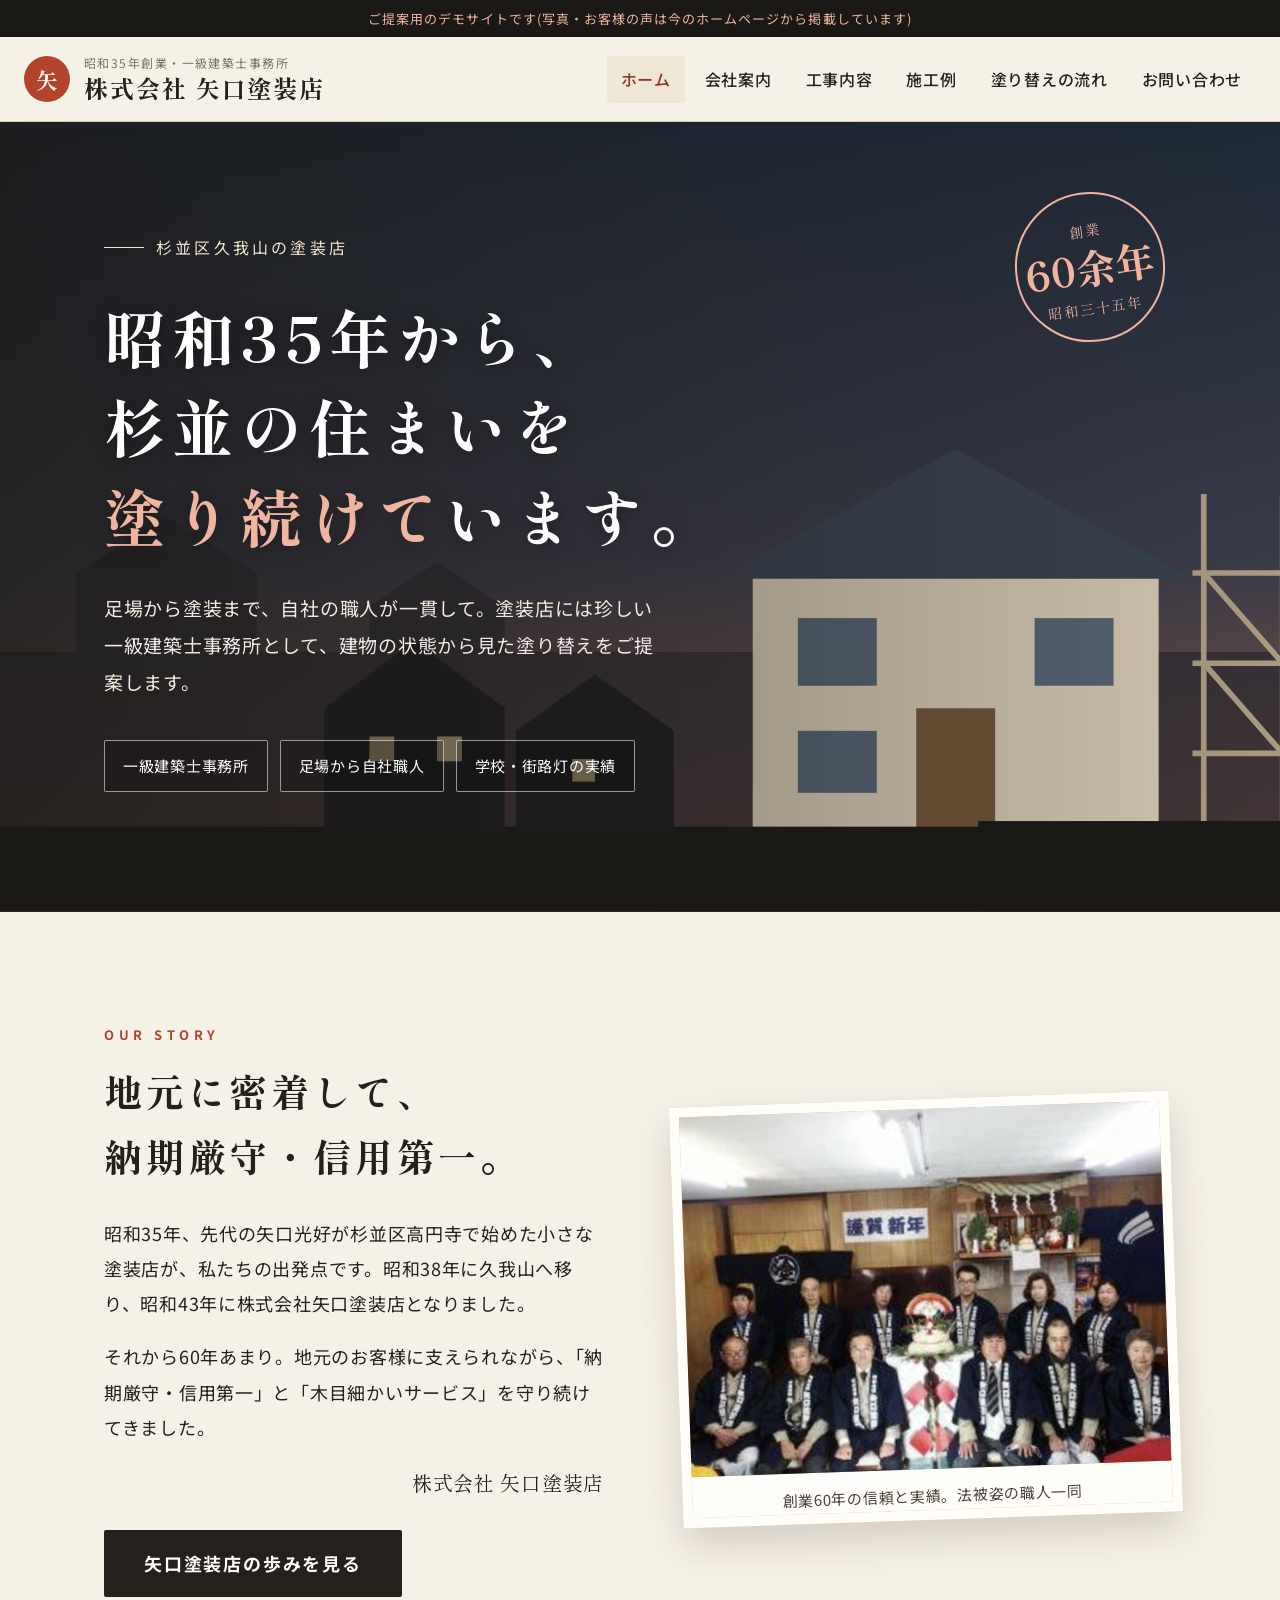
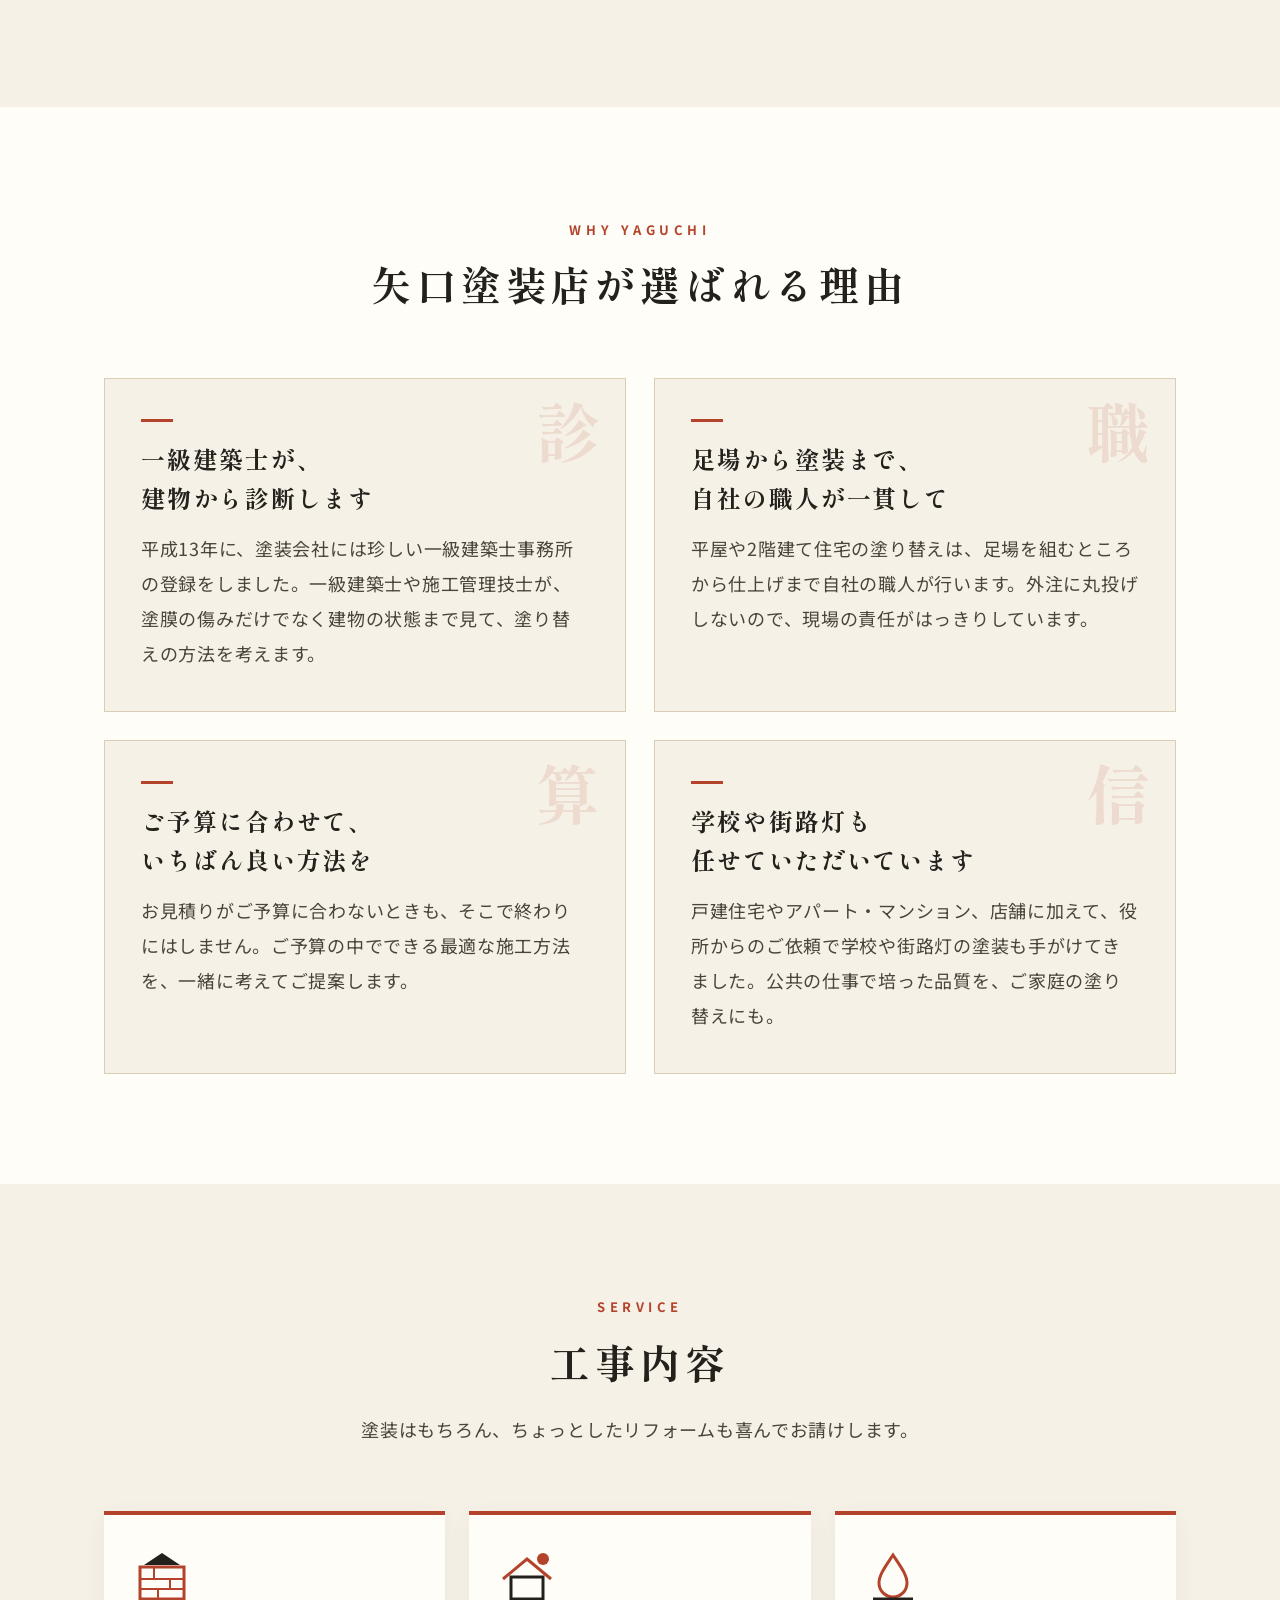
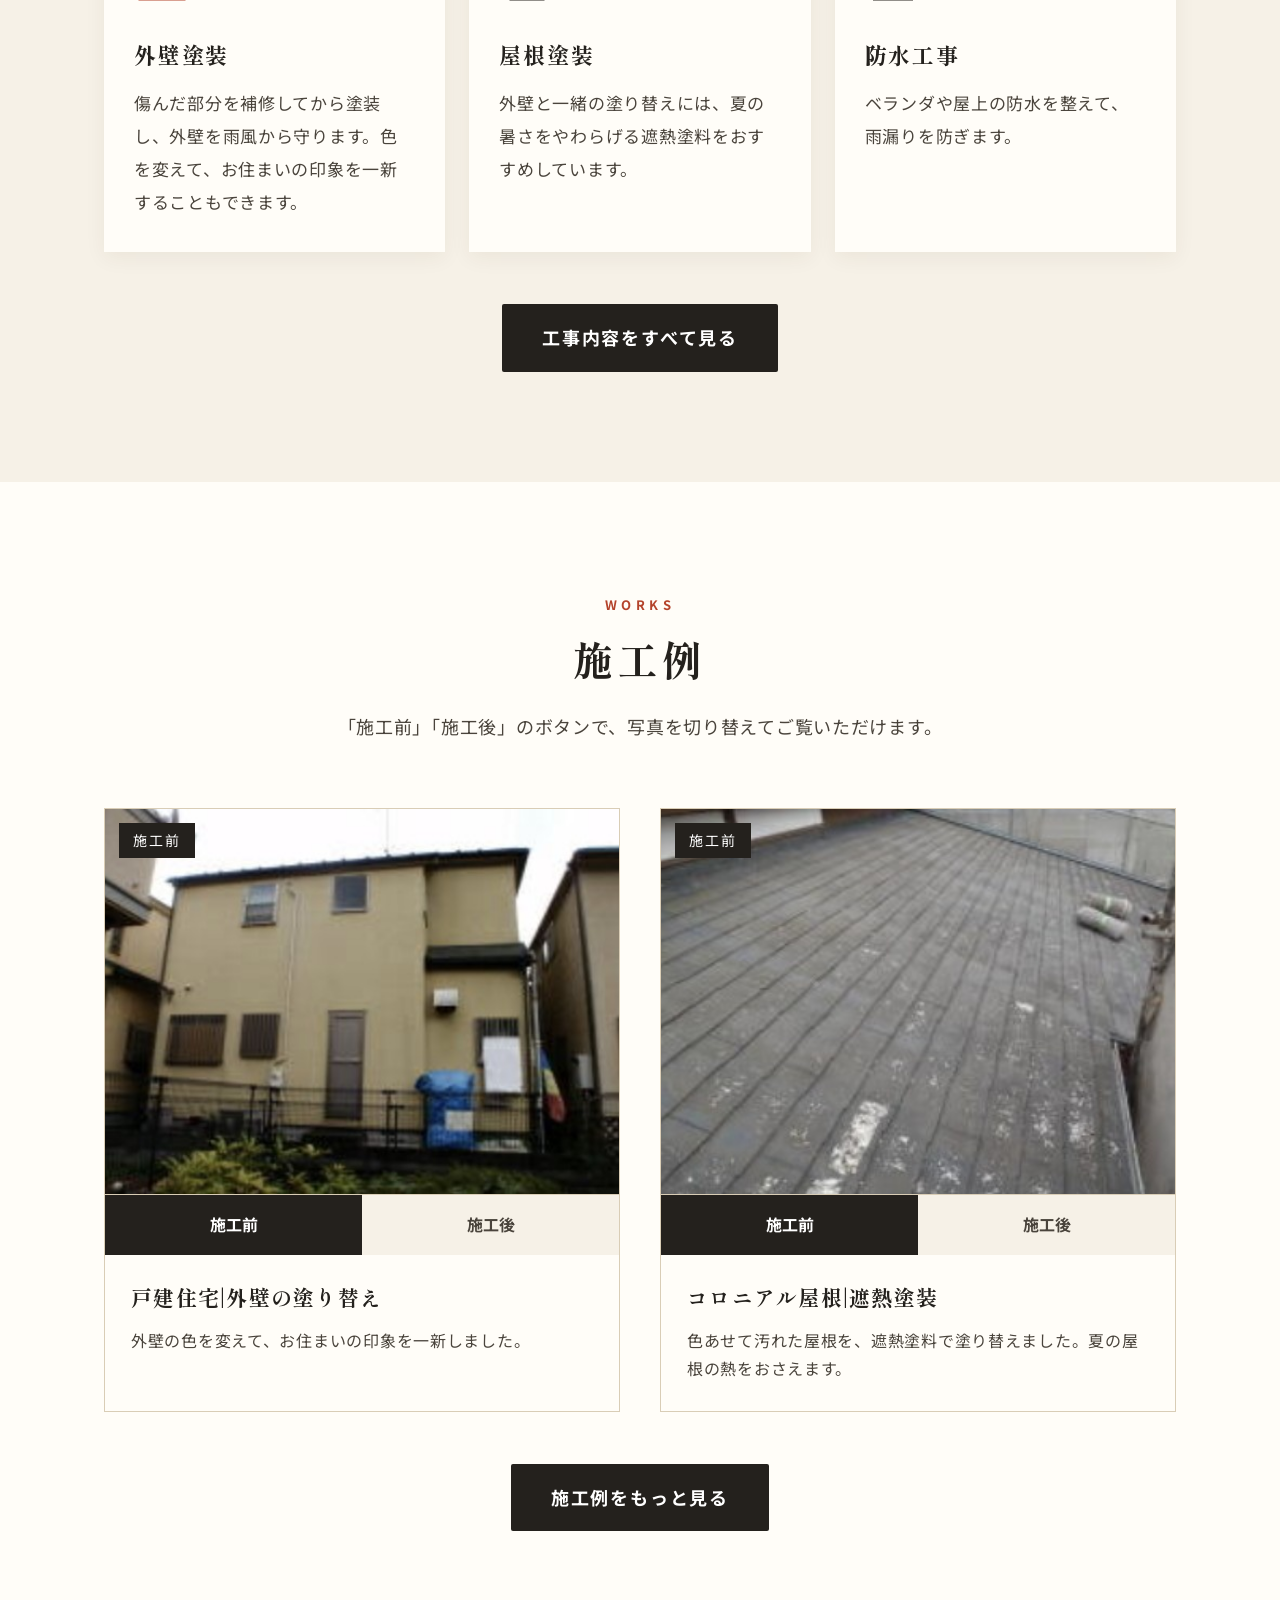
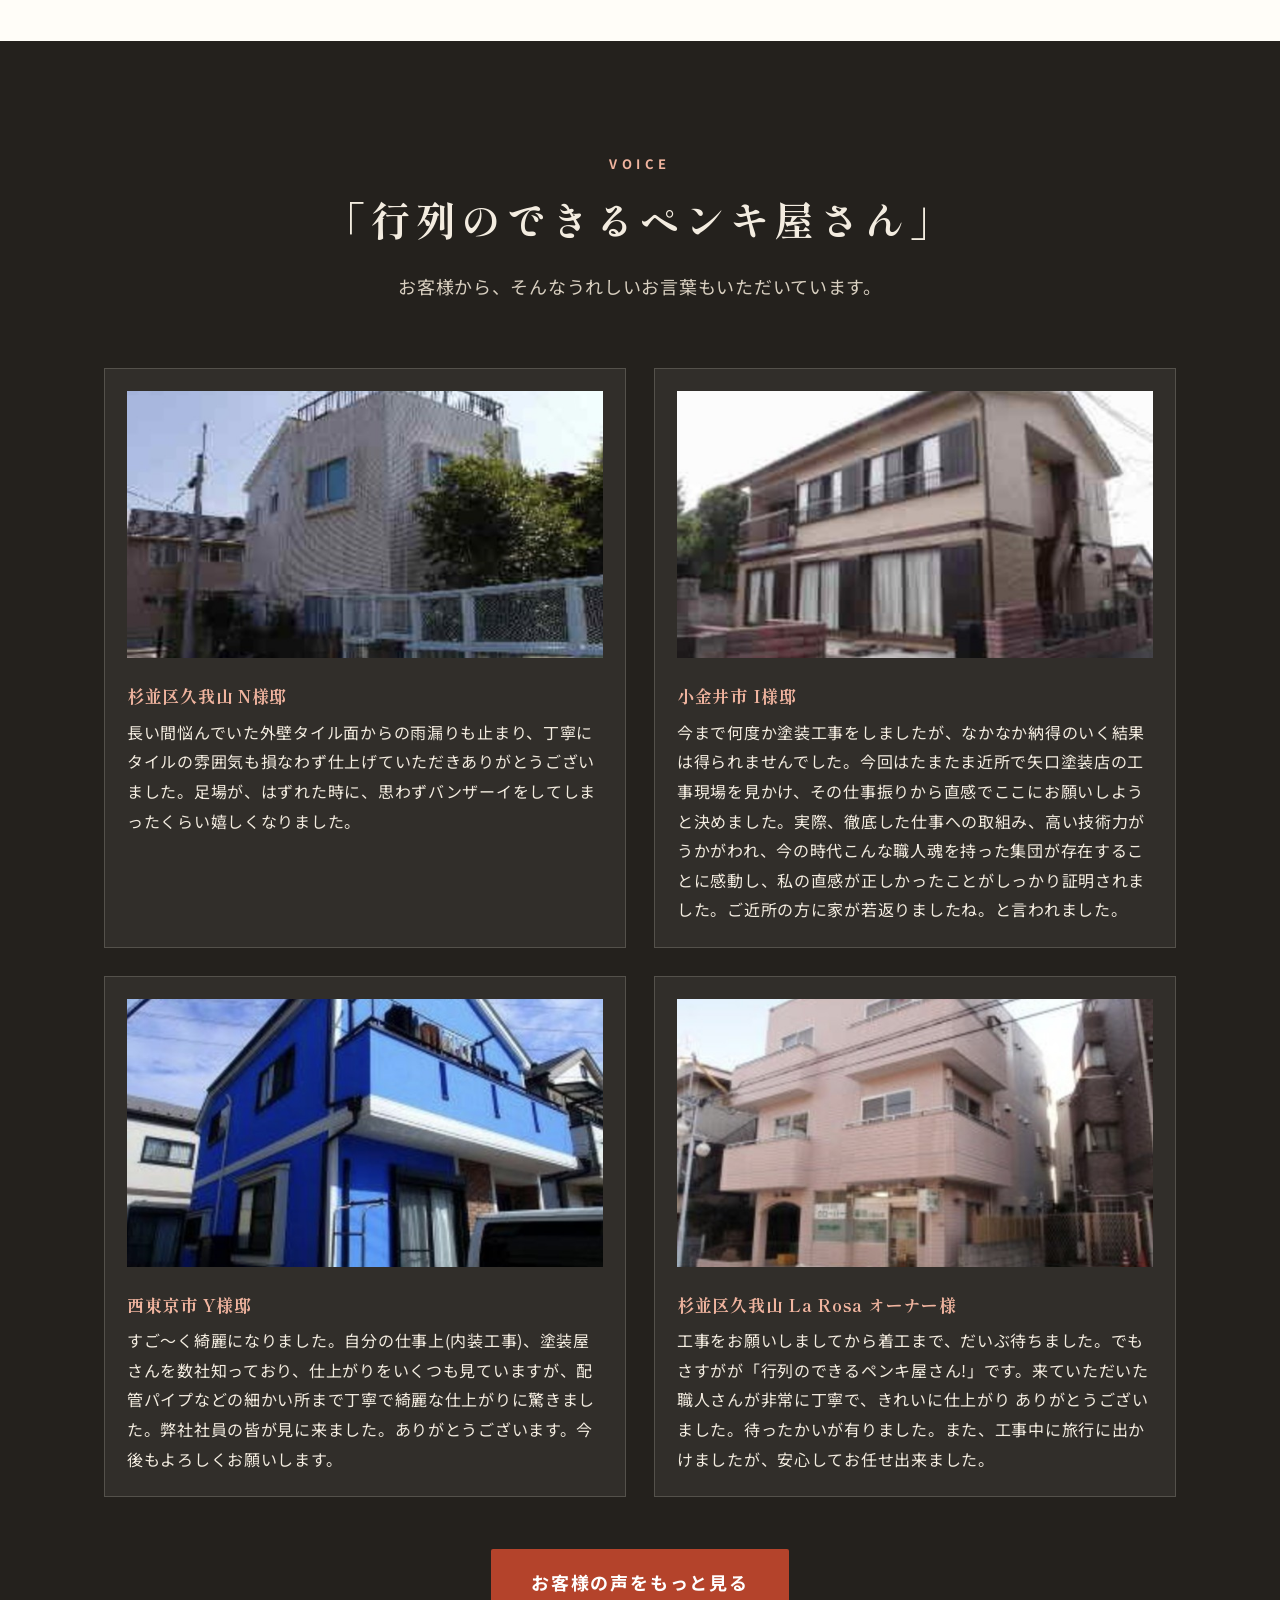
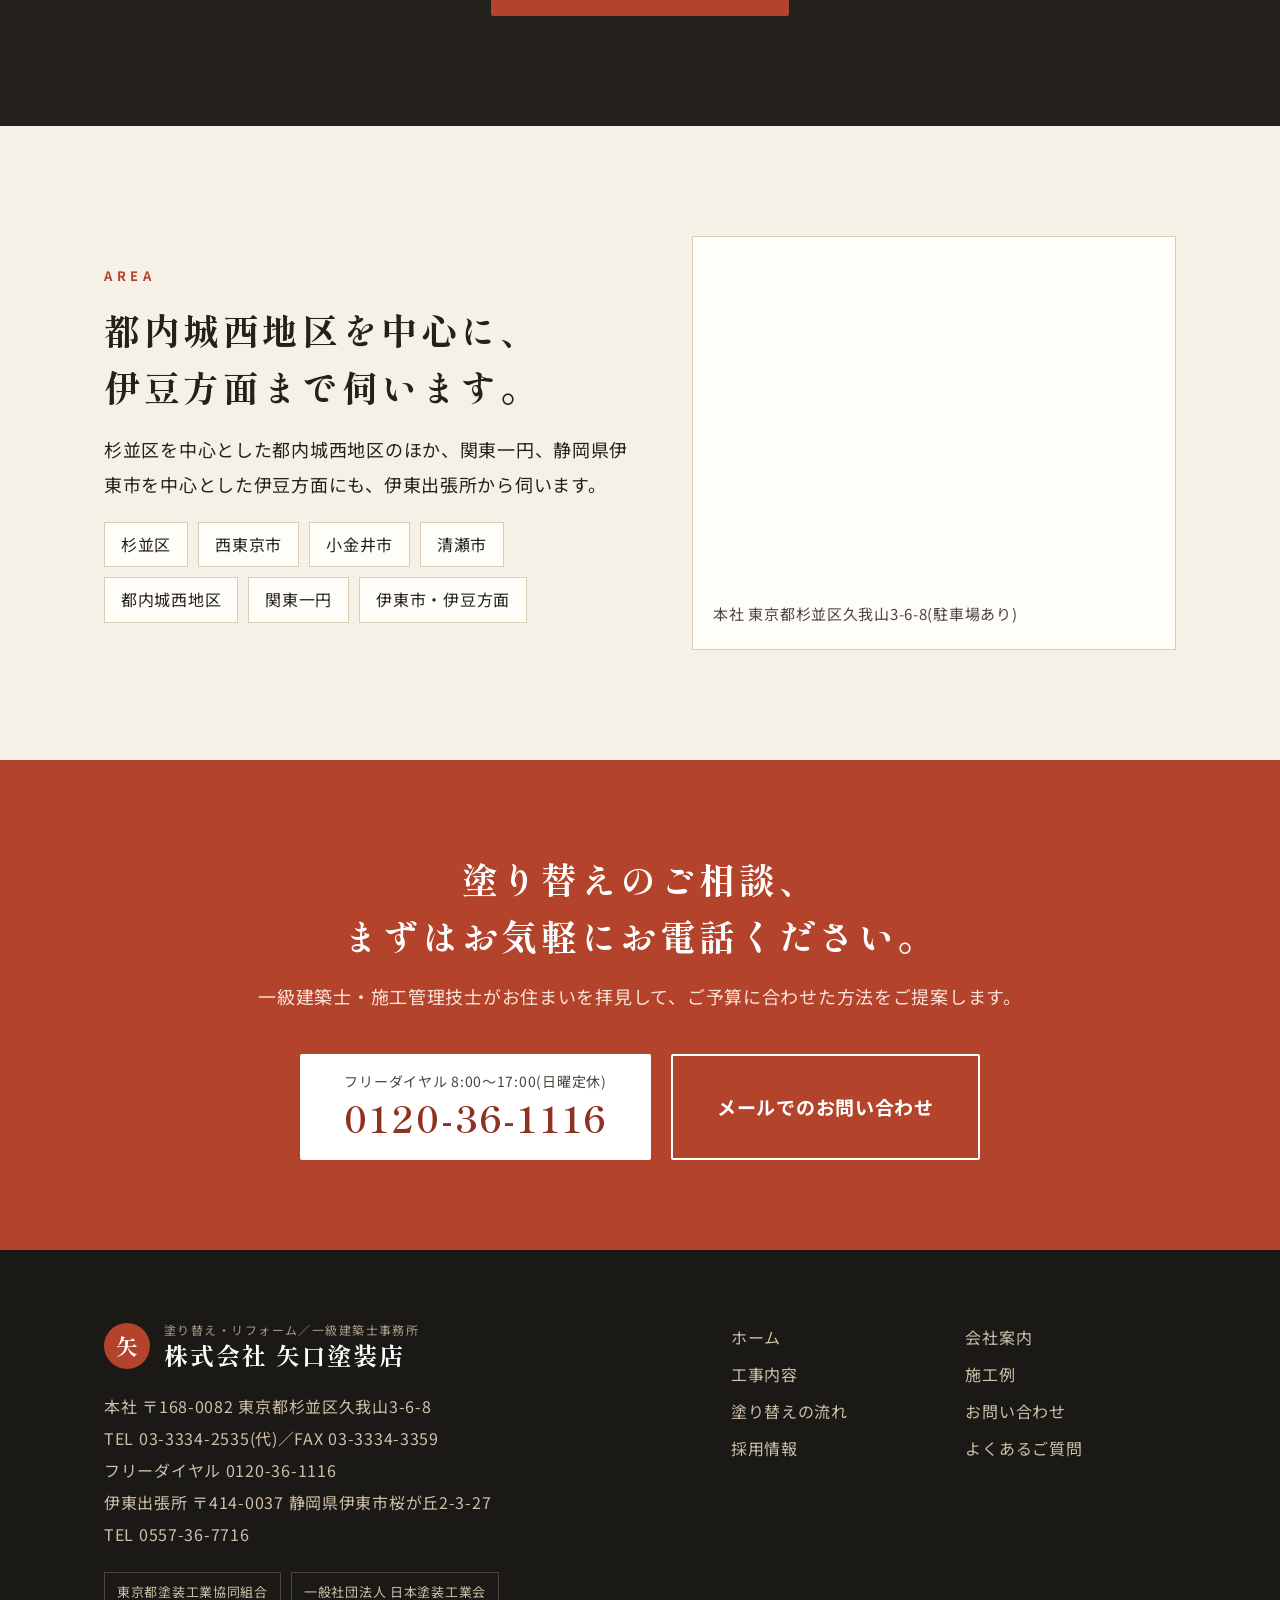
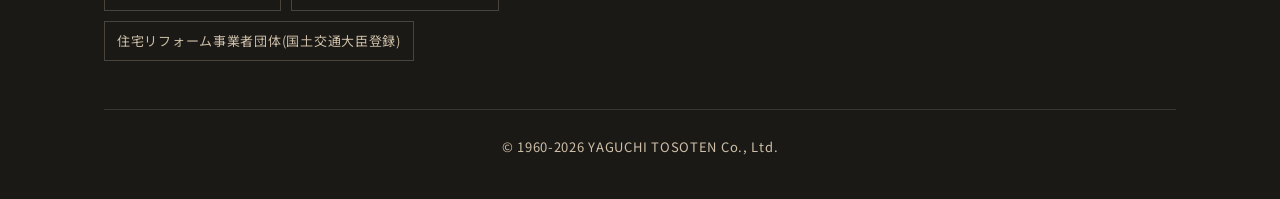
<file: index.html>
<!doctype html>
<html lang="ja">
<head>
<meta charset="utf-8">
<meta name="viewport" content="width=device-width,initial-scale=1">
<title>株式会社矢口塗装店|杉並区久我山の外壁・屋根塗装 昭和35年創業・一級建築士事務所</title>
<meta name="description" content="杉並区久我山の矢口塗装店。昭和35年創業、塗装店には珍しい一級建築士事務所。足場から塗装まで自社職人が一貫して行い、外壁・屋根塗装、防水、リフォームまで承ります。">
<meta name="robots" content="noindex,nofollow">
<link rel="preconnect" href="https://fonts.googleapis.com">
<link rel="preconnect" href="https://fonts.gstatic.com" crossorigin>
<link href="https://fonts.googleapis.com/css2?family=Noto+Sans+JP:wght@400;500;700&family=Shippori+Mincho:wght@500;700&display=swap" rel="stylesheet">
<link rel="stylesheet" href="style.css">
<script type="application/ld+json">
{"@context":"https://schema.org","@type":"HousePainter","name":"株式会社矢口塗装店","foundingDate":"1960","telephone":"03-3334-2535","address":{"@type":"PostalAddress","postalCode":"168-0082","addressRegion":"東京都","addressLocality":"杉並区","streetAddress":"久我山3-6-8"},"openingHours":"Mo-Sa 08:00-17:00","areaServed":["杉並区","東京都城西地区","関東一円","静岡県伊東市・伊豆方面"]}
</script>
</head>
<body>
<div class="demo-ribbon">ご提案用のデモサイトです(写真・お客様の声は今のホームページから掲載しています)</div>
<header class="site-header">
  <div class="wrap">
    <a class="brand" href="index.html">
      <span class="brand-mark">矢</span>
      <span class="brand-text"><small>昭和35年創業・一級建築士事務所</small><strong>株式会社 矢口塗装店</strong></span>
    </a>
    <nav class="gnav" id="gnav" aria-label="メインメニュー"><ul><li><a href="index.html" aria-current="page">ホーム</a></li><li><a href="about.html">会社案内</a></li><li><a href="service.html">工事内容</a></li><li><a href="works.html">施工例</a></li><li><a href="flow.html">塗り替えの流れ</a></li><li><a href="contact.html">お問い合わせ</a></li></ul></nav>
    <a class="header-tel" href="tel:0120361116"><small>お電話・ご相談 8:00〜17:00(日曜定休)</small><b>0120-36-1116</b></a>
    <button class="menu-btn" id="menuBtn" aria-expanded="false" aria-controls="gnav">MENU</button>
  </div>
</header>
<main>
<section class="hero" style="padding:0">
  <div class="hero-art"><svg viewBox="0 0 1600 700" preserveAspectRatio="xMidYMid slice" aria-hidden="true">
<defs>
 <linearGradient id="sky" x1="0" y1="0" x2="0" y2="1">
  <stop offset="0" stop-color="#1e2a3a"/><stop offset=".55" stop-color="#3d3f4f"/><stop offset="1" stop-color="#a5624a"/>
 </linearGradient>
 <linearGradient id="fade" x1="0" y1="0" x2="1" y2="0">
  <stop offset="0" stop-color="#1b1916" stop-opacity=".88"/><stop offset=".55" stop-color="#1b1916" stop-opacity=".35"/><stop offset="1" stop-color="#1b1916" stop-opacity="0"/>
 </linearGradient>
</defs>
<rect width="1600" height="700" fill="url(#sky)"/>

<g fill="#2a2a33" opacity=".7">
 <path d="M0 470 L80 470 L80 420 L140 380 L200 420 L200 470 L300 470 L300 400 L380 350 L460 400 L460 470 L560 470 L560 430 L620 390 L680 430 L680 470 L1600 470 L1600 700 L0 700Z"/>
</g>
<g>
 <!-- 主役の家 -->
 <rect x="900" y="400" width="360" height="230" fill="#e9dcc3"/>
 <path d="M870 405 L1080 290 L1290 405 Z" fill="#3b4656"/>
 <rect x="940" y="440" width="70" height="60" fill="#5b6b7d"/><rect x="1150" y="440" width="70" height="60" fill="#5b6b7d"/>
 <rect x="1045" y="520" width="70" height="110" fill="#7a5a3c"/>
 <rect x="940" y="540" width="70" height="55" fill="#5b6b7d"/>
 <!-- 足場 -->
 <g stroke="#c9b896" stroke-width="5" opacity=".9">
  <line x1="1300" y1="330" x2="1300" y2="630"/><line x1="1370" y1="330" x2="1370" y2="630"/>
  <line x1="1290" y1="400" x2="1380" y2="400"/><line x1="1290" y1="480" x2="1380" y2="480"/><line x1="1290" y1="560" x2="1380" y2="560"/>
  <line x1="1300" y1="400" x2="1370" y2="480"/><line x1="1300" y1="480" x2="1370" y2="560"/>
 </g>
 <rect x="1100" y="620" width="500" height="80" fill="#1b1916"/>
 <rect x="0" y="625" width="1600" height="75" fill="#1b1916"/>
 <!-- 手前の家並み -->
 <g fill="#1f1e22">
  <path d="M520 630 L520 520 L600 460 L680 520 L680 630Z"/>
  <path d="M690 630 L690 540 L760 490 L830 540 L830 630Z"/>
  <path d="M1420 630 L1420 510 L1510 450 L1600 510 L1600 630Z"/>
 </g>
 <g fill="#f3d9a6" opacity=".8">
  <rect x="560" y="545" width="22" height="22"/><rect x="620" y="545" width="22" height="22"/>
  <rect x="740" y="565" width="20" height="20"/><rect x="1460" y="540" width="24" height="24"/>
 </g>
</g>
<rect width="1600" height="700" fill="url(#fade)"/>
</svg></div>
  <div class="wrap">
    <span class="hero-kicker">杉並区久我山の塗装店</span>
    <h1>昭和35年から、<br>杉並の住まいを<br><em>塗り続けて</em>います。</h1>
    <p class="lead">足場から塗装まで、自社の職人が一貫して。塗装店には珍しい一級建築士事務所として、建物の状態から見た塗り替えをご提案します。</p>
    <div class="hero-badges"><span>一級建築士事務所</span><span>足場から自社職人</span><span>学校・街路灯の実績</span></div>
  </div>
  <div class="hero-seal"><div><span>創業</span><b>60余年</b><span>昭和三十五年</span></div></div>
</section>

<section>
  <div class="wrap intro">
    <div>
      <span class="sec-head" style="display:block;text-align:left;margin:0"><span class="en">OUR STORY</span></span>
      <h2>地元に密着して、<br>納期厳守・信用第一。</h2>
      <p>昭和35年、先代の矢口光好が杉並区高円寺で始めた小さな塗装店が、私たちの出発点です。昭和38年に久我山へ移り、昭和43年に株式会社矢口塗装店となりました。</p>
      <p>それから60年あまり。地元のお客様に支えられながら、「納期厳守・信用第一」と「木目細かいサービス」を守り続けてきました。</p>
      <p class="sign">株式会社 矢口塗装店</p>
      <p style="margin-top:28px"><a class="btn" href="about.html">矢口塗装店の歩みを見る</a></p>
    </div>
    <figure class="photo tilt">
      <img src="img/group.jpg" alt="法被姿の矢口塗装店の職人一同">
      <figcaption>創業60年の信頼と実績。法被姿の職人一同</figcaption>
    </figure>
  </div>
</section>

<section class="sec-alt">
  <div class="wrap">
    <div class="sec-head"><span class="en">WHY YAGUCHI</span><h2>矢口塗装店が選ばれる理由</h2></div>
    <div class="points">
      <div class="point"><span class="kanji">診</span><h3>一級建築士が、<br>建物から診断します</h3><p>平成13年に、塗装会社には珍しい一級建築士事務所の登録をしました。一級建築士や施工管理技士が、塗膜の傷みだけでなく建物の状態まで見て、塗り替えの方法を考えます。</p></div>
      <div class="point"><span class="kanji">職</span><h3>足場から塗装まで、<br>自社の職人が一貫して</h3><p>平屋や2階建て住宅の塗り替えは、足場を組むところから仕上げまで自社の職人が行います。外注に丸投げしないので、現場の責任がはっきりしています。</p></div>
      <div class="point"><span class="kanji">算</span><h3>ご予算に合わせて、<br>いちばん良い方法を</h3><p>お見積りがご予算に合わないときも、そこで終わりにはしません。ご予算の中でできる最適な施工方法を、一緒に考えてご提案します。</p></div>
      <div class="point"><span class="kanji">信</span><h3>学校や街路灯も<br>任せていただいています</h3><p>戸建住宅やアパート・マンション、店舗に加えて、役所からのご依頼で学校や街路灯の塗装も手がけてきました。公共の仕事で培った品質を、ご家庭の塗り替えにも。</p></div>
    </div>
  </div>
</section>

<section>
  <div class="wrap">
    <div class="sec-head"><span class="en">SERVICE</span><h2>工事内容</h2><p>塗装はもちろん、ちょっとしたリフォームも喜んでお請けします。</p></div>
    <div class="services">
      <div class="service"><svg class="ico" viewBox="0 0 56 56"><rect x="6" y="18" width="44" height="32" fill="none" stroke="#b4432b" stroke-width="3"/><path d="M6 30h44M6 40h44M20 18v12M36 30v10M24 40v10" stroke="#b4432b" stroke-width="2"/><path d="M28 4l18 12H10z" fill="#24211d"/></svg><h3>外壁塗装</h3><p>傷んだ部分を補修してから塗装し、外壁を雨風から守ります。色を変えて、お住まいの印象を一新することもできます。</p></div>
      <div class="service"><svg class="ico" viewBox="0 0 56 56"><path d="M4 30L28 10l24 20" fill="none" stroke="#b4432b" stroke-width="3"/><rect x="12" y="28" width="32" height="22" fill="none" stroke="#24211d" stroke-width="3"/><circle cx="44" cy="10" r="6" fill="#b4432b"/></svg><h3>屋根塗装</h3><p>外壁と一緒の塗り替えには、夏の暑さをやわらげる遮熱塗料をおすすめしています。</p></div>
      <div class="service"><svg class="ico" viewBox="0 0 56 56"><path d="M28 6c8 12 14 20 14 28a14 14 0 01-28 0c0-8 6-16 14-28z" fill="none" stroke="#b4432b" stroke-width="3"/><path d="M8 50h40" stroke="#24211d" stroke-width="3"/></svg><h3>防水工事</h3><p>ベランダや屋上の防水を整えて、雨漏りを防ぎます。</p></div>
    </div>
    <p class="center"><a class="btn" href="service.html">工事内容をすべて見る</a></p>
  </div>
</section>

<section class="sec-alt">
  <div class="wrap">
    <div class="sec-head"><span class="en">WORKS</span><h2>施工例</h2><p>「施工前」「施工後」のボタンで、写真を切り替えてご覧いただけます。</p></div>
    <div class="works">
<article class="work">
  <div class="ba" data-ba>
    <img class="before" src="img/w1-before.jpg" alt="戸建住宅 外壁の塗り替え 施工前" loading="lazy">
    <img class="after" src="img/w1-after.jpg" alt="戸建住宅 外壁の塗り替え 施工後" loading="lazy">
    <span class="ba-label">施工前</span>
  </div>
  <div class="ba-switch"><button type="button" aria-pressed="true" data-v="0">施工前</button><button type="button" aria-pressed="false" data-v="1">施工後</button></div>
  <div class="work-body">
    <h3>戸建住宅|外壁の塗り替え</h3>
    <p>外壁の色を変えて、お住まいの印象を一新しました。</p>
  </div>
</article>
<article class="work">
  <div class="ba" data-ba>
    <img class="before" src="img/col-before.jpg" alt="コロニアル屋根 遮熱塗装 施工前" loading="lazy">
    <img class="after" src="img/col-after.jpg" alt="コロニアル屋根 遮熱塗装 施工後" loading="lazy">
    <span class="ba-label">施工前</span>
  </div>
  <div class="ba-switch"><button type="button" aria-pressed="true" data-v="0">施工前</button><button type="button" aria-pressed="false" data-v="1">施工後</button></div>
  <div class="work-body">
    <h3>コロニアル屋根|遮熱塗装</h3>
    <p>色あせて汚れた屋根を、遮熱塗料で塗り替えました。夏の屋根の熱をおさえます。</p>
  </div>
</article>
    </div>
    <p class="center"><a class="btn" href="works.html">施工例をもっと見る</a></p>
  </div>
</section>

<section class="sec-dark">
  <div class="wrap">
    <div class="sec-head"><span class="en">VOICE</span><h2>「行列のできるペンキ屋さん」</h2><p>お客様から、そんなうれしいお言葉もいただいています。</p></div>
    <div class="voices">
<article class="voice">
  <img src="img/v-n.jpg" alt="杉並区久我山 N様邸" loading="lazy">
  <div><p class="who">杉並区久我山 N様邸</p><p>長い間悩んでいた外壁タイル面からの雨漏りも止まり、丁寧にタイルの雰囲気も損なわず仕上げていただきありがとうございました。足場が、はずれた時に、思わずバンザーイをしてしまったくらい嬉しくなりました。</p></div>
</article>
<article class="voice">
  <img src="img/v-koganei.jpg" alt="小金井市 I様邸" loading="lazy">
  <div><p class="who">小金井市 I様邸</p><p>今まで何度か塗装工事をしましたが、なかなか納得のいく結果は得られませんでした。今回はたまたま近所で矢口塗装店の工事現場を見かけ、その仕事振りから直感でここにお願いしようと決めました。実際、徹底した仕事への取組み、高い技術力がうかがわれ、今の時代こんな職人魂を持った集団が存在することに感動し、私の直感が正しかったことがしっかり証明されました。ご近所の方に家が若返りましたね。と言われました。</p></div>
</article>
<article class="voice">
  <img src="img/v-y.jpg" alt="西東京市 Y様邸" loading="lazy">
  <div><p class="who">西東京市 Y様邸</p><p>すご〜く綺麗になりました。自分の仕事上(内装工事)、塗装屋さんを数社知っており、仕上がりをいくつも見ていますが、配管パイプなどの細かい所まで丁寧で綺麗な仕上がりに驚きました。弊社社員の皆が見に来ました。ありがとうございます。今後もよろしくお願いします。</p></div>
</article>
<article class="voice">
  <img src="img/v-larosa.jpg" alt="杉並区久我山 La Rosa オーナー様" loading="lazy">
  <div><p class="who">杉並区久我山 La Rosa オーナー様</p><p>工事をお願いしましてから着工まで、だいぶ待ちました。でもさすがが「行列のできるペンキ屋さん!」です。来ていただいた職人さんが非常に丁寧で、きれいに仕上がり ありがとうございました。待ったかいが有りました。また、工事中に旅行に出かけましたが、安心してお任せ出来ました。</p></div>
</article>
    </div>
    <p class="center"><a class="btn" style="background:var(--shu)" href="works.html#voice">お客様の声をもっと見る</a></p>
  </div>
</section>

<section>
  <div class="wrap area">
    <div>
      <span class="sec-head" style="display:block;text-align:left;margin:0"><span class="en">AREA</span></span>
      <h2 style="font-family:var(--mincho);font-size:clamp(26px,3.2vw,36px);letter-spacing:.1em;line-height:1.6;margin-bottom:16px">都内城西地区を中心に、<br>伊豆方面まで伺います。</h2>
      <p>杉並区を中心とした都内城西地区のほか、関東一円、静岡県伊東市を中心とした伊豆方面にも、伊東出張所から伺います。</p>
      <ul><li>杉並区</li><li>西東京市</li><li>小金井市</li><li>清瀬市</li><li>都内城西地区</li><li>関東一円</li><li>伊東市・伊豆方面</li></ul>
    </div>
    <div class="map-box">
      <iframe title="矢口塗装店の地図" src="https://maps.google.com/maps?q=%E6%9D%B1%E4%BA%AC%E9%83%BD%E6%9D%89%E4%B8%A6%E5%8C%BA%E4%B9%85%E6%88%91%E5%B1%B13-6-8&z=15&output=embed" style="width:100%;height:320px;border:0" loading="lazy"></iframe>
      <p style="font-size:15px;margin-top:12px;color:var(--ink-2)">本社 東京都杉並区久我山3-6-8(駐車場あり)</p>
    </div>
  </div>
</section>
<section class="cta">
  <div class="wrap">
    <h2>塗り替えのご相談、<br>まずはお気軽にお電話ください。</h2>
    <p>一級建築士・施工管理技士がお住まいを拝見して、ご予算に合わせた方法をご提案します。</p>
    <div class="cta-row">
      <a class="btn-tel" href="tel:0120361116"><small>フリーダイヤル 8:00〜17:00(日曜定休)</small><b>0120-36-1116</b></a>
      <a class="btn-line" href="contact.html">メールでのお問い合わせ</a>
    </div>
  </div>
</section>
</main>
<footer class="site-footer">
  <div class="wrap">
    <div class="footer-grid">
      <div>
        <a class="brand" href="index.html" style="color:inherit">
          <span class="brand-mark">矢</span>
          <span class="brand-text"><small style="color:#a99d8a">塗り替え・リフォーム／一級建築士事務所</small><strong>株式会社 矢口塗装店</strong></span>
        </a>
        <address>
          本社 〒168-0082 東京都杉並区久我山3-6-8<br>
          TEL 03-3334-2535(代)／FAX 03-3334-3359<br>
          フリーダイヤル 0120-36-1116<br>
          伊東出張所 〒414-0037 静岡県伊東市桜が丘2-3-27<br>
          TEL 0557-36-7716
        </address>
        <div class="assoc"><span>東京都塗装工業協同組合</span><span>一般社団法人 日本塗装工業会</span><span>住宅リフォーム事業者団体(国土交通大臣登録)</span></div>
      </div>
      <div>
        <ul class="footer-nav">
          <li><a href="index.html">ホーム</a></li><li><a href="about.html">会社案内</a></li><li><a href="service.html">工事内容</a></li><li><a href="works.html">施工例</a></li><li><a href="flow.html">塗り替えの流れ</a></li><li><a href="contact.html">お問い合わせ</a></li>
          <li><a href="about.html#recruit">採用情報</a></li>
          <li><a href="flow.html#faq">よくあるご質問</a></li>
        </ul>
      </div>
    </div>
    <p class="copy">&copy; 1960-2026 YAGUCHI TOSOTEN Co., Ltd.</p>
  </div>
</footer>
<nav class="callbar" aria-label="お問い合わせ">
  <a href="tel:0120361116"><small>8:00〜17:00 日曜定休</small>電話で相談する</a>
  <a href="contact.html"><small>24時間受付</small>メールで相談する</a>
</nav>
<script src="script.js"></script>
<!-- Cloudflare Web Analytics --><script defer src='https://static.cloudflareinsights.com/beacon.min.js' data-cf-beacon='{"token": "66a2b055c38a48da9c19547b0177c091"}'></script><!-- End Cloudflare Web Analytics -->
</body>
</html>
</file>
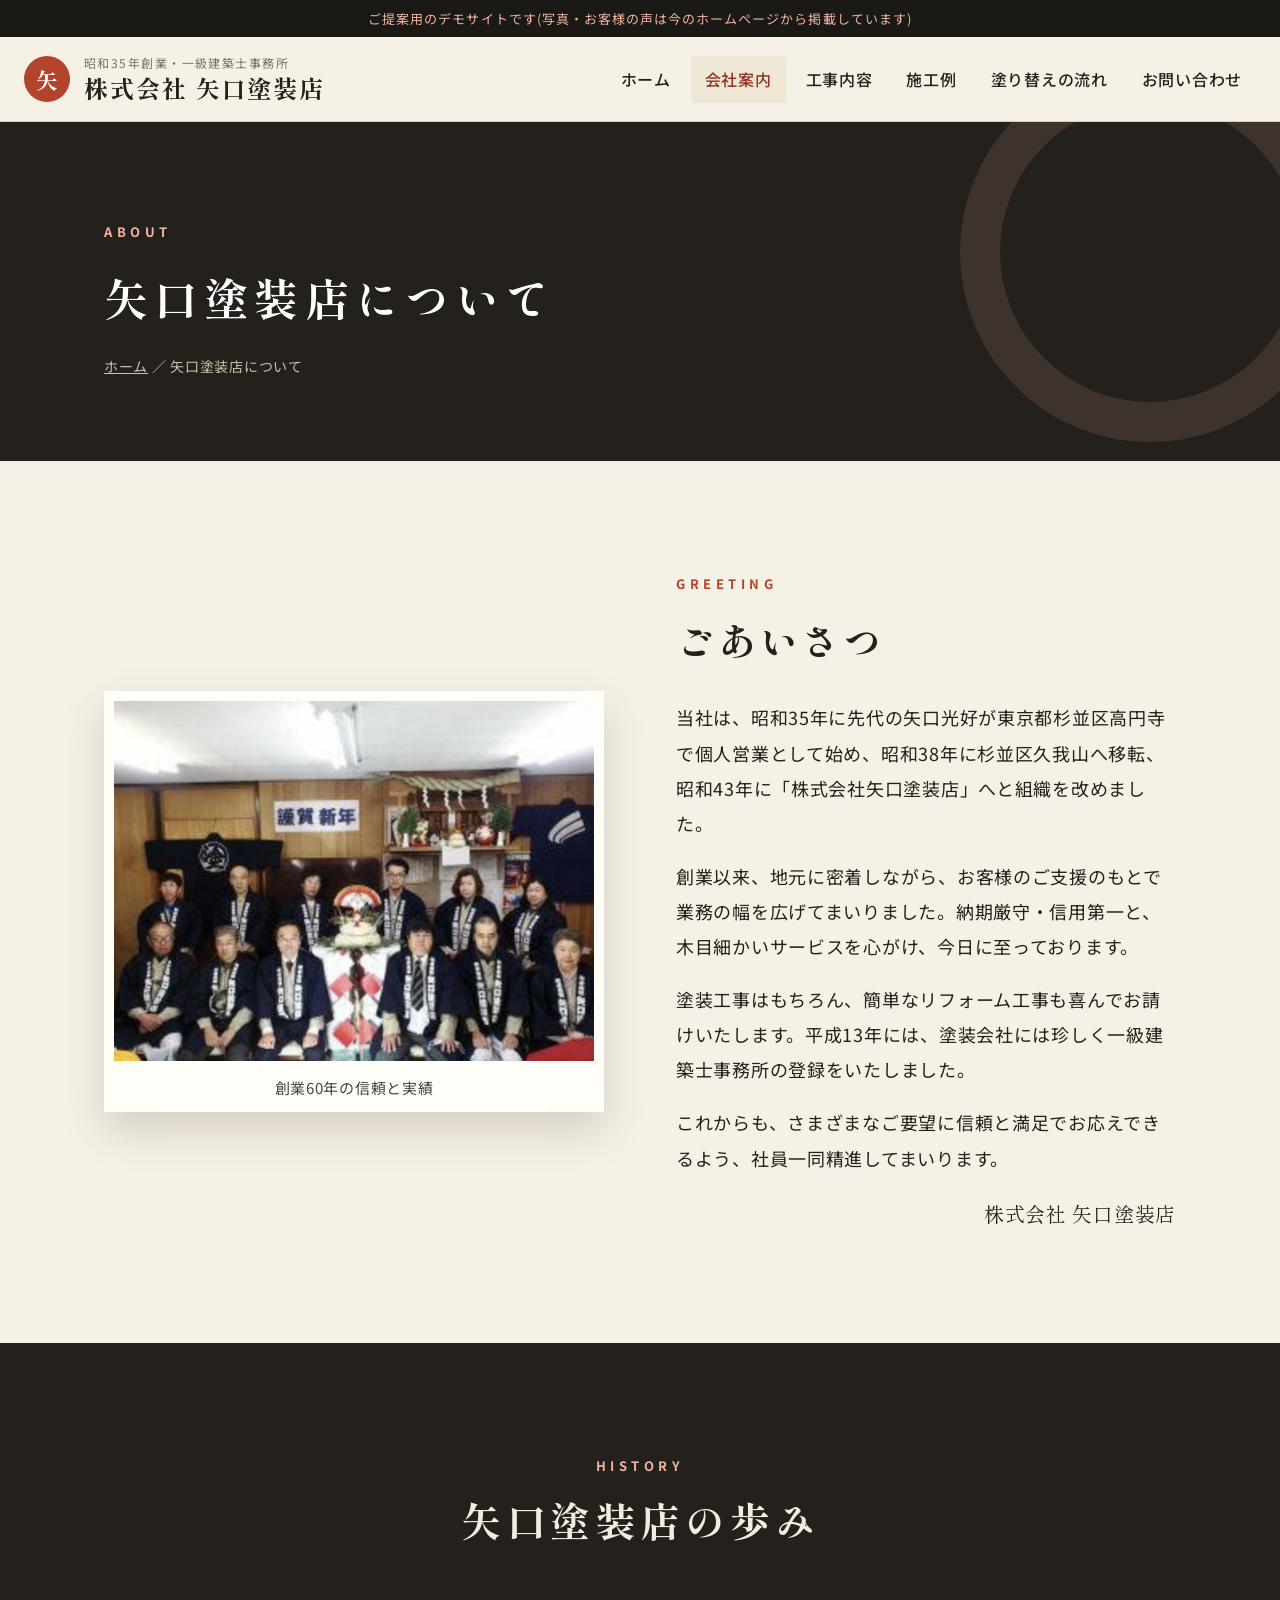
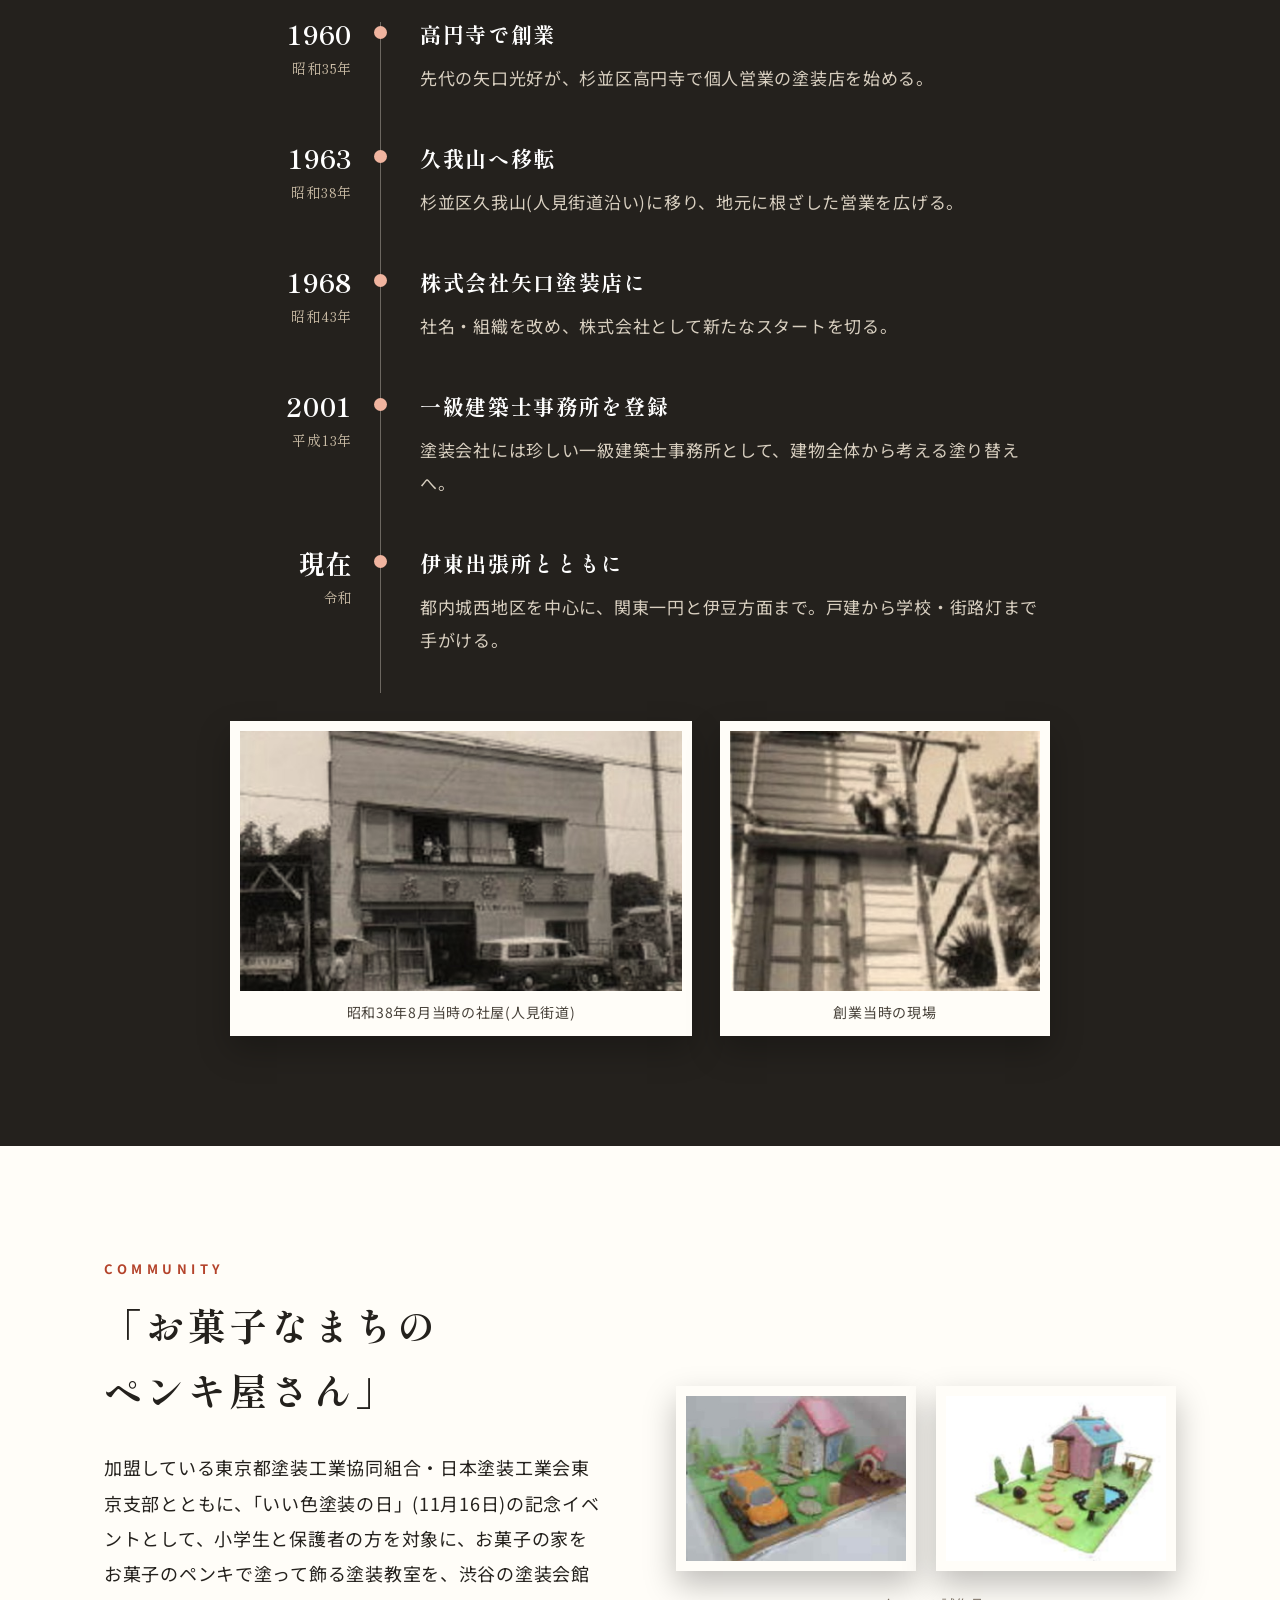
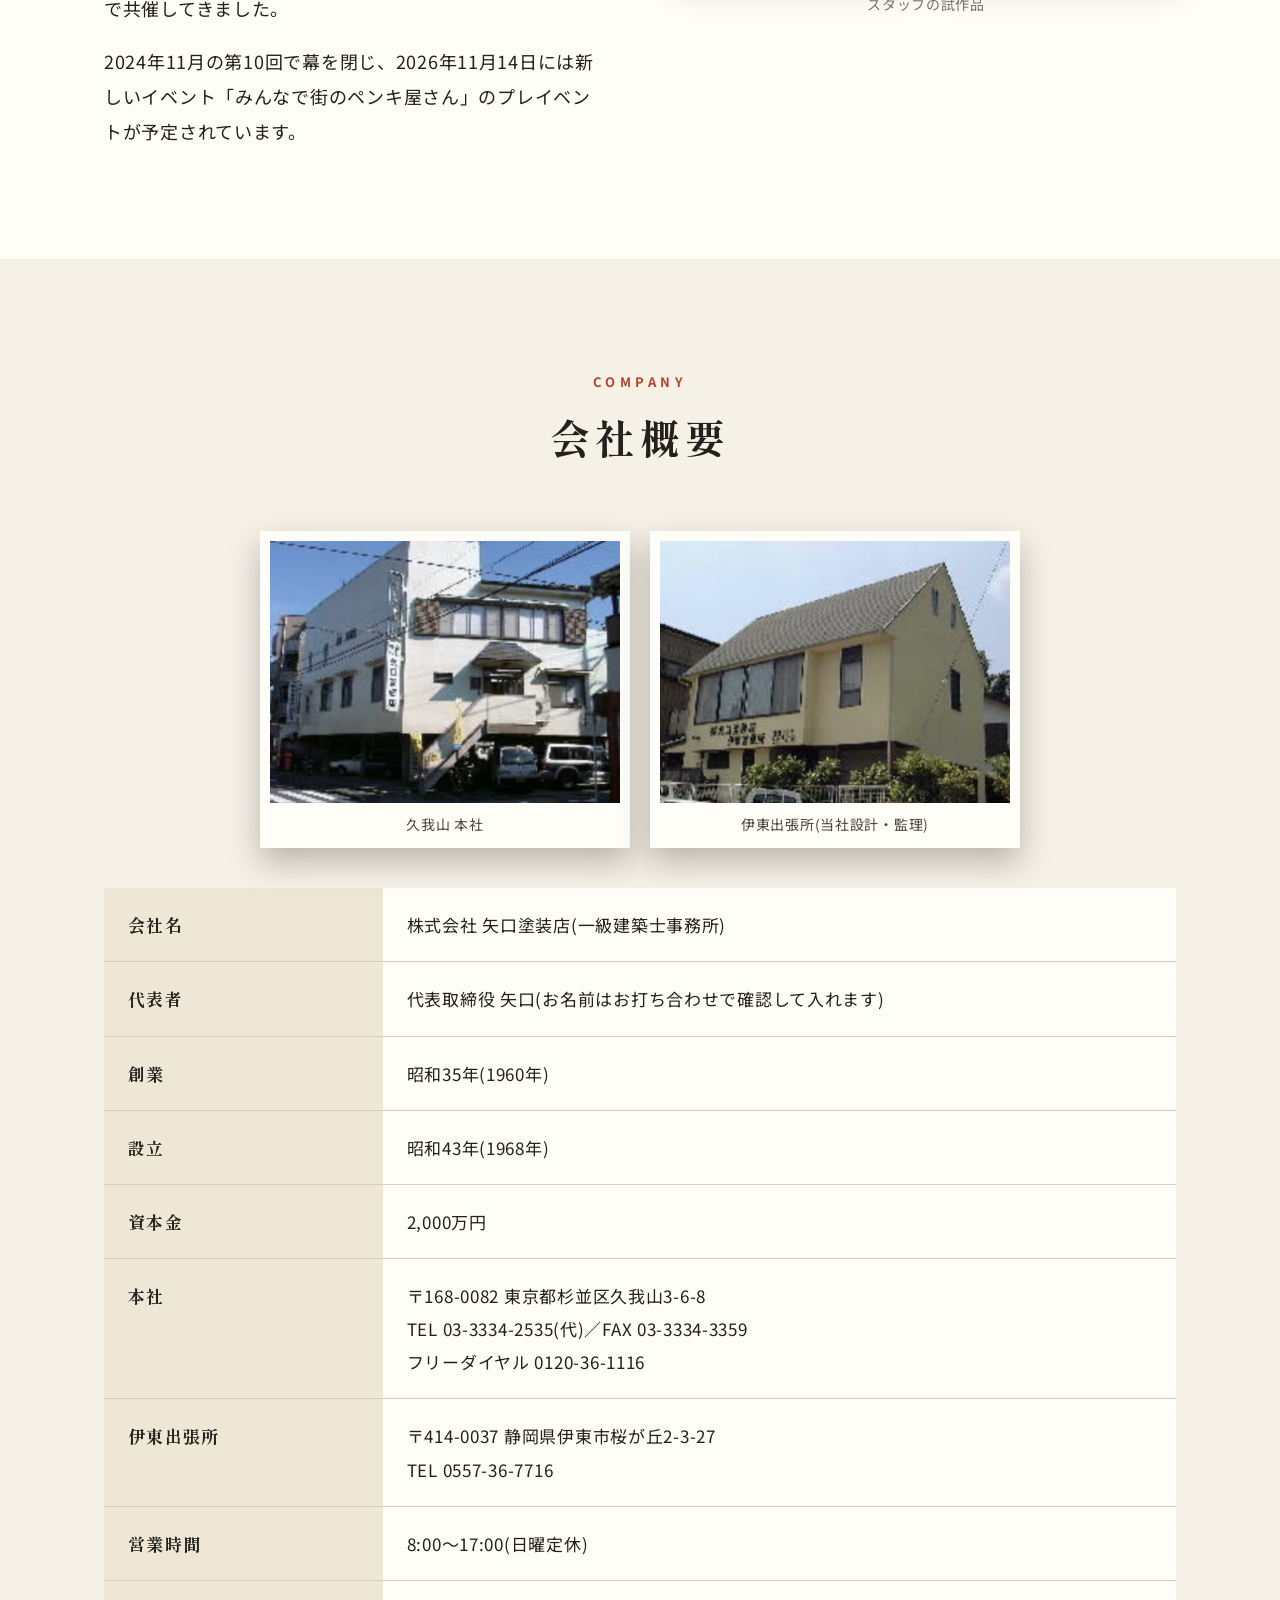
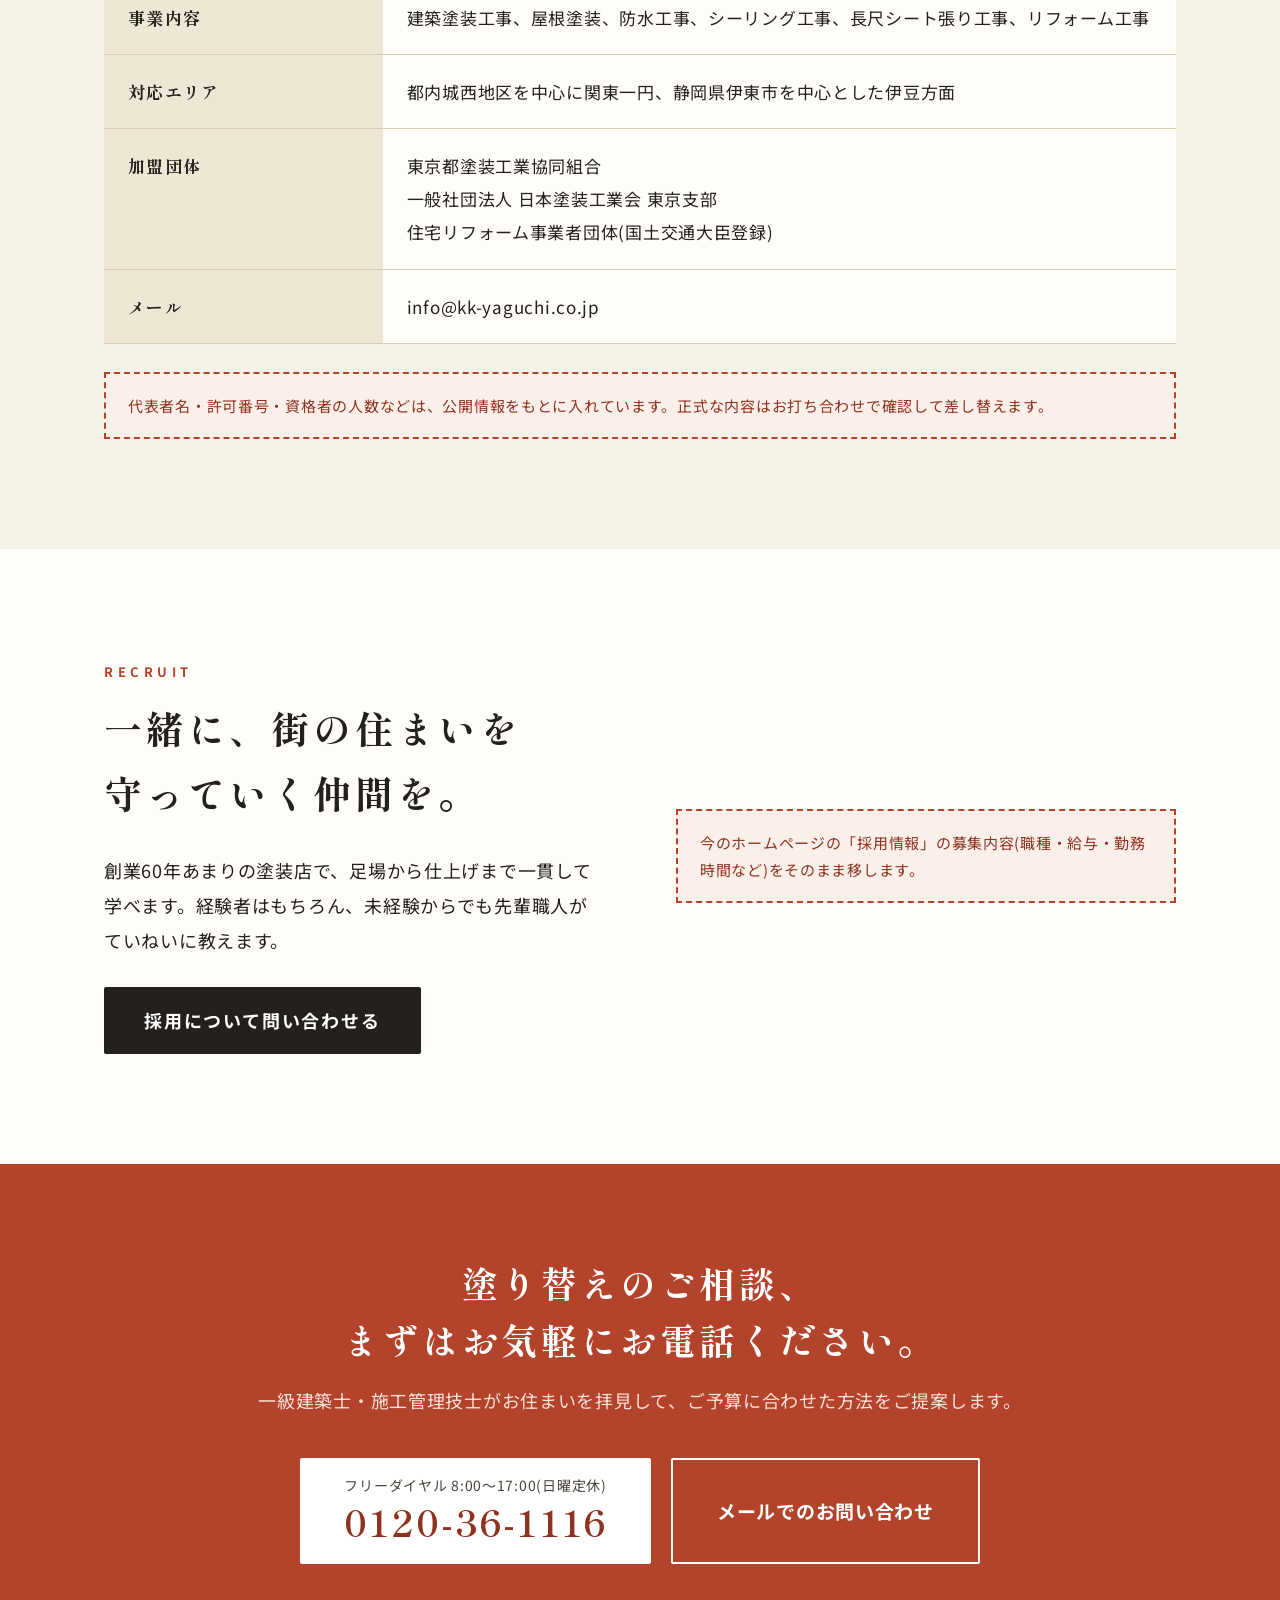
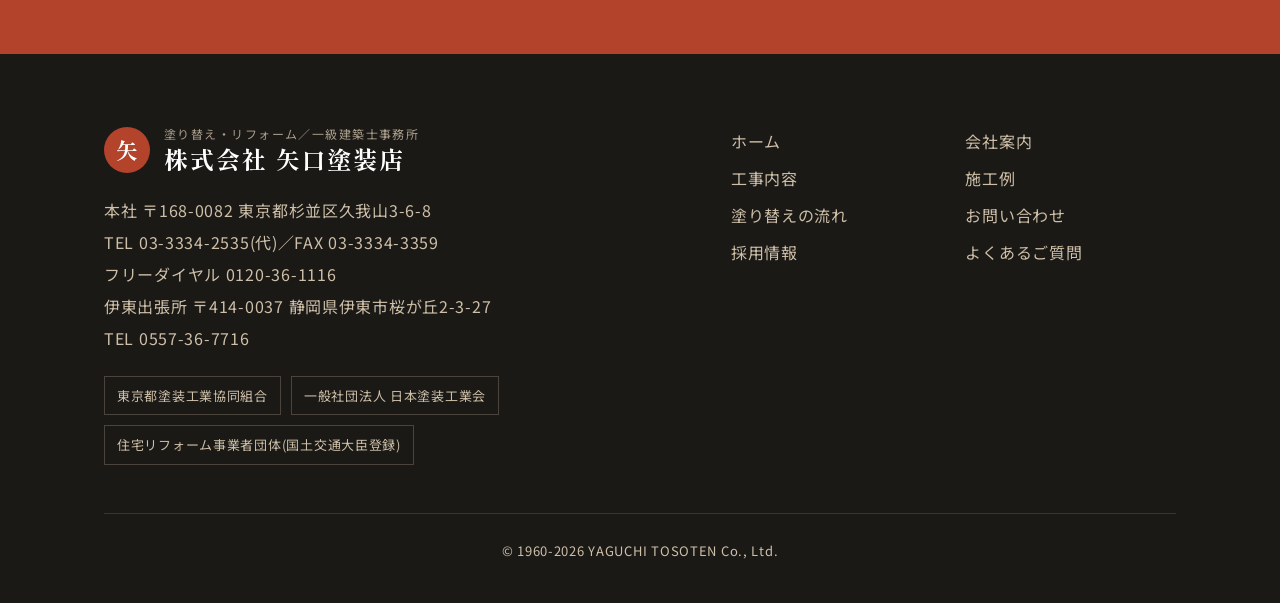
<file: about.html>
<!doctype html>
<html lang="ja">
<head>
<meta charset="utf-8">
<meta name="viewport" content="width=device-width,initial-scale=1">
<title>矢口塗装店について|ごあいさつ・歩み・会社概要|株式会社矢口塗装店</title>
<meta name="description" content="昭和35年に高円寺で創業、昭和38年に久我山へ。矢口塗装店のごあいさつ、歩み、会社概要、採用情報。">
<meta name="robots" content="noindex,nofollow">
<link rel="preconnect" href="https://fonts.googleapis.com">
<link rel="preconnect" href="https://fonts.gstatic.com" crossorigin>
<link href="https://fonts.googleapis.com/css2?family=Noto+Sans+JP:wght@400;500;700&family=Shippori+Mincho:wght@500;700&display=swap" rel="stylesheet">
<link rel="stylesheet" href="style.css">
<script type="application/ld+json">
{"@context":"https://schema.org","@type":"HousePainter","name":"株式会社矢口塗装店","foundingDate":"1960","telephone":"03-3334-2535","address":{"@type":"PostalAddress","postalCode":"168-0082","addressRegion":"東京都","addressLocality":"杉並区","streetAddress":"久我山3-6-8"},"openingHours":"Mo-Sa 08:00-17:00","areaServed":["杉並区","東京都城西地区","関東一円","静岡県伊東市・伊豆方面"]}
</script>
</head>
<body>
<div class="demo-ribbon">ご提案用のデモサイトです(写真・お客様の声は今のホームページから掲載しています)</div>
<header class="site-header">
  <div class="wrap">
    <a class="brand" href="index.html">
      <span class="brand-mark">矢</span>
      <span class="brand-text"><small>昭和35年創業・一級建築士事務所</small><strong>株式会社 矢口塗装店</strong></span>
    </a>
    <nav class="gnav" id="gnav" aria-label="メインメニュー"><ul><li><a href="index.html">ホーム</a></li><li><a href="about.html" aria-current="page">会社案内</a></li><li><a href="service.html">工事内容</a></li><li><a href="works.html">施工例</a></li><li><a href="flow.html">塗り替えの流れ</a></li><li><a href="contact.html">お問い合わせ</a></li></ul></nav>
    <a class="header-tel" href="tel:0120361116"><small>お電話・ご相談 8:00〜17:00(日曜定休)</small><b>0120-36-1116</b></a>
    <button class="menu-btn" id="menuBtn" aria-expanded="false" aria-controls="gnav">MENU</button>
  </div>
</header>
<main>
<div class="page-head"><div class="wrap">
  <span class="en">ABOUT</span><h1>矢口塗装店について</h1>
  <p class="crumb"><a href="index.html">ホーム</a> ／ 矢口塗装店について</p>
</div></div>
<section>
  <div class="wrap intro">
    <figure class="photo">
      <img src="img/group.jpg" alt="法被姿の矢口塗装店の職人一同">
      <figcaption>創業60年の信頼と実績</figcaption>
    </figure>
    <div>
      <span class="sec-head" style="display:block;text-align:left;margin:0"><span class="en">GREETING</span></span>
      <h2>ごあいさつ</h2>
      <p>当社は、昭和35年に先代の矢口光好が東京都杉並区高円寺で個人営業として始め、昭和38年に杉並区久我山へ移転、昭和43年に「株式会社矢口塗装店」へと組織を改めました。</p>
      <p>創業以来、地元に密着しながら、お客様のご支援のもとで業務の幅を広げてまいりました。納期厳守・信用第一と、木目細かいサービスを心がけ、今日に至っております。</p>
      <p>塗装工事はもちろん、簡単なリフォーム工事も喜んでお請けいたします。平成13年には、塗装会社には珍しく一級建築士事務所の登録をいたしました。</p>
      <p>これからも、さまざまなご要望に信頼と満足でお応えできるよう、社員一同精進してまいります。</p>
      <p class="sign">株式会社 矢口塗装店</p>
    </div>
  </div>
</section>

<section class="sec-dark">
  <div class="wrap">
    <div class="sec-head"><span class="en">HISTORY</span><h2>矢口塗装店の歩み</h2></div>
    <ol class="timeline">
      <li><div class="year"><b>1960</b><small>昭和35年</small></div><div><h3>高円寺で創業</h3><p>先代の矢口光好が、杉並区高円寺で個人営業の塗装店を始める。</p></div></li>
      <li><div class="year"><b>1963</b><small>昭和38年</small></div><div><h3>久我山へ移転</h3><p>杉並区久我山(人見街道沿い)に移り、地元に根ざした営業を広げる。</p></div></li>
      <li><div class="year"><b>1968</b><small>昭和43年</small></div><div><h3>株式会社矢口塗装店に</h3><p>社名・組織を改め、株式会社として新たなスタートを切る。</p></div></li>
      <li><div class="year"><b>2001</b><small>平成13年</small></div><div><h3>一級建築士事務所を登録</h3><p>塗装会社には珍しい一級建築士事務所として、建物全体から考える塗り替えへ。</p></div></li>
      <li><div class="year"><b>現在</b><small>令和</small></div><div><h3>伊東出張所とともに</h3><p>都内城西地区を中心に、関東一円と伊豆方面まで。戸建から学校・街路灯まで手がける。</p></div></li>
    </ol>
    <div class="history-photos">
      <figure><img src="img/shaoku1963.jpg" alt="昭和38年8月当時の社屋"><figcaption>昭和38年8月当時の社屋(人見街道)</figcaption></figure>
      <figure><img src="img/ashiba-old.jpg" alt="創業当時の足場での作業風景"><figcaption>創業当時の現場</figcaption></figure>
    </div>
  </div>
</section>

<section class="sec-alt">
  <div class="wrap intro">
    <div>
      <span class="sec-head" style="display:block;text-align:left;margin:0"><span class="en">COMMUNITY</span></span>
      <h2>「お菓子なまちの<br>ペンキ屋さん」</h2>
      <p>加盟している東京都塗装工業協同組合・日本塗装工業会東京支部とともに、「いい色塗装の日」(11月16日)の記念イベントとして、小学生と保護者の方を対象に、お菓子の家をお菓子のペンキで塗って飾る塗装教室を、渋谷の塗装会館で共催してきました。</p>
      <p>2024年11月の第10回で幕を閉じ、2026年11月14日には新しいイベント「みんなで街のペンキ屋さん」のプレイベントが予定されています。</p>
    </div>
    <div class="duo">
      <figure><img src="img/okashi1.jpg" alt="お菓子の家の試作品"></figure>
      <figure><img src="img/okashi2.jpg" alt="お菓子の家の試作品"></figure>
      <p class="duo-cap">スタッフの試作品</p>
    </div>
  </div>
</section>

<section>
  <div class="wrap">
    <div class="sec-head"><span class="en">COMPANY</span><h2>会社概要</h2></div>
    <div class="duo office">
      <figure><img src="img/honsha.jpg" alt="久我山の本社"><figcaption>久我山 本社</figcaption></figure>
      <figure><img src="img/ito.jpg" alt="伊東出張所"><figcaption>伊東出張所(当社設計・監理)</figcaption></figure>
    </div>
    <table class="info">
      <tr><th>会社名</th><td>株式会社 矢口塗装店(一級建築士事務所)</td></tr>
      <tr><th>代表者</th><td>代表取締役 矢口(お名前はお打ち合わせで確認して入れます)</td></tr>
      <tr><th>創業</th><td>昭和35年(1960年)</td></tr>
      <tr><th>設立</th><td>昭和43年(1968年)</td></tr>
      <tr><th>資本金</th><td>2,000万円</td></tr>
      <tr><th>本社</th><td>〒168-0082 東京都杉並区久我山3-6-8<br>TEL 03-3334-2535(代)／FAX 03-3334-3359<br>フリーダイヤル 0120-36-1116</td></tr>
      <tr><th>伊東出張所</th><td>〒414-0037 静岡県伊東市桜が丘2-3-27<br>TEL 0557-36-7716</td></tr>
      <tr><th>営業時間</th><td>8:00〜17:00(日曜定休)</td></tr>
      <tr><th>事業内容</th><td>建築塗装工事、屋根塗装、防水工事、シーリング工事、長尺シート張り工事、リフォーム工事</td></tr>
      <tr><th>対応エリア</th><td>都内城西地区を中心に関東一円、静岡県伊東市を中心とした伊豆方面</td></tr>
      <tr><th>加盟団体</th><td>東京都塗装工業協同組合<br>一般社団法人 日本塗装工業会 東京支部<br>住宅リフォーム事業者団体(国土交通大臣登録)</td></tr>
      <tr><th>メール</th><td>info@kk-yaguchi.co.jp</td></tr>
    </table>
    <p class="demo-note">代表者名・許可番号・資格者の人数などは、公開情報をもとに入れています。正式な内容はお打ち合わせで確認して差し替えます。</p>
  </div>
</section>

<section class="sec-alt" id="recruit">
  <div class="wrap intro">
    <div>
      <span class="sec-head" style="display:block;text-align:left;margin:0"><span class="en">RECRUIT</span></span>
      <h2>一緒に、街の住まいを<br>守っていく仲間を。</h2>
      <p>創業60年あまりの塗装店で、足場から仕上げまで一貫して学べます。経験者はもちろん、未経験からでも先輩職人がていねいに教えます。</p>
      <p style="margin-top:28px"><a class="btn" href="contact.html">採用について問い合わせる</a></p>
    </div>
    <div class="demo-note" style="margin:0">今のホームページの「採用情報」の募集内容(職種・給与・勤務時間など)をそのまま移します。</div>
  </div>
</section>
<section class="cta">
  <div class="wrap">
    <h2>塗り替えのご相談、<br>まずはお気軽にお電話ください。</h2>
    <p>一級建築士・施工管理技士がお住まいを拝見して、ご予算に合わせた方法をご提案します。</p>
    <div class="cta-row">
      <a class="btn-tel" href="tel:0120361116"><small>フリーダイヤル 8:00〜17:00(日曜定休)</small><b>0120-36-1116</b></a>
      <a class="btn-line" href="contact.html">メールでのお問い合わせ</a>
    </div>
  </div>
</section>
</main>
<footer class="site-footer">
  <div class="wrap">
    <div class="footer-grid">
      <div>
        <a class="brand" href="index.html" style="color:inherit">
          <span class="brand-mark">矢</span>
          <span class="brand-text"><small style="color:#a99d8a">塗り替え・リフォーム／一級建築士事務所</small><strong>株式会社 矢口塗装店</strong></span>
        </a>
        <address>
          本社 〒168-0082 東京都杉並区久我山3-6-8<br>
          TEL 03-3334-2535(代)／FAX 03-3334-3359<br>
          フリーダイヤル 0120-36-1116<br>
          伊東出張所 〒414-0037 静岡県伊東市桜が丘2-3-27<br>
          TEL 0557-36-7716
        </address>
        <div class="assoc"><span>東京都塗装工業協同組合</span><span>一般社団法人 日本塗装工業会</span><span>住宅リフォーム事業者団体(国土交通大臣登録)</span></div>
      </div>
      <div>
        <ul class="footer-nav">
          <li><a href="index.html">ホーム</a></li><li><a href="about.html">会社案内</a></li><li><a href="service.html">工事内容</a></li><li><a href="works.html">施工例</a></li><li><a href="flow.html">塗り替えの流れ</a></li><li><a href="contact.html">お問い合わせ</a></li>
          <li><a href="about.html#recruit">採用情報</a></li>
          <li><a href="flow.html#faq">よくあるご質問</a></li>
        </ul>
      </div>
    </div>
    <p class="copy">&copy; 1960-2026 YAGUCHI TOSOTEN Co., Ltd.</p>
  </div>
</footer>
<nav class="callbar" aria-label="お問い合わせ">
  <a href="tel:0120361116"><small>8:00〜17:00 日曜定休</small>電話で相談する</a>
  <a href="contact.html"><small>24時間受付</small>メールで相談する</a>
</nav>
<script src="script.js"></script>
<!-- Cloudflare Web Analytics --><script defer src='https://static.cloudflareinsights.com/beacon.min.js' data-cf-beacon='{"token": "66a2b055c38a48da9c19547b0177c091"}'></script><!-- End Cloudflare Web Analytics -->
</body>
</html>
</file>
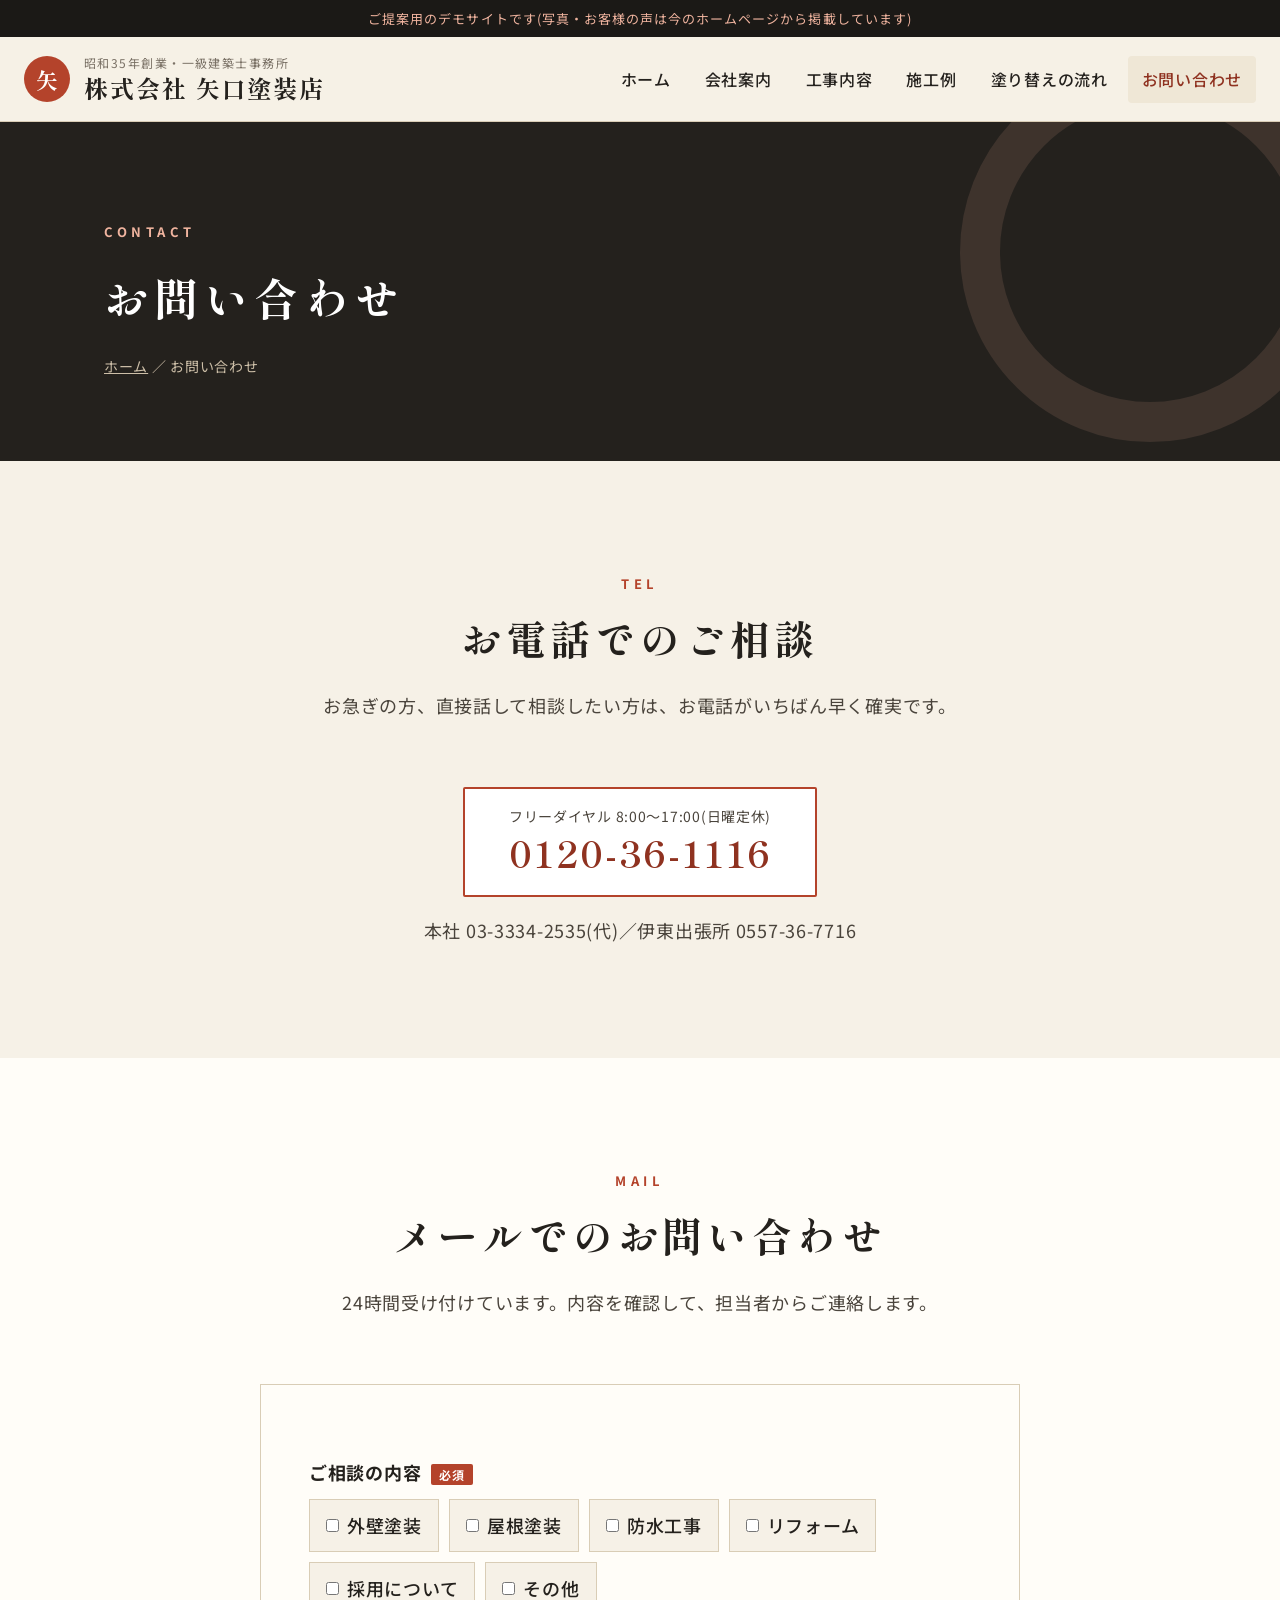
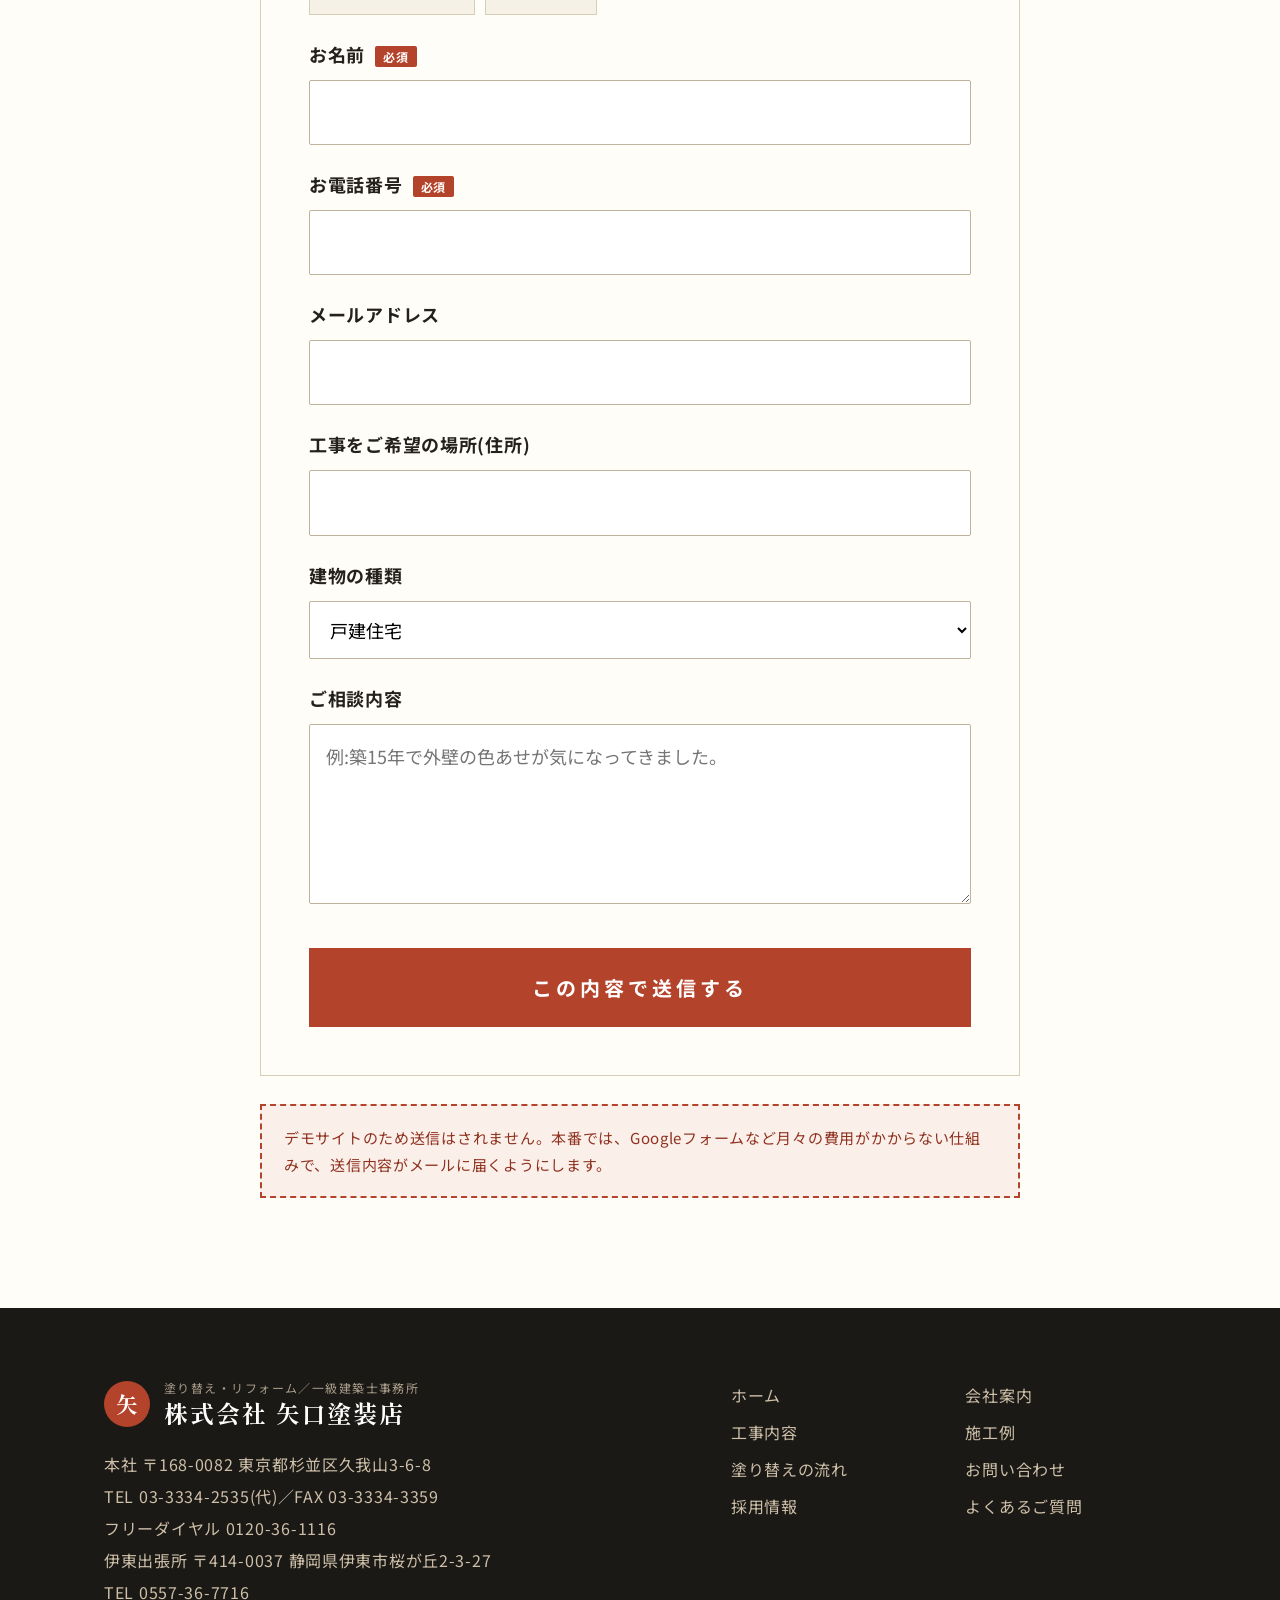
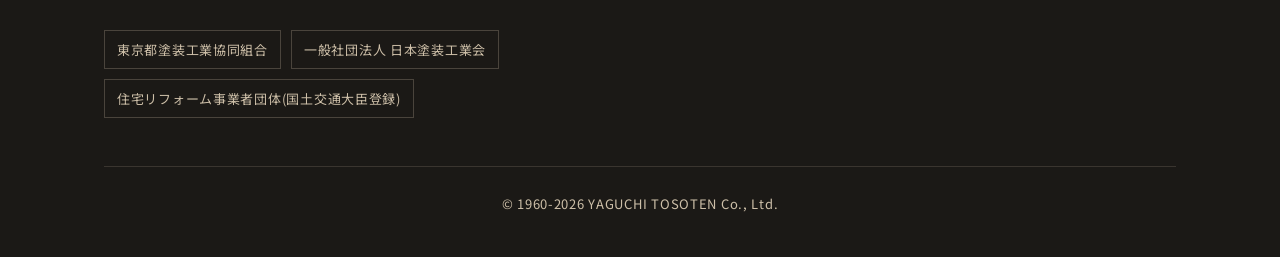
<file: contact.html>
<!doctype html>
<html lang="ja">
<head>
<meta charset="utf-8">
<meta name="viewport" content="width=device-width,initial-scale=1">
<title>お問い合わせ|株式会社矢口塗装店</title>
<meta name="description" content="外壁・屋根塗装のご相談はフリーダイヤル0120-36-1116、またはメールフォームから。">
<meta name="robots" content="noindex,nofollow">
<link rel="preconnect" href="https://fonts.googleapis.com">
<link rel="preconnect" href="https://fonts.gstatic.com" crossorigin>
<link href="https://fonts.googleapis.com/css2?family=Noto+Sans+JP:wght@400;500;700&family=Shippori+Mincho:wght@500;700&display=swap" rel="stylesheet">
<link rel="stylesheet" href="style.css">
<script type="application/ld+json">
{"@context":"https://schema.org","@type":"HousePainter","name":"株式会社矢口塗装店","foundingDate":"1960","telephone":"03-3334-2535","address":{"@type":"PostalAddress","postalCode":"168-0082","addressRegion":"東京都","addressLocality":"杉並区","streetAddress":"久我山3-6-8"},"openingHours":"Mo-Sa 08:00-17:00","areaServed":["杉並区","東京都城西地区","関東一円","静岡県伊東市・伊豆方面"]}
</script>
</head>
<body>
<div class="demo-ribbon">ご提案用のデモサイトです(写真・お客様の声は今のホームページから掲載しています)</div>
<header class="site-header">
  <div class="wrap">
    <a class="brand" href="index.html">
      <span class="brand-mark">矢</span>
      <span class="brand-text"><small>昭和35年創業・一級建築士事務所</small><strong>株式会社 矢口塗装店</strong></span>
    </a>
    <nav class="gnav" id="gnav" aria-label="メインメニュー"><ul><li><a href="index.html">ホーム</a></li><li><a href="about.html">会社案内</a></li><li><a href="service.html">工事内容</a></li><li><a href="works.html">施工例</a></li><li><a href="flow.html">塗り替えの流れ</a></li><li><a href="contact.html" aria-current="page">お問い合わせ</a></li></ul></nav>
    <a class="header-tel" href="tel:0120361116"><small>お電話・ご相談 8:00〜17:00(日曜定休)</small><b>0120-36-1116</b></a>
    <button class="menu-btn" id="menuBtn" aria-expanded="false" aria-controls="gnav">MENU</button>
  </div>
</header>
<main>
<div class="page-head"><div class="wrap">
  <span class="en">CONTACT</span><h1>お問い合わせ</h1>
  <p class="crumb"><a href="index.html">ホーム</a> ／ お問い合わせ</p>
</div></div>
<section>
  <div class="wrap">
    <div class="sec-head"><span class="en">TEL</span><h2>お電話でのご相談</h2><p>お急ぎの方、直接話して相談したい方は、お電話がいちばん早く確実です。</p></div>
    <div style="text-align:center">
      <a class="btn-tel" style="border:2px solid var(--shu)" href="tel:0120361116"><small>フリーダイヤル 8:00〜17:00(日曜定休)</small><b>0120-36-1116</b></a>
      <p style="margin-top:16px;color:var(--ink-2)">本社 03-3334-2535(代)／伊東出張所 0557-36-7716</p>
    </div>
  </div>
</section>
<section class="sec-alt">
  <div class="wrap">
    <div class="sec-head"><span class="en">MAIL</span><h2>メールでのお問い合わせ</h2><p>24時間受け付けています。内容を確認して、担当者からご連絡します。</p></div>
    <form class="form" onsubmit="event.preventDefault();alert('デモサイトのため、送信はされません。');">
      <label>ご相談の内容<span class="req">必須</span></label>
      <div class="chips">
        <label><input type="checkbox"> 外壁塗装</label><label><input type="checkbox"> 屋根塗装</label><label><input type="checkbox"> 防水工事</label>
        <label><input type="checkbox"> リフォーム</label><label><input type="checkbox"> 採用について</label><label><input type="checkbox"> その他</label>
      </div>
      <label for="n">お名前<span class="req">必須</span></label><input id="n" type="text" autocomplete="name">
      <label for="t">お電話番号<span class="req">必須</span></label><input id="t" type="tel" autocomplete="tel">
      <label for="m">メールアドレス</label><input id="m" type="email" autocomplete="email">
      <label for="a">工事をご希望の場所(住所)</label><input id="a" type="text" autocomplete="street-address">
      <label for="b">建物の種類</label>
      <select id="b"><option>戸建住宅</option><option>アパート・マンション</option><option>店舗・事務所</option><option>その他</option></select>
      <label for="q">ご相談内容</label><textarea id="q" placeholder="例:築15年で外壁の色あせが気になってきました。"></textarea>
      <button type="submit">この内容で送信する</button>
    </form>
    <p class="demo-note" style="max-width:760px;margin:28px auto 0">デモサイトのため送信はされません。本番では、Googleフォームなど月々の費用がかからない仕組みで、送信内容がメールに届くようにします。</p>
  </div>
</section>
</main>
<footer class="site-footer">
  <div class="wrap">
    <div class="footer-grid">
      <div>
        <a class="brand" href="index.html" style="color:inherit">
          <span class="brand-mark">矢</span>
          <span class="brand-text"><small style="color:#a99d8a">塗り替え・リフォーム／一級建築士事務所</small><strong>株式会社 矢口塗装店</strong></span>
        </a>
        <address>
          本社 〒168-0082 東京都杉並区久我山3-6-8<br>
          TEL 03-3334-2535(代)／FAX 03-3334-3359<br>
          フリーダイヤル 0120-36-1116<br>
          伊東出張所 〒414-0037 静岡県伊東市桜が丘2-3-27<br>
          TEL 0557-36-7716
        </address>
        <div class="assoc"><span>東京都塗装工業協同組合</span><span>一般社団法人 日本塗装工業会</span><span>住宅リフォーム事業者団体(国土交通大臣登録)</span></div>
      </div>
      <div>
        <ul class="footer-nav">
          <li><a href="index.html">ホーム</a></li><li><a href="about.html">会社案内</a></li><li><a href="service.html">工事内容</a></li><li><a href="works.html">施工例</a></li><li><a href="flow.html">塗り替えの流れ</a></li><li><a href="contact.html">お問い合わせ</a></li>
          <li><a href="about.html#recruit">採用情報</a></li>
          <li><a href="flow.html#faq">よくあるご質問</a></li>
        </ul>
      </div>
    </div>
    <p class="copy">&copy; 1960-2026 YAGUCHI TOSOTEN Co., Ltd.</p>
  </div>
</footer>
<nav class="callbar" aria-label="お問い合わせ">
  <a href="tel:0120361116"><small>8:00〜17:00 日曜定休</small>電話で相談する</a>
  <a href="contact.html"><small>24時間受付</small>メールで相談する</a>
</nav>
<script src="script.js"></script>
<!-- Cloudflare Web Analytics --><script defer src='https://static.cloudflareinsights.com/beacon.min.js' data-cf-beacon='{"token": "66a2b055c38a48da9c19547b0177c091"}'></script><!-- End Cloudflare Web Analytics -->
</body>
</html>
</file>
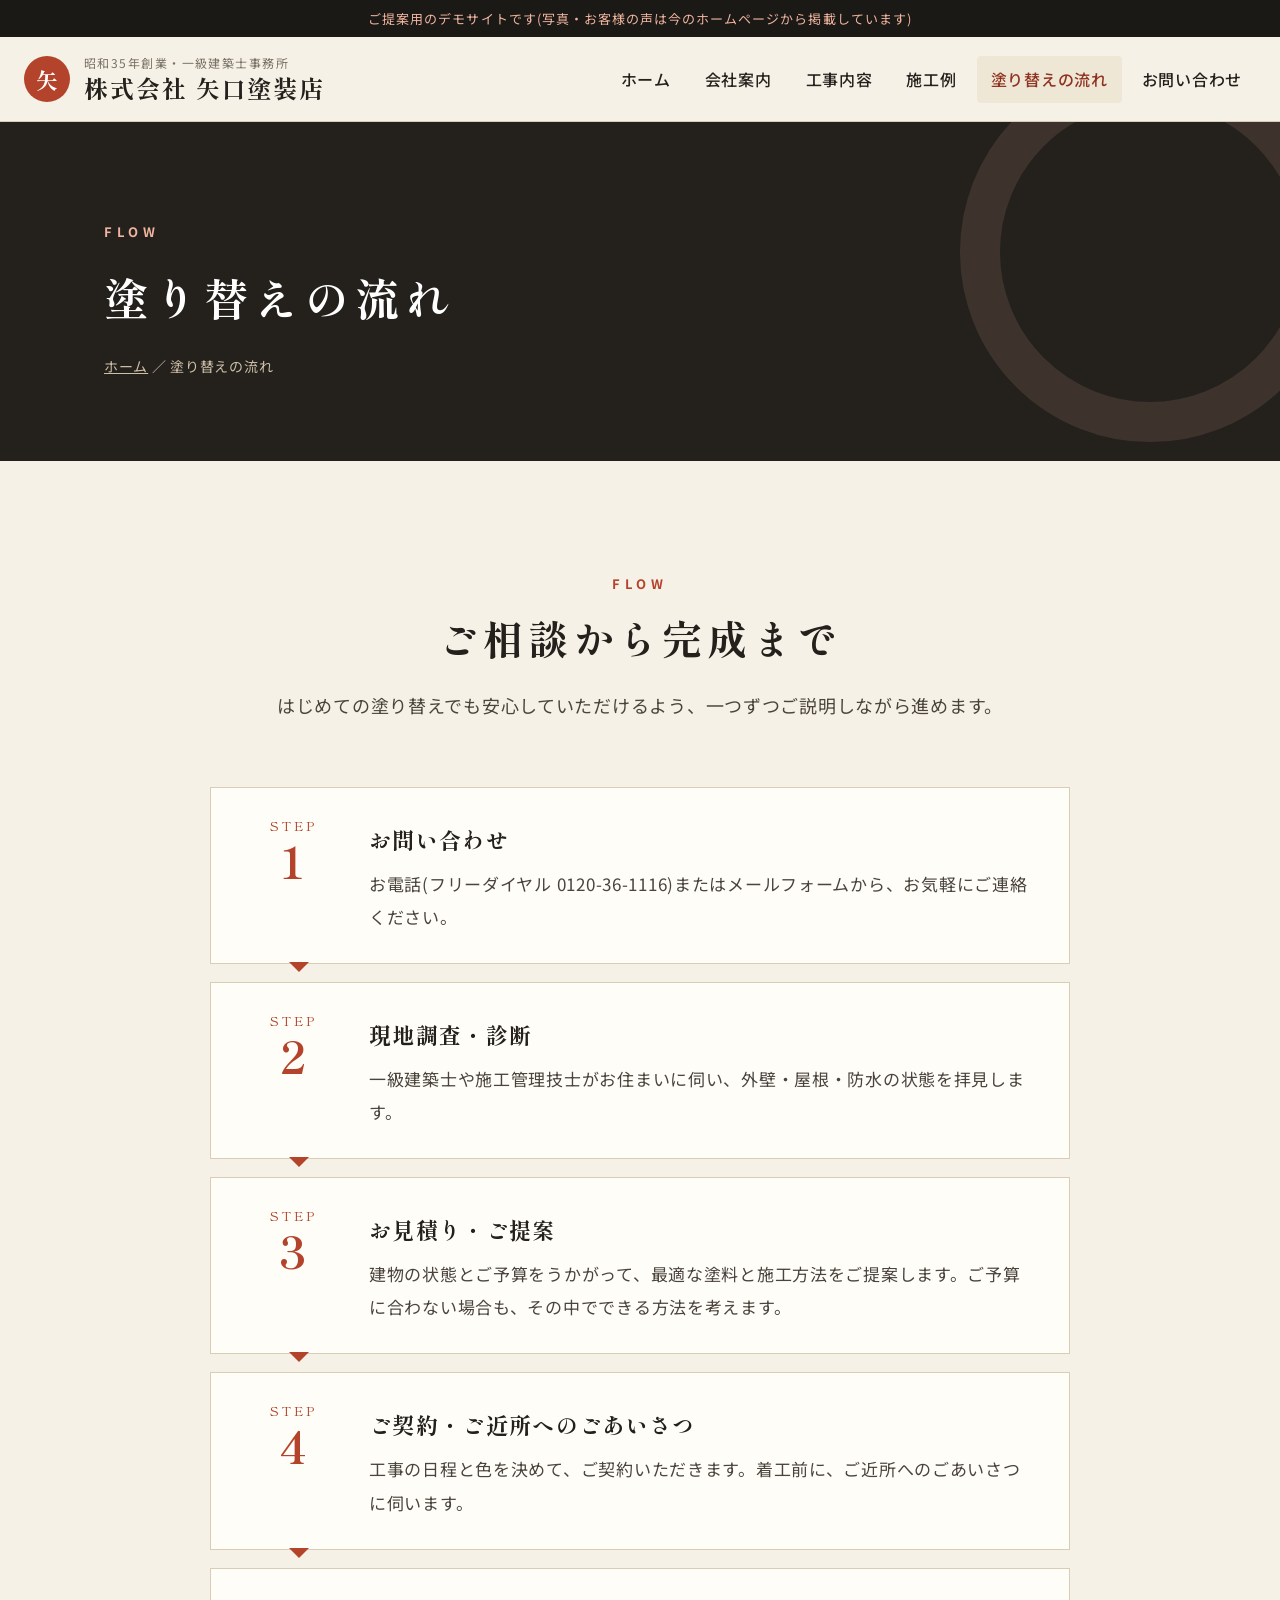
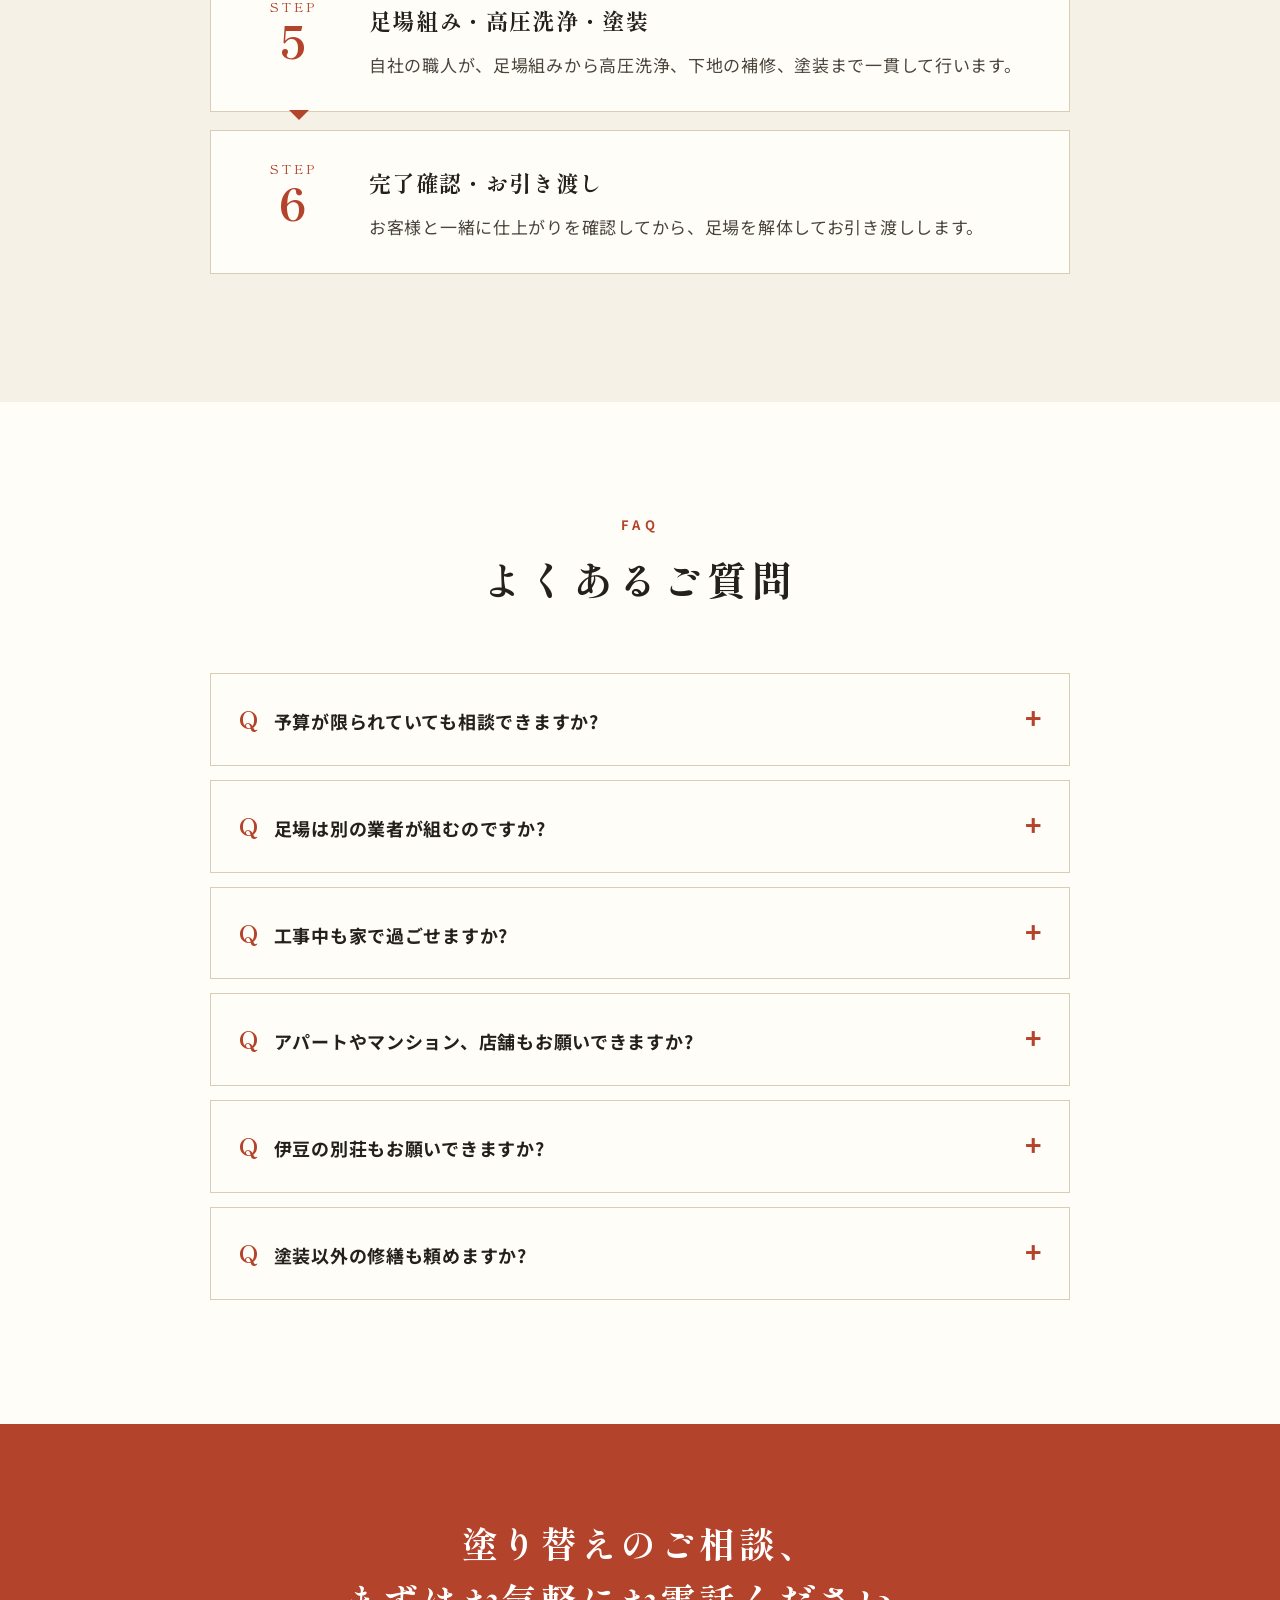
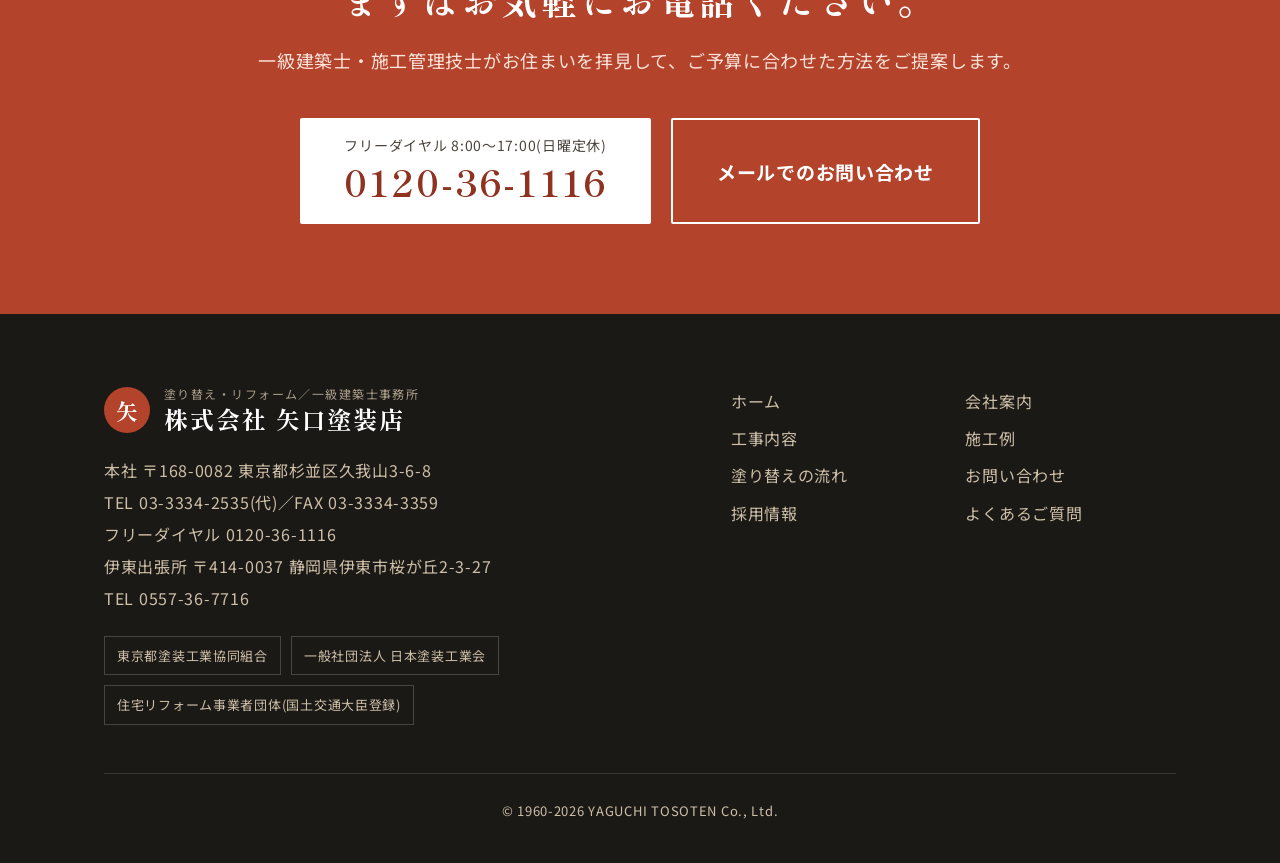
<file: flow.html>
<!doctype html>
<html lang="ja">
<head>
<meta charset="utf-8">
<meta name="viewport" content="width=device-width,initial-scale=1">
<title>塗り替えの流れ・よくあるご質問|株式会社矢口塗装店</title>
<meta name="description" content="お問い合わせから現地調査、お見積り、施工、お引き渡しまでの流れと、よくあるご質問。">
<meta name="robots" content="noindex,nofollow">
<link rel="preconnect" href="https://fonts.googleapis.com">
<link rel="preconnect" href="https://fonts.gstatic.com" crossorigin>
<link href="https://fonts.googleapis.com/css2?family=Noto+Sans+JP:wght@400;500;700&family=Shippori+Mincho:wght@500;700&display=swap" rel="stylesheet">
<link rel="stylesheet" href="style.css">
<script type="application/ld+json">
{"@context":"https://schema.org","@type":"HousePainter","name":"株式会社矢口塗装店","foundingDate":"1960","telephone":"03-3334-2535","address":{"@type":"PostalAddress","postalCode":"168-0082","addressRegion":"東京都","addressLocality":"杉並区","streetAddress":"久我山3-6-8"},"openingHours":"Mo-Sa 08:00-17:00","areaServed":["杉並区","東京都城西地区","関東一円","静岡県伊東市・伊豆方面"]}
</script>
</head>
<body>
<div class="demo-ribbon">ご提案用のデモサイトです(写真・お客様の声は今のホームページから掲載しています)</div>
<header class="site-header">
  <div class="wrap">
    <a class="brand" href="index.html">
      <span class="brand-mark">矢</span>
      <span class="brand-text"><small>昭和35年創業・一級建築士事務所</small><strong>株式会社 矢口塗装店</strong></span>
    </a>
    <nav class="gnav" id="gnav" aria-label="メインメニュー"><ul><li><a href="index.html">ホーム</a></li><li><a href="about.html">会社案内</a></li><li><a href="service.html">工事内容</a></li><li><a href="works.html">施工例</a></li><li><a href="flow.html" aria-current="page">塗り替えの流れ</a></li><li><a href="contact.html">お問い合わせ</a></li></ul></nav>
    <a class="header-tel" href="tel:0120361116"><small>お電話・ご相談 8:00〜17:00(日曜定休)</small><b>0120-36-1116</b></a>
    <button class="menu-btn" id="menuBtn" aria-expanded="false" aria-controls="gnav">MENU</button>
  </div>
</header>
<main>
<div class="page-head"><div class="wrap">
  <span class="en">FLOW</span><h1>塗り替えの流れ</h1>
  <p class="crumb"><a href="index.html">ホーム</a> ／ 塗り替えの流れ</p>
</div></div>
<section>
  <div class="wrap">
    <div class="sec-head"><span class="en">FLOW</span><h2>ご相談から完成まで</h2><p>はじめての塗り替えでも安心していただけるよう、一つずつご説明しながら進めます。</p></div>
    <ol class="flow">
      <li><div class="step"><span>STEP</span><b>1</b></div><div><h3>お問い合わせ</h3><p>お電話(フリーダイヤル 0120-36-1116)またはメールフォームから、お気軽にご連絡ください。</p></div></li>
      <li><div class="step"><span>STEP</span><b>2</b></div><div><h3>現地調査・診断</h3><p>一級建築士や施工管理技士がお住まいに伺い、外壁・屋根・防水の状態を拝見します。</p></div></li>
      <li><div class="step"><span>STEP</span><b>3</b></div><div><h3>お見積り・ご提案</h3><p>建物の状態とご予算をうかがって、最適な塗料と施工方法をご提案します。ご予算に合わない場合も、その中でできる方法を考えます。</p></div></li>
      <li><div class="step"><span>STEP</span><b>4</b></div><div><h3>ご契約・ご近所へのごあいさつ</h3><p>工事の日程と色を決めて、ご契約いただきます。着工前に、ご近所へのごあいさつに伺います。</p></div></li>
      <li><div class="step"><span>STEP</span><b>5</b></div><div><h3>足場組み・高圧洗浄・塗装</h3><p>自社の職人が、足場組みから高圧洗浄、下地の補修、塗装まで一貫して行います。</p></div></li>
      <li><div class="step"><span>STEP</span><b>6</b></div><div><h3>完了確認・お引き渡し</h3><p>お客様と一緒に仕上がりを確認してから、足場を解体してお引き渡しします。</p></div></li>
    </ol>
  </div>
</section>

<section class="sec-alt" id="faq">
  <div class="wrap">
    <div class="sec-head"><span class="en">FAQ</span><h2>よくあるご質問</h2></div>
    <div class="faq">
      <details><summary>予算が限られていても相談できますか?</summary><p class="a">はい。お見積りがご予算に合わない場合も、ご予算の中でできる最適な施工方法をご提案しますので、まずはご相談ください。</p></details>
      <details><summary>足場は別の業者が組むのですか?</summary><p class="a">いいえ。平屋や2階建て住宅の塗り替えは、足場から塗装まで自社の職人が一貫して行います。</p></details>
      <details><summary>工事中も家で過ごせますか?</summary><p class="a">はい、お住まいのまま工事できます。窓を開けにくい日や洗濯物を外に干せない日などは、事前にお知らせします。</p></details>
      <details><summary>アパートやマンション、店舗もお願いできますか?</summary><p class="a">はい。戸建住宅のほか、アパート・マンション・店舗、役所からのご依頼で学校や街路灯の塗装も手がけています。</p></details>
      <details><summary>伊豆の別荘もお願いできますか?</summary><p class="a">はい。静岡県伊東市の出張所から、伊東市を中心とした伊豆方面にも伺います。</p></details>
      <details><summary>塗装以外の修繕も頼めますか?</summary><p class="a">簡単なリフォーム工事も喜んでお請けします。塗り替えのついでに気になるところがあれば、お気軽にお声がけください。</p></details>
    </div>
  </div>
</section>
<section class="cta">
  <div class="wrap">
    <h2>塗り替えのご相談、<br>まずはお気軽にお電話ください。</h2>
    <p>一級建築士・施工管理技士がお住まいを拝見して、ご予算に合わせた方法をご提案します。</p>
    <div class="cta-row">
      <a class="btn-tel" href="tel:0120361116"><small>フリーダイヤル 8:00〜17:00(日曜定休)</small><b>0120-36-1116</b></a>
      <a class="btn-line" href="contact.html">メールでのお問い合わせ</a>
    </div>
  </div>
</section>
</main>
<footer class="site-footer">
  <div class="wrap">
    <div class="footer-grid">
      <div>
        <a class="brand" href="index.html" style="color:inherit">
          <span class="brand-mark">矢</span>
          <span class="brand-text"><small style="color:#a99d8a">塗り替え・リフォーム／一級建築士事務所</small><strong>株式会社 矢口塗装店</strong></span>
        </a>
        <address>
          本社 〒168-0082 東京都杉並区久我山3-6-8<br>
          TEL 03-3334-2535(代)／FAX 03-3334-3359<br>
          フリーダイヤル 0120-36-1116<br>
          伊東出張所 〒414-0037 静岡県伊東市桜が丘2-3-27<br>
          TEL 0557-36-7716
        </address>
        <div class="assoc"><span>東京都塗装工業協同組合</span><span>一般社団法人 日本塗装工業会</span><span>住宅リフォーム事業者団体(国土交通大臣登録)</span></div>
      </div>
      <div>
        <ul class="footer-nav">
          <li><a href="index.html">ホーム</a></li><li><a href="about.html">会社案内</a></li><li><a href="service.html">工事内容</a></li><li><a href="works.html">施工例</a></li><li><a href="flow.html">塗り替えの流れ</a></li><li><a href="contact.html">お問い合わせ</a></li>
          <li><a href="about.html#recruit">採用情報</a></li>
          <li><a href="flow.html#faq">よくあるご質問</a></li>
        </ul>
      </div>
    </div>
    <p class="copy">&copy; 1960-2026 YAGUCHI TOSOTEN Co., Ltd.</p>
  </div>
</footer>
<nav class="callbar" aria-label="お問い合わせ">
  <a href="tel:0120361116"><small>8:00〜17:00 日曜定休</small>電話で相談する</a>
  <a href="contact.html"><small>24時間受付</small>メールで相談する</a>
</nav>
<script src="script.js"></script>
<!-- Cloudflare Web Analytics --><script defer src='https://static.cloudflareinsights.com/beacon.min.js' data-cf-beacon='{"token": "66a2b055c38a48da9c19547b0177c091"}'></script><!-- End Cloudflare Web Analytics -->
</body>
</html>
</file>
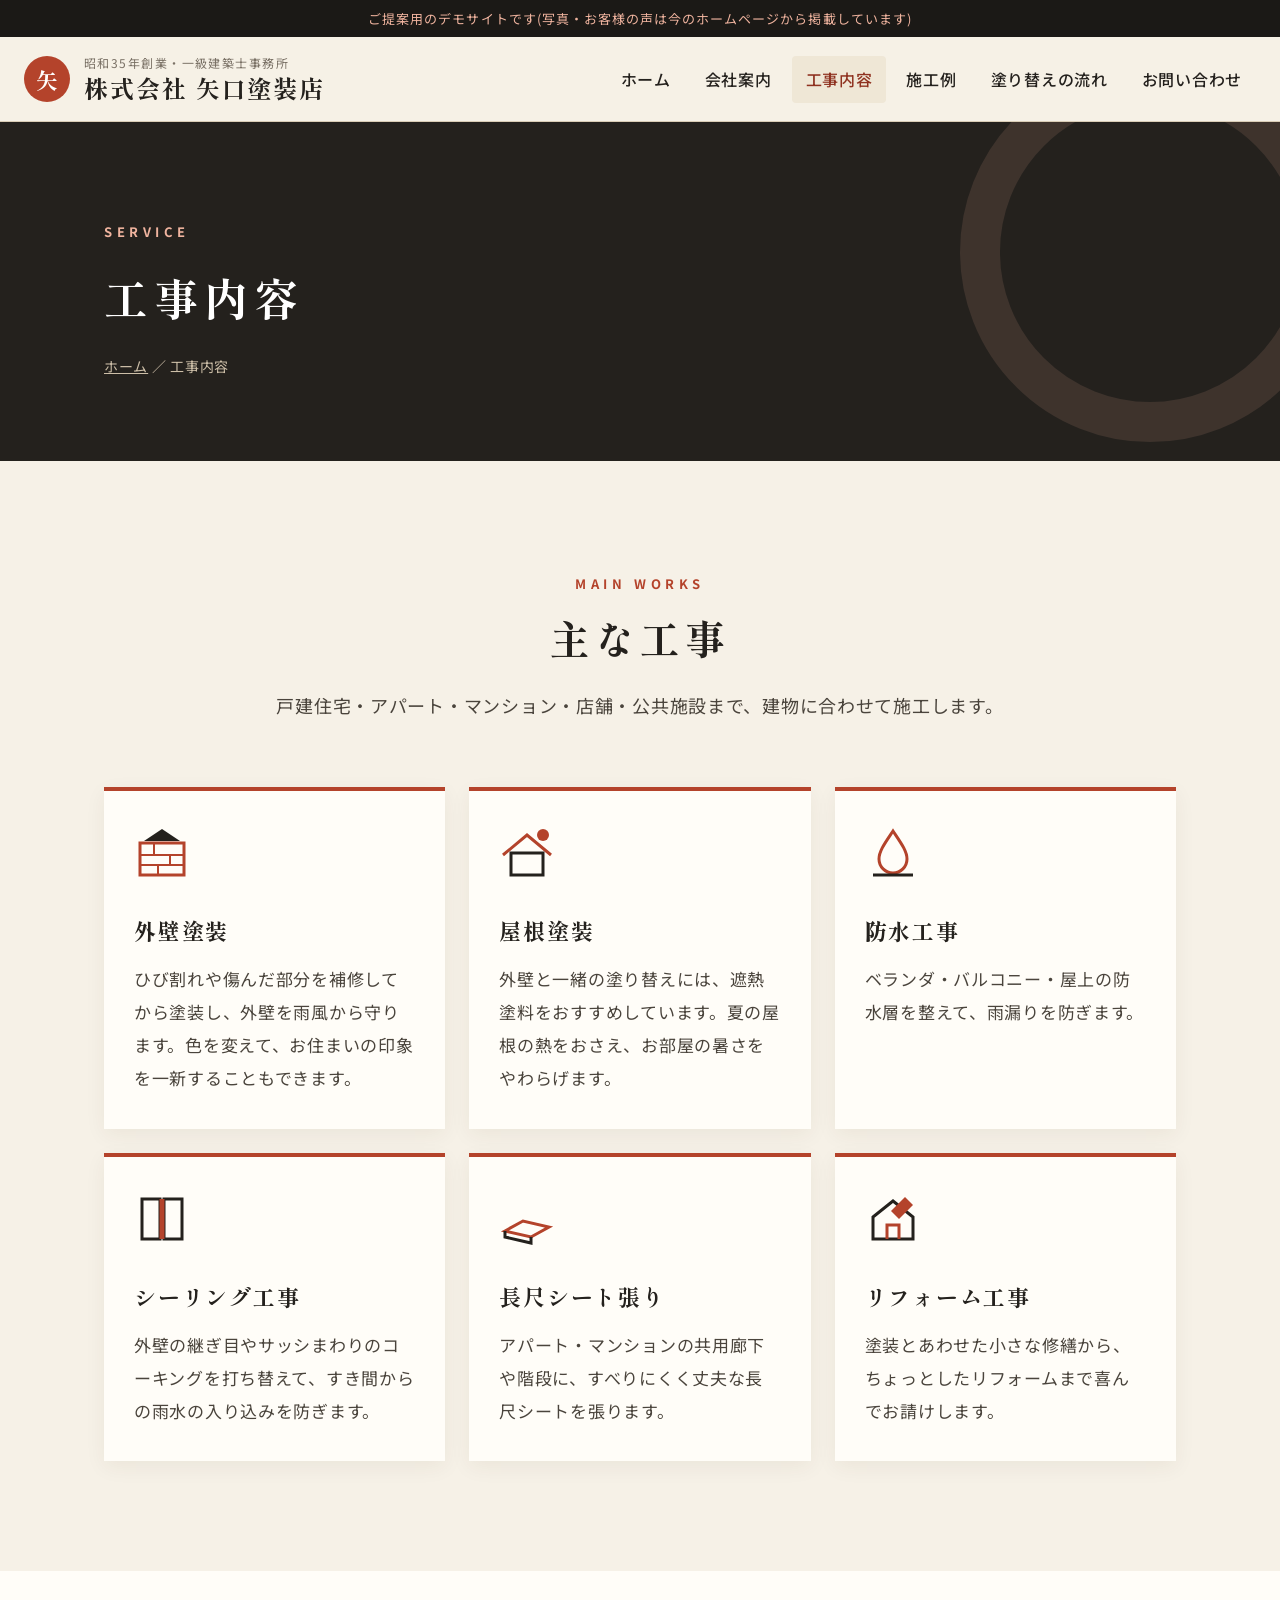
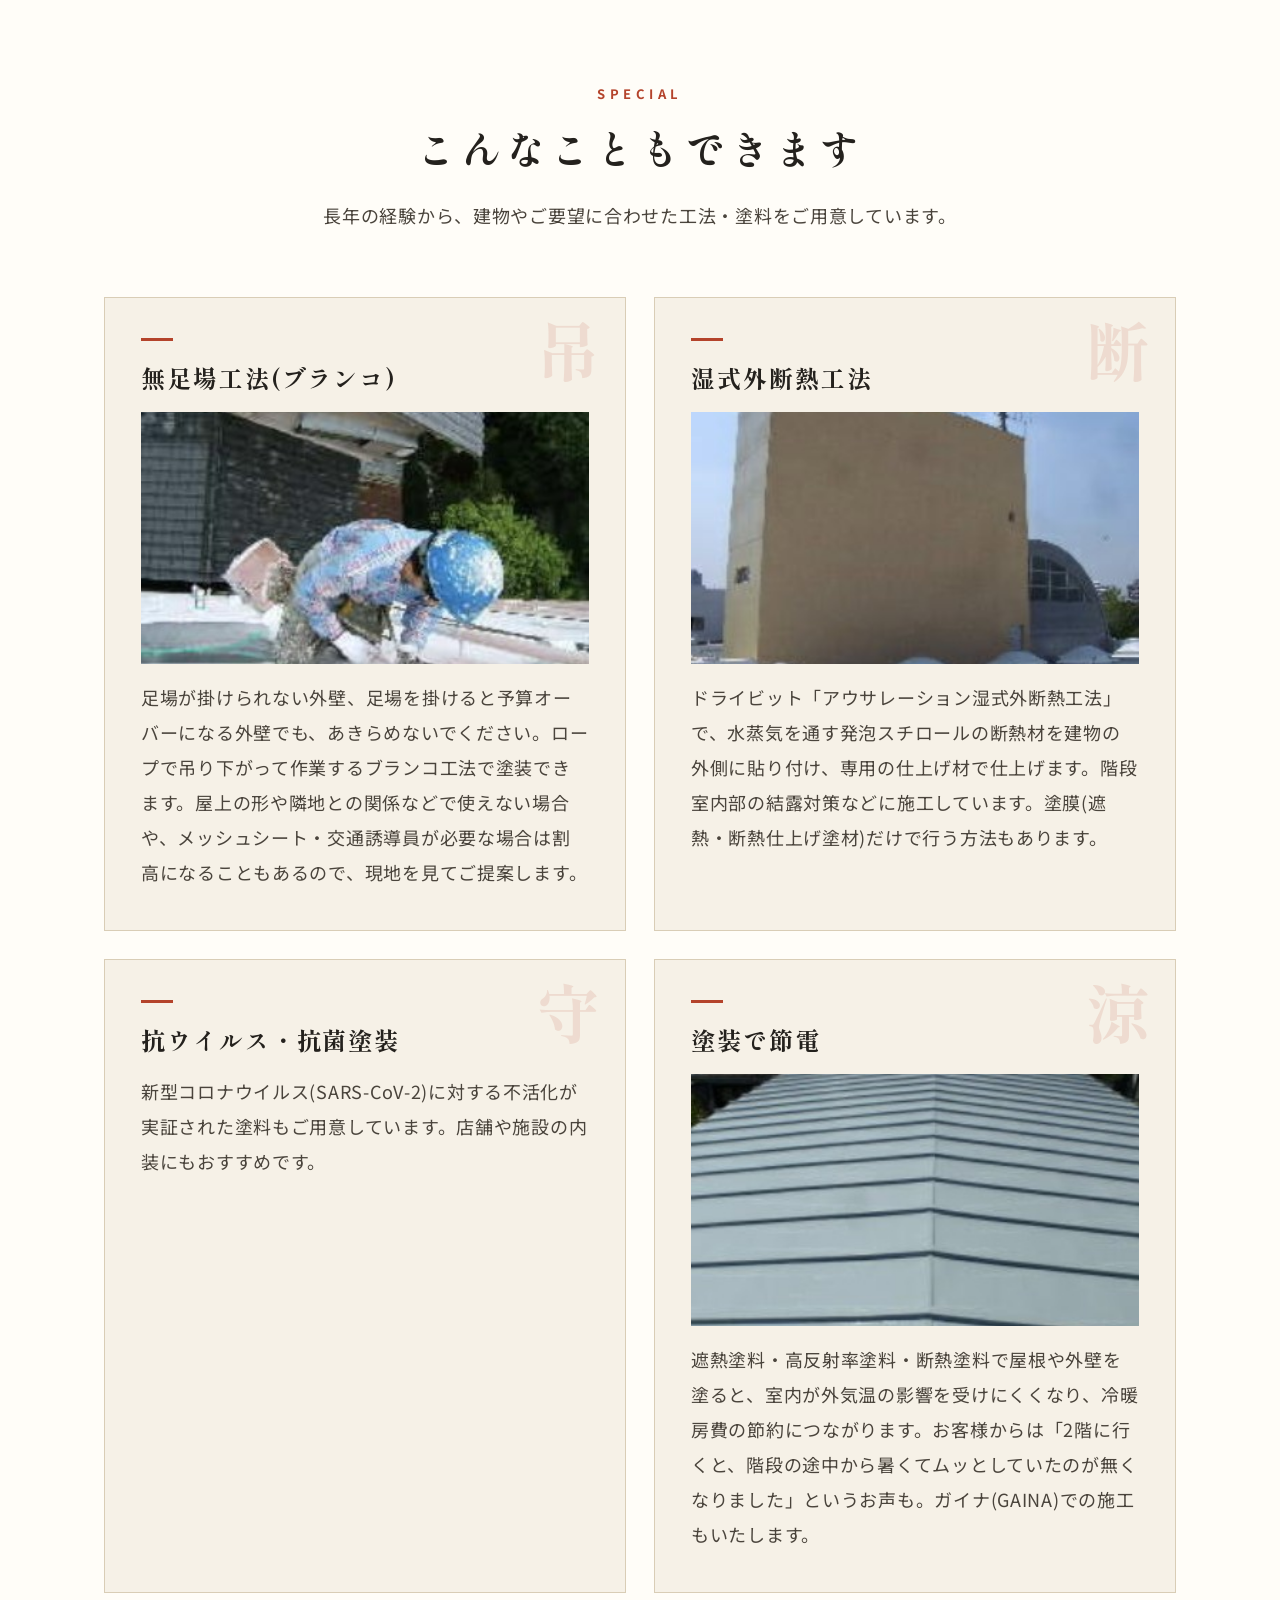
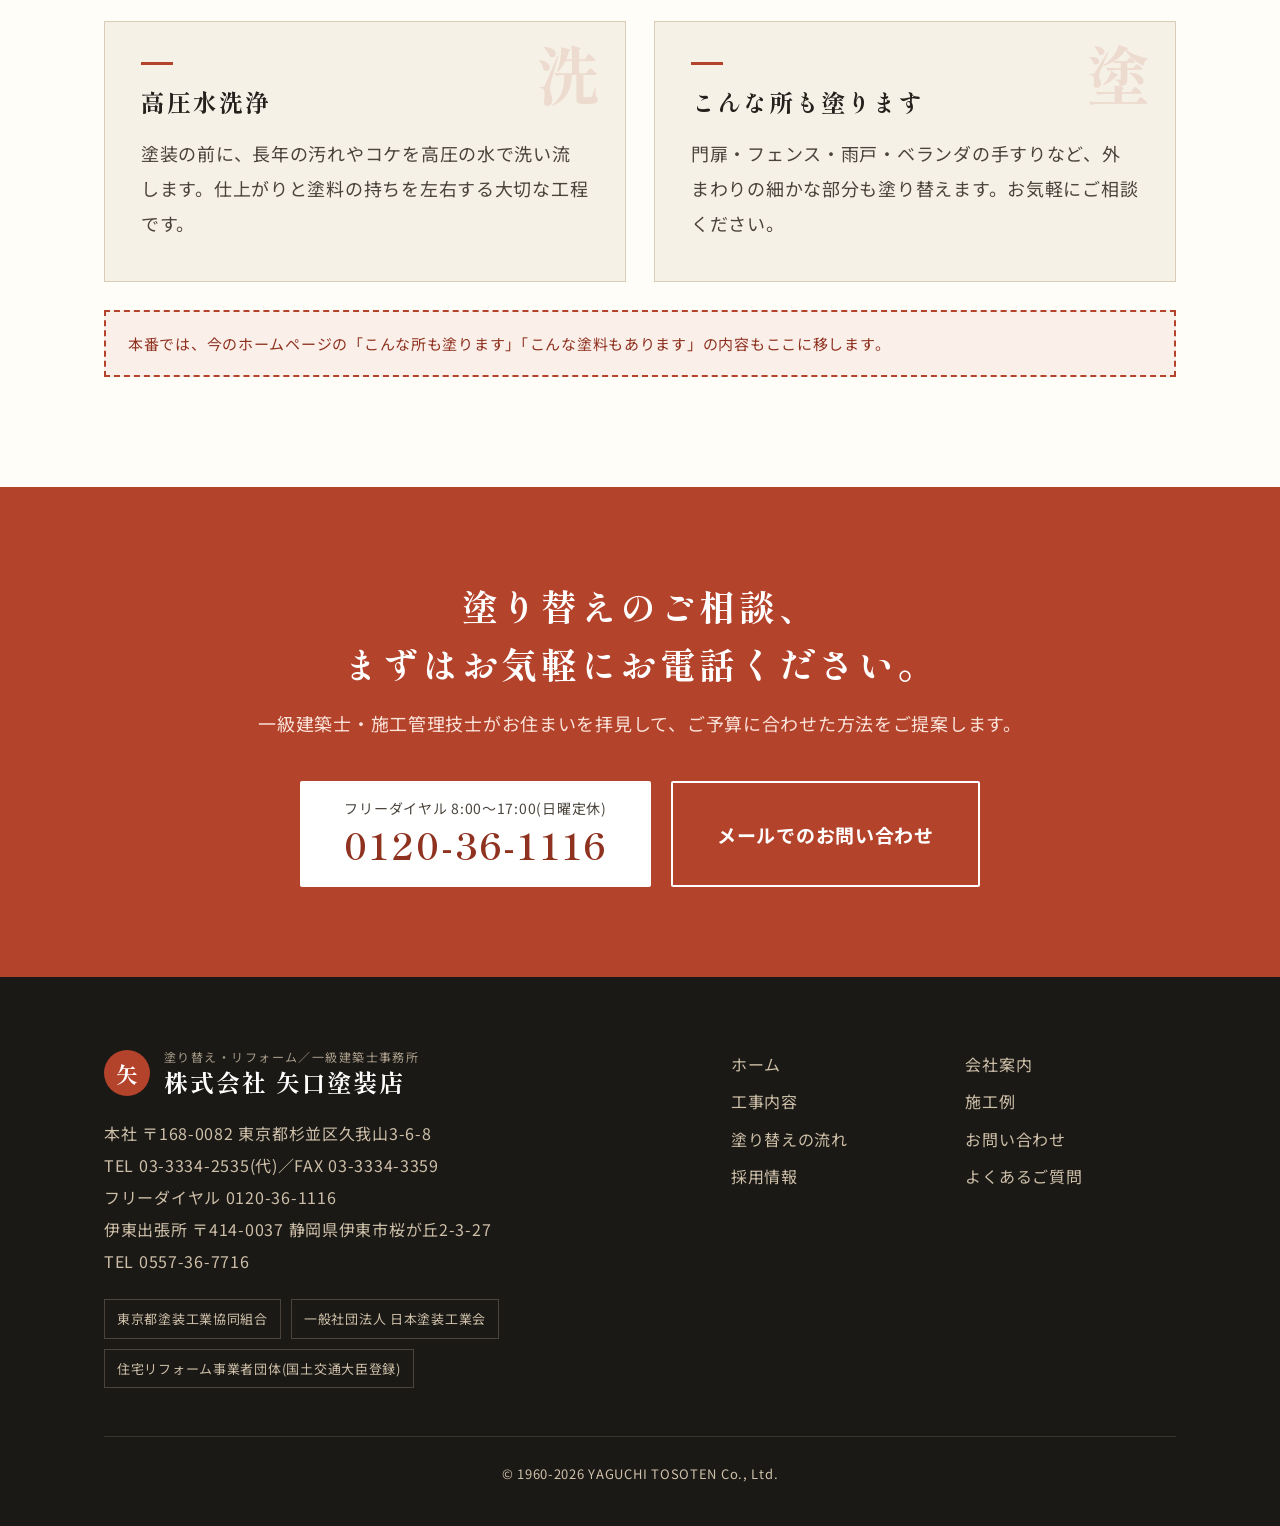
<file: service.html>
<!doctype html>
<html lang="ja">
<head>
<meta charset="utf-8">
<meta name="viewport" content="width=device-width,initial-scale=1">
<title>工事内容|外壁塗装・屋根塗装・防水・リフォーム|株式会社矢口塗装店</title>
<meta name="description" content="外壁塗装、遮熱塗料での屋根塗装、防水、シーリング、長尺シート、リフォーム。無足場工法や湿式外断熱、抗ウイルス塗装にも対応。">
<meta name="robots" content="noindex,nofollow">
<link rel="preconnect" href="https://fonts.googleapis.com">
<link rel="preconnect" href="https://fonts.gstatic.com" crossorigin>
<link href="https://fonts.googleapis.com/css2?family=Noto+Sans+JP:wght@400;500;700&family=Shippori+Mincho:wght@500;700&display=swap" rel="stylesheet">
<link rel="stylesheet" href="style.css">
<script type="application/ld+json">
{"@context":"https://schema.org","@type":"HousePainter","name":"株式会社矢口塗装店","foundingDate":"1960","telephone":"03-3334-2535","address":{"@type":"PostalAddress","postalCode":"168-0082","addressRegion":"東京都","addressLocality":"杉並区","streetAddress":"久我山3-6-8"},"openingHours":"Mo-Sa 08:00-17:00","areaServed":["杉並区","東京都城西地区","関東一円","静岡県伊東市・伊豆方面"]}
</script>
</head>
<body>
<div class="demo-ribbon">ご提案用のデモサイトです(写真・お客様の声は今のホームページから掲載しています)</div>
<header class="site-header">
  <div class="wrap">
    <a class="brand" href="index.html">
      <span class="brand-mark">矢</span>
      <span class="brand-text"><small>昭和35年創業・一級建築士事務所</small><strong>株式会社 矢口塗装店</strong></span>
    </a>
    <nav class="gnav" id="gnav" aria-label="メインメニュー"><ul><li><a href="index.html">ホーム</a></li><li><a href="about.html">会社案内</a></li><li><a href="service.html" aria-current="page">工事内容</a></li><li><a href="works.html">施工例</a></li><li><a href="flow.html">塗り替えの流れ</a></li><li><a href="contact.html">お問い合わせ</a></li></ul></nav>
    <a class="header-tel" href="tel:0120361116"><small>お電話・ご相談 8:00〜17:00(日曜定休)</small><b>0120-36-1116</b></a>
    <button class="menu-btn" id="menuBtn" aria-expanded="false" aria-controls="gnav">MENU</button>
  </div>
</header>
<main>
<div class="page-head"><div class="wrap">
  <span class="en">SERVICE</span><h1>工事内容</h1>
  <p class="crumb"><a href="index.html">ホーム</a> ／ 工事内容</p>
</div></div>
<section>
  <div class="wrap">
    <div class="sec-head"><span class="en">MAIN WORKS</span><h2>主な工事</h2><p>戸建住宅・アパート・マンション・店舗・公共施設まで、建物に合わせて施工します。</p></div>
    <div class="services">
      <div class="service"><svg class="ico" viewBox="0 0 56 56"><rect x="6" y="18" width="44" height="32" fill="none" stroke="#b4432b" stroke-width="3"/><path d="M6 30h44M6 40h44M20 18v12M36 30v10M24 40v10" stroke="#b4432b" stroke-width="2"/><path d="M28 4l18 12H10z" fill="#24211d"/></svg><h3>外壁塗装</h3><p>ひび割れや傷んだ部分を補修してから塗装し、外壁を雨風から守ります。色を変えて、お住まいの印象を一新することもできます。</p></div>
      <div class="service"><svg class="ico" viewBox="0 0 56 56"><path d="M4 30L28 10l24 20" fill="none" stroke="#b4432b" stroke-width="3"/><rect x="12" y="28" width="32" height="22" fill="none" stroke="#24211d" stroke-width="3"/><circle cx="44" cy="10" r="6" fill="#b4432b"/></svg><h3>屋根塗装</h3><p>外壁と一緒の塗り替えには、遮熱塗料をおすすめしています。夏の屋根の熱をおさえ、お部屋の暑さをやわらげます。</p></div>
      <div class="service"><svg class="ico" viewBox="0 0 56 56"><path d="M28 6c8 12 14 20 14 28a14 14 0 01-28 0c0-8 6-16 14-28z" fill="none" stroke="#b4432b" stroke-width="3"/><path d="M8 50h40" stroke="#24211d" stroke-width="3"/></svg><h3>防水工事</h3><p>ベランダ・バルコニー・屋上の防水層を整えて、雨漏りを防ぎます。</p></div>
      <div class="service"><svg class="ico" viewBox="0 0 56 56"><rect x="8" y="8" width="18" height="40" fill="none" stroke="#24211d" stroke-width="3"/><rect x="30" y="8" width="18" height="40" fill="none" stroke="#24211d" stroke-width="3"/><path d="M28 8v40" stroke="#b4432b" stroke-width="5"/></svg><h3>シーリング工事</h3><p>外壁の継ぎ目やサッシまわりのコーキングを打ち替えて、すき間からの雨水の入り込みを防ぎます。</p></div>
      <div class="service"><svg class="ico" viewBox="0 0 56 56"><path d="M6 40l18-10 26 6-18 10z" fill="none" stroke="#b4432b" stroke-width="3"/><path d="M6 40v6l26 6v-6" fill="none" stroke="#24211d" stroke-width="3"/></svg><h3>長尺シート張り</h3><p>アパート・マンションの共用廊下や階段に、すべりにくく丈夫な長尺シートを張ります。</p></div>
      <div class="service"><svg class="ico" viewBox="0 0 56 56"><path d="M8 26L28 10l20 16v22H8z" fill="none" stroke="#24211d" stroke-width="3"/><path d="M34 48V34h-12v14" stroke="#b4432b" stroke-width="3" fill="none"/><path d="M40 6l8 8-14 14-8-8z" fill="#b4432b"/></svg><h3>リフォーム工事</h3><p>塗装とあわせた小さな修繕から、ちょっとしたリフォームまで喜んでお請けします。</p></div>
    </div>
  </div>
</section>

<section class="sec-alt">
  <div class="wrap">
    <div class="sec-head"><span class="en">SPECIAL</span><h2>こんなこともできます</h2><p>長年の経験から、建物やご要望に合わせた工法・塗料をご用意しています。</p></div>
    <div class="points">
      <div class="point"><span class="kanji">吊</span><h3>無足場工法(ブランコ)</h3><img class="pt-img" src="img/buranko-work.jpg" alt="ブランコで外壁を塗装する職人" loading="lazy"><p>足場が掛けられない外壁、足場を掛けると予算オーバーになる外壁でも、あきらめないでください。ロープで吊り下がって作業するブランコ工法で塗装できます。屋上の形や隣地との関係などで使えない場合や、メッシュシート・交通誘導員が必要な場合は割高になることもあるので、現地を見てご提案します。</p></div>
      <div class="point"><span class="kanji">断</span><h3>湿式外断熱工法</h3><img class="pt-img" src="img/eps-after.jpg" alt="湿式外断熱工法の施工後" loading="lazy"><p>ドライビット「アウサレーション湿式外断熱工法」で、水蒸気を通す発泡スチロールの断熱材を建物の外側に貼り付け、専用の仕上げ材で仕上げます。階段室内部の結露対策などに施工しています。塗膜(遮熱・断熱仕上げ塗材)だけで行う方法もあります。</p></div>
      <div class="point"><span class="kanji">守</span><h3>抗ウイルス・抗菌塗装</h3><p>新型コロナウイルス(SARS-CoV-2)に対する不活化が実証された塗料もご用意しています。店舗や施設の内装にもおすすめです。</p></div>
      <div class="point"><span class="kanji">涼</span><h3>塗装で節電</h3><img class="pt-img" src="img/tin-after.jpg" alt="遮熱塗料で塗り替えたトタン屋根" loading="lazy"><p>遮熱塗料・高反射率塗料・断熱塗料で屋根や外壁を塗ると、室内が外気温の影響を受けにくくなり、冷暖房費の節約につながります。お客様からは「2階に行くと、階段の途中から暑くてムッとしていたのが無くなりました」というお声も。ガイナ(GAINA)での施工もいたします。</p></div>
      <div class="point"><span class="kanji">洗</span><h3>高圧水洗浄</h3><p>塗装の前に、長年の汚れやコケを高圧の水で洗い流します。仕上がりと塗料の持ちを左右する大切な工程です。</p></div>
      <div class="point"><span class="kanji">塗</span><h3>こんな所も塗ります</h3><p>門扉・フェンス・雨戸・ベランダの手すりなど、外まわりの細かな部分も塗り替えます。お気軽にご相談ください。</p></div>
    </div>
    <p class="demo-note">本番では、今のホームページの「こんな所も塗ります」「こんな塗料もあります」の内容もここに移します。</p>
  </div>
</section>
<section class="cta">
  <div class="wrap">
    <h2>塗り替えのご相談、<br>まずはお気軽にお電話ください。</h2>
    <p>一級建築士・施工管理技士がお住まいを拝見して、ご予算に合わせた方法をご提案します。</p>
    <div class="cta-row">
      <a class="btn-tel" href="tel:0120361116"><small>フリーダイヤル 8:00〜17:00(日曜定休)</small><b>0120-36-1116</b></a>
      <a class="btn-line" href="contact.html">メールでのお問い合わせ</a>
    </div>
  </div>
</section>
</main>
<footer class="site-footer">
  <div class="wrap">
    <div class="footer-grid">
      <div>
        <a class="brand" href="index.html" style="color:inherit">
          <span class="brand-mark">矢</span>
          <span class="brand-text"><small style="color:#a99d8a">塗り替え・リフォーム／一級建築士事務所</small><strong>株式会社 矢口塗装店</strong></span>
        </a>
        <address>
          本社 〒168-0082 東京都杉並区久我山3-6-8<br>
          TEL 03-3334-2535(代)／FAX 03-3334-3359<br>
          フリーダイヤル 0120-36-1116<br>
          伊東出張所 〒414-0037 静岡県伊東市桜が丘2-3-27<br>
          TEL 0557-36-7716
        </address>
        <div class="assoc"><span>東京都塗装工業協同組合</span><span>一般社団法人 日本塗装工業会</span><span>住宅リフォーム事業者団体(国土交通大臣登録)</span></div>
      </div>
      <div>
        <ul class="footer-nav">
          <li><a href="index.html">ホーム</a></li><li><a href="about.html">会社案内</a></li><li><a href="service.html">工事内容</a></li><li><a href="works.html">施工例</a></li><li><a href="flow.html">塗り替えの流れ</a></li><li><a href="contact.html">お問い合わせ</a></li>
          <li><a href="about.html#recruit">採用情報</a></li>
          <li><a href="flow.html#faq">よくあるご質問</a></li>
        </ul>
      </div>
    </div>
    <p class="copy">&copy; 1960-2026 YAGUCHI TOSOTEN Co., Ltd.</p>
  </div>
</footer>
<nav class="callbar" aria-label="お問い合わせ">
  <a href="tel:0120361116"><small>8:00〜17:00 日曜定休</small>電話で相談する</a>
  <a href="contact.html"><small>24時間受付</small>メールで相談する</a>
</nav>
<script src="script.js"></script>
<!-- Cloudflare Web Analytics --><script defer src='https://static.cloudflareinsights.com/beacon.min.js' data-cf-beacon='{"token": "66a2b055c38a48da9c19547b0177c091"}'></script><!-- End Cloudflare Web Analytics -->
</body>
</html>
</file>
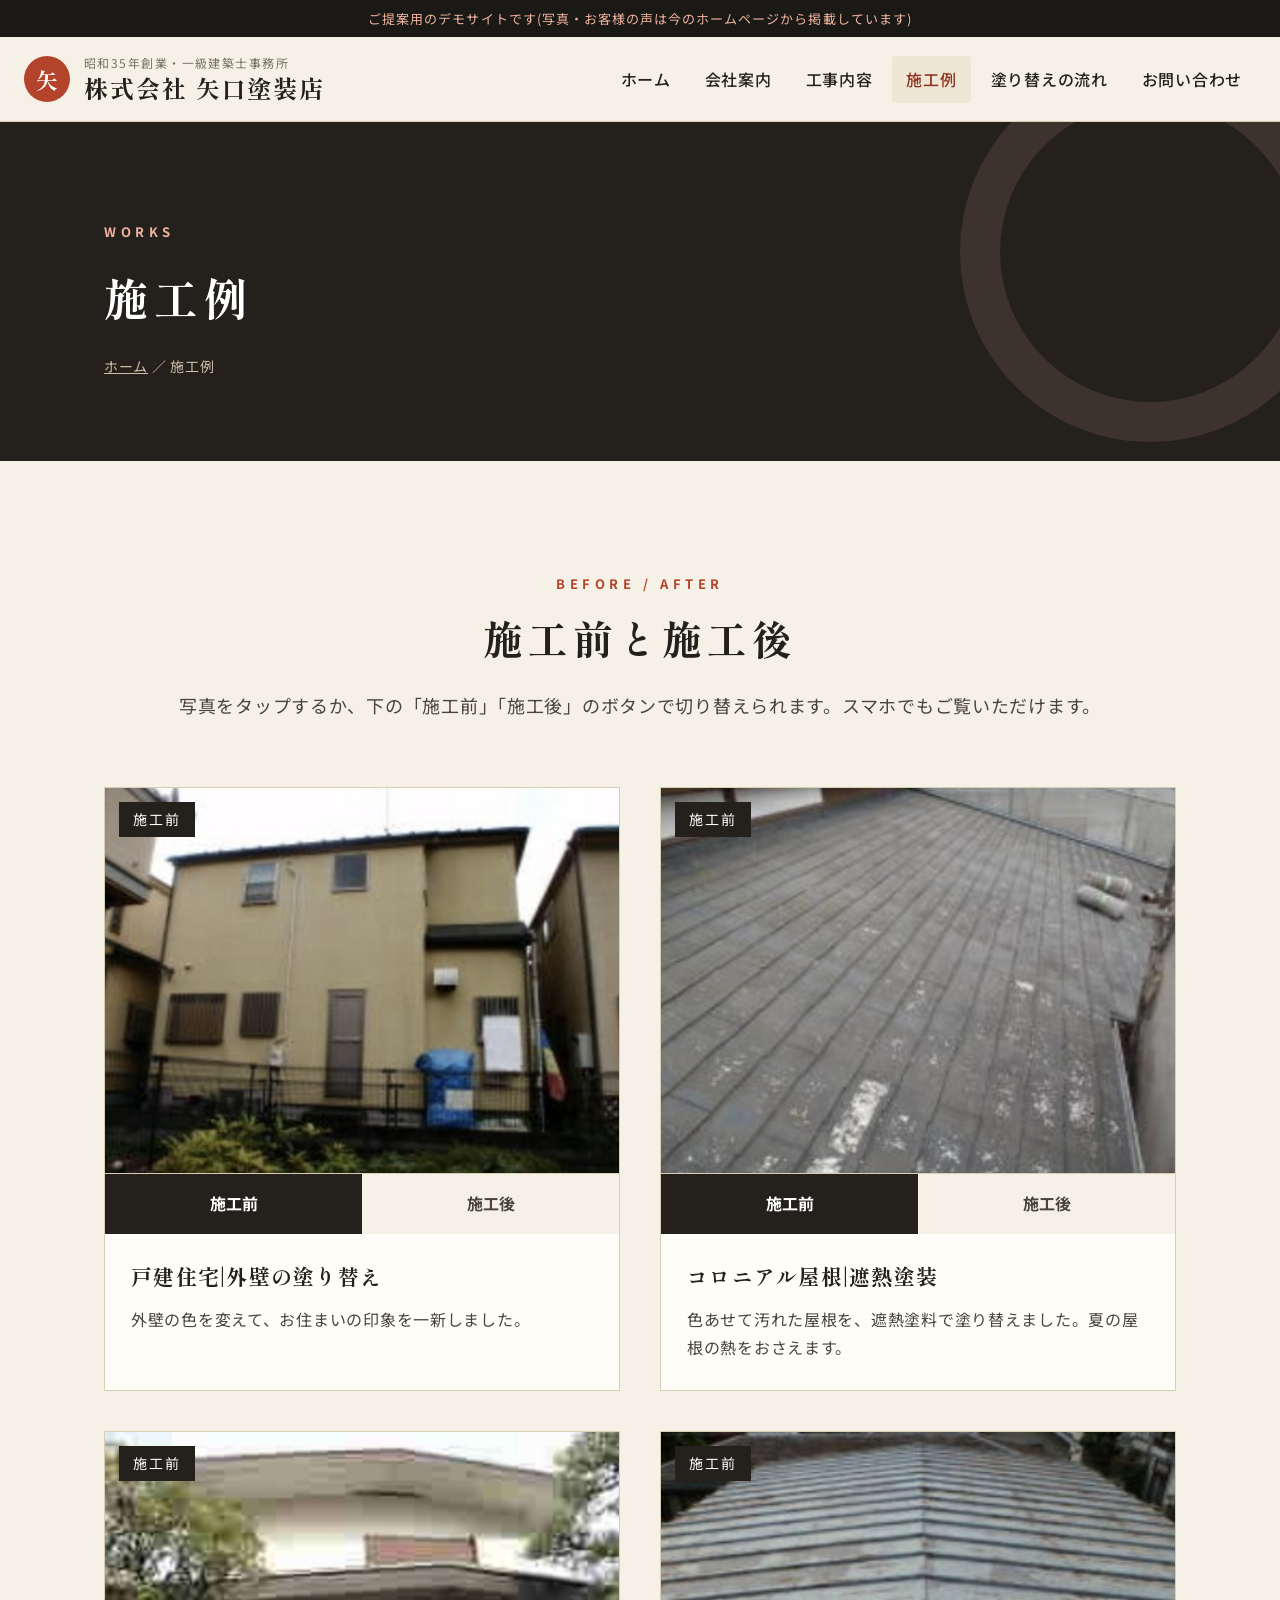
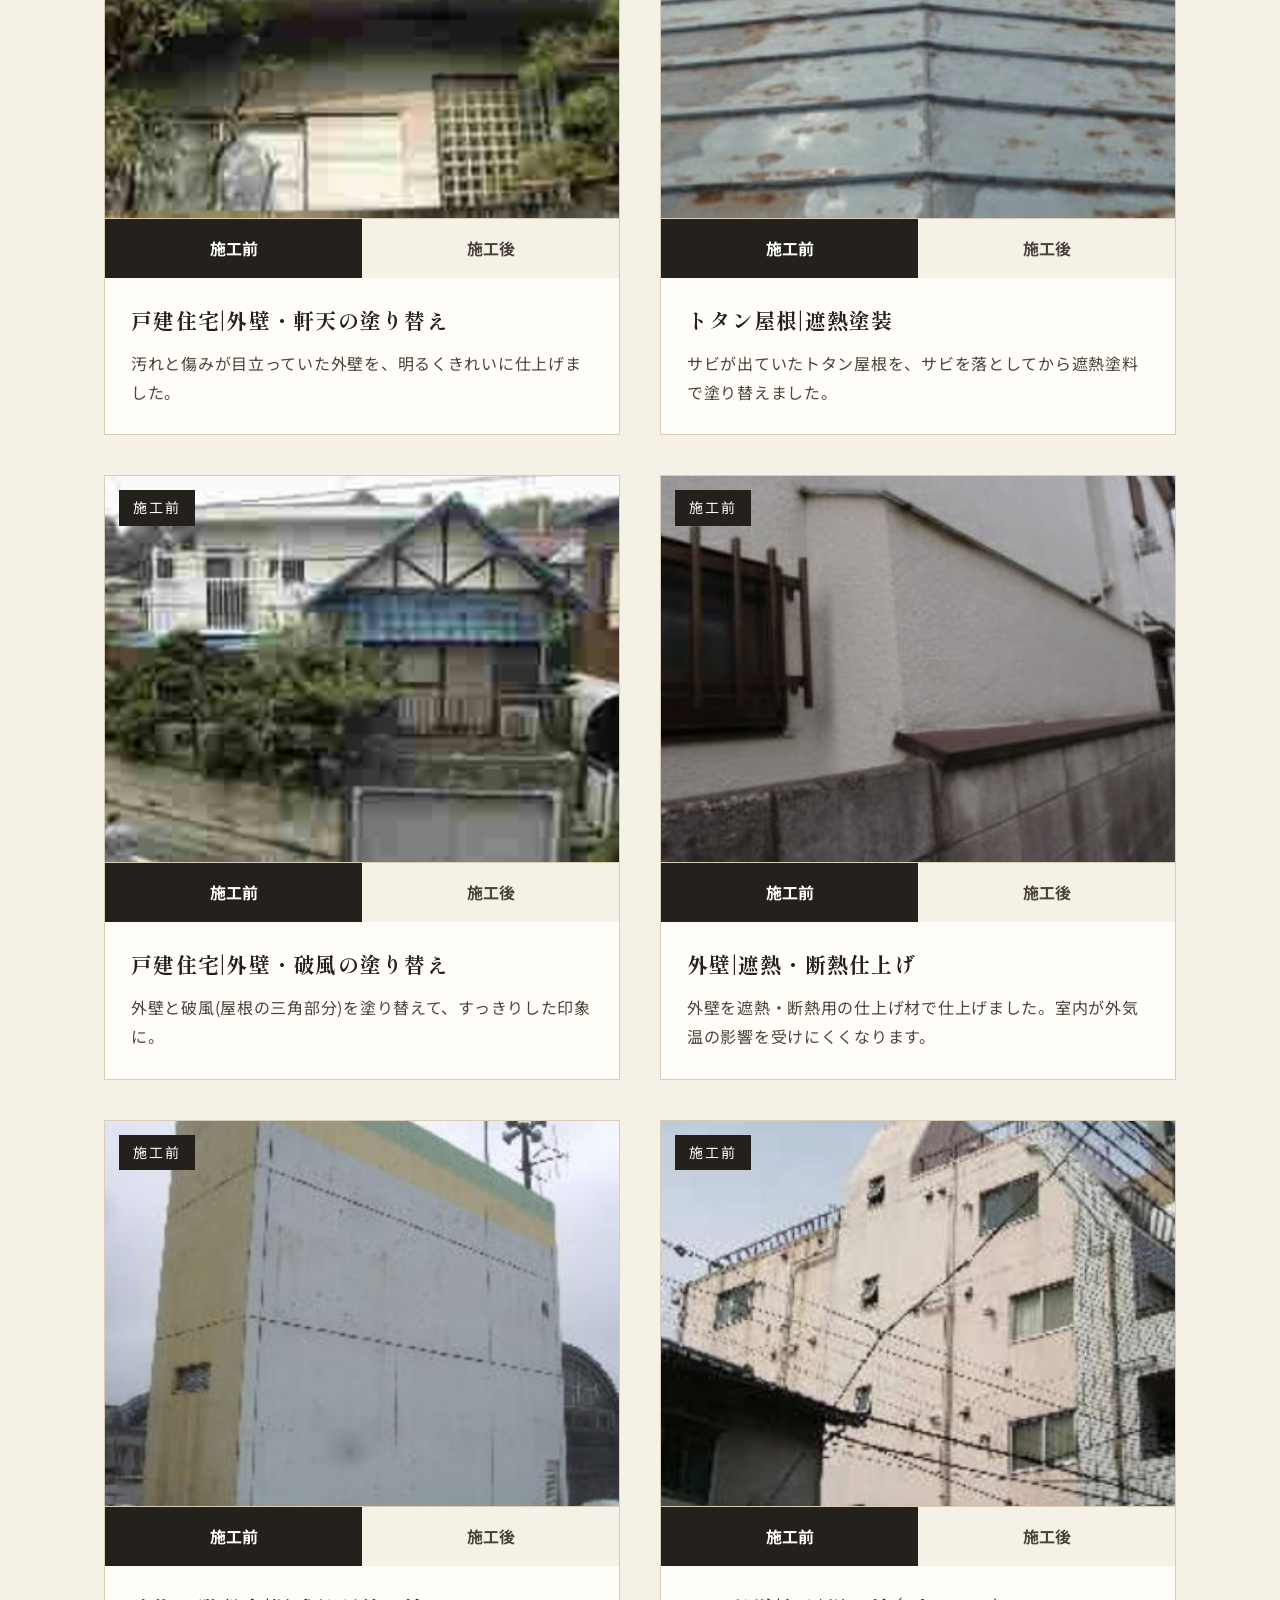
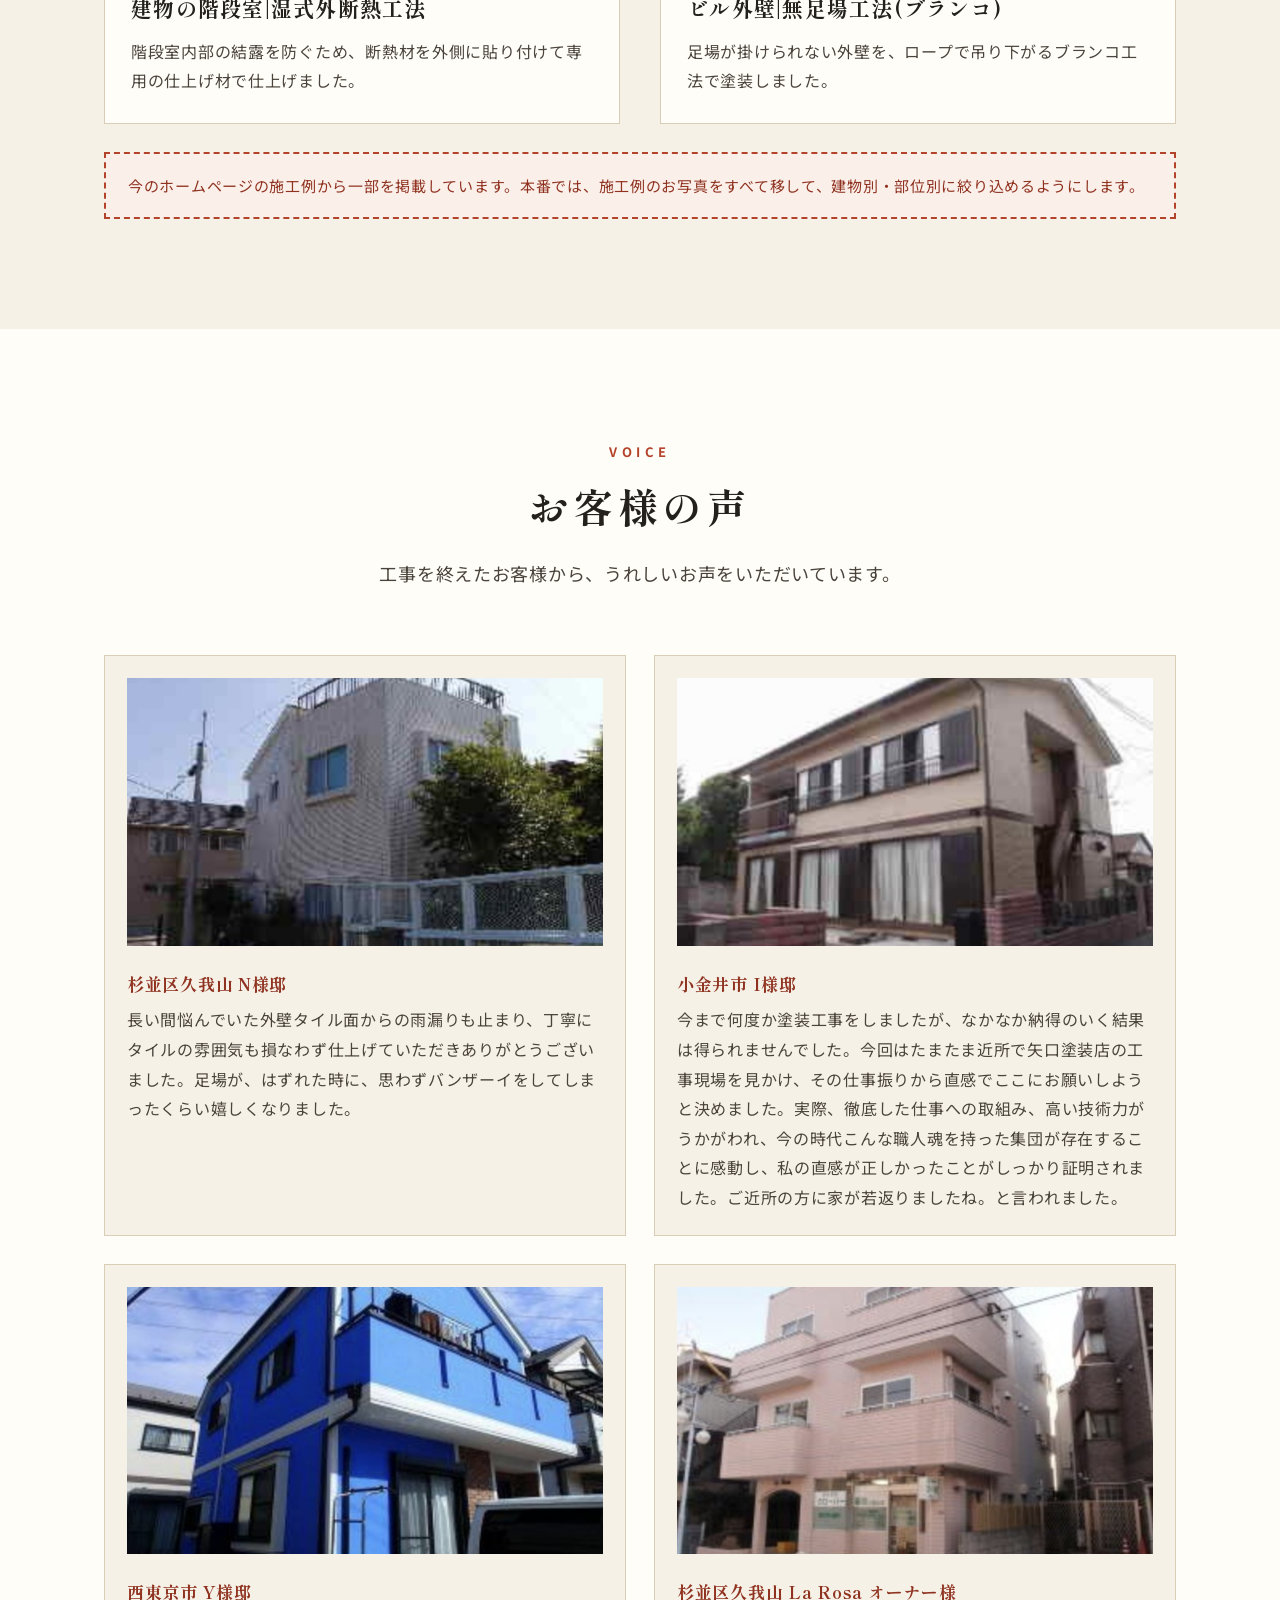
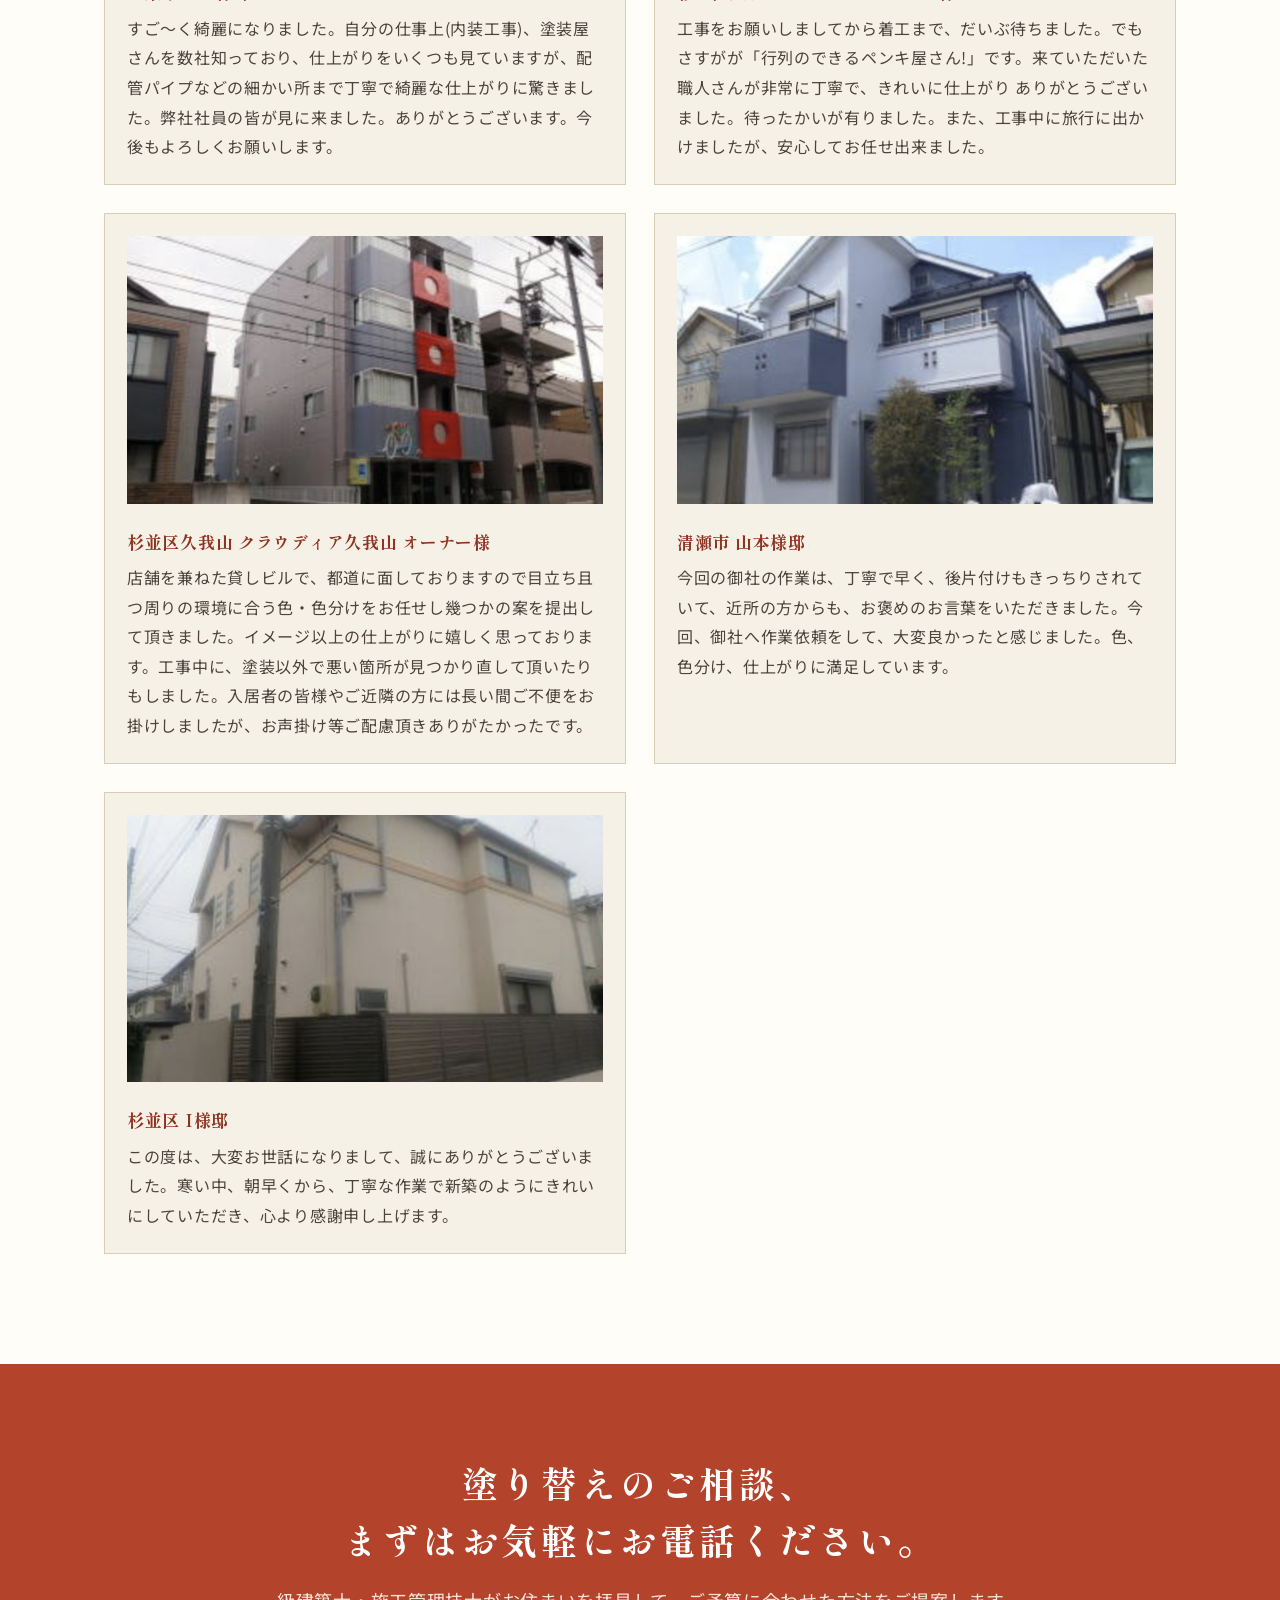
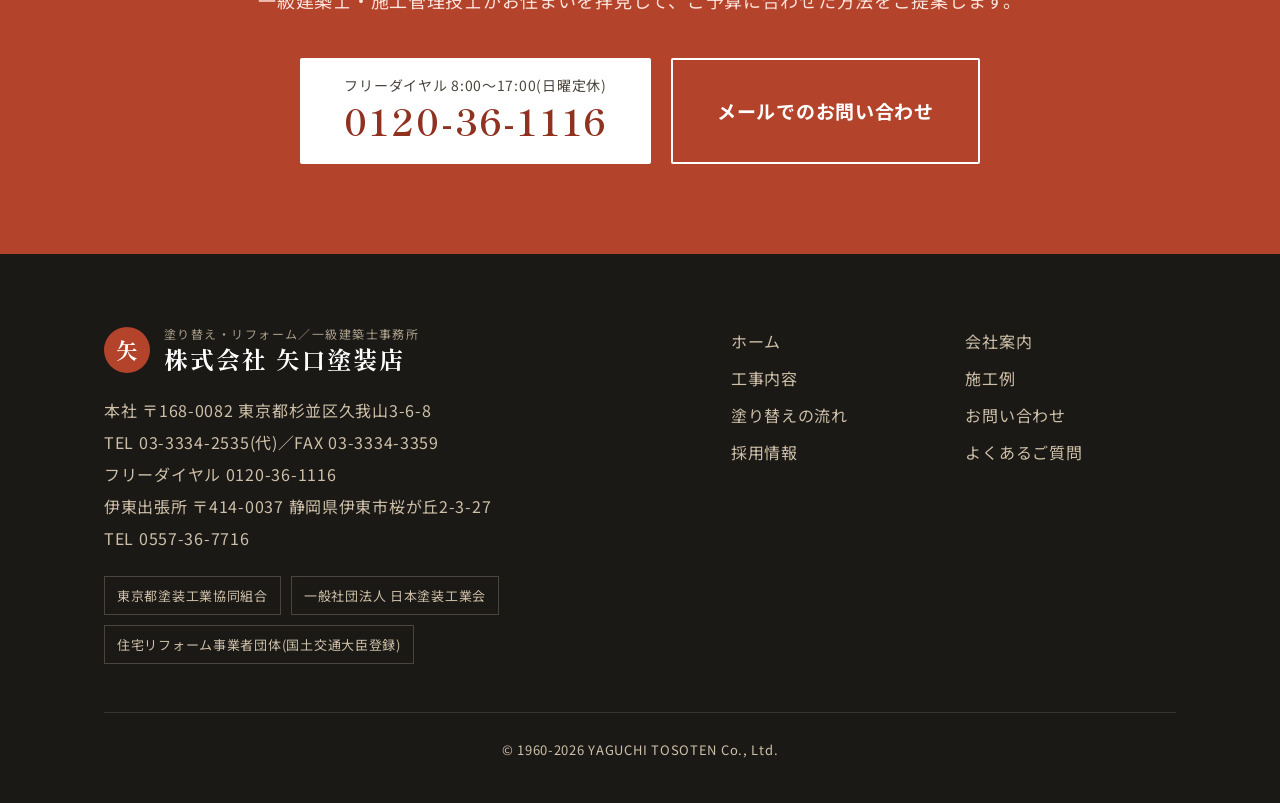
<file: works.html>
<!doctype html>
<html lang="ja">
<head>
<meta charset="utf-8">
<meta name="viewport" content="width=device-width,initial-scale=1">
<title>施工例|株式会社矢口塗装店</title>
<meta name="description" content="杉並区を中心とした矢口塗装店の施工例。施工前と施工後を切り替えてご覧いただけます。">
<meta name="robots" content="noindex,nofollow">
<link rel="preconnect" href="https://fonts.googleapis.com">
<link rel="preconnect" href="https://fonts.gstatic.com" crossorigin>
<link href="https://fonts.googleapis.com/css2?family=Noto+Sans+JP:wght@400;500;700&family=Shippori+Mincho:wght@500;700&display=swap" rel="stylesheet">
<link rel="stylesheet" href="style.css">
<script type="application/ld+json">
{"@context":"https://schema.org","@type":"HousePainter","name":"株式会社矢口塗装店","foundingDate":"1960","telephone":"03-3334-2535","address":{"@type":"PostalAddress","postalCode":"168-0082","addressRegion":"東京都","addressLocality":"杉並区","streetAddress":"久我山3-6-8"},"openingHours":"Mo-Sa 08:00-17:00","areaServed":["杉並区","東京都城西地区","関東一円","静岡県伊東市・伊豆方面"]}
</script>
</head>
<body>
<div class="demo-ribbon">ご提案用のデモサイトです(写真・お客様の声は今のホームページから掲載しています)</div>
<header class="site-header">
  <div class="wrap">
    <a class="brand" href="index.html">
      <span class="brand-mark">矢</span>
      <span class="brand-text"><small>昭和35年創業・一級建築士事務所</small><strong>株式会社 矢口塗装店</strong></span>
    </a>
    <nav class="gnav" id="gnav" aria-label="メインメニュー"><ul><li><a href="index.html">ホーム</a></li><li><a href="about.html">会社案内</a></li><li><a href="service.html">工事内容</a></li><li><a href="works.html" aria-current="page">施工例</a></li><li><a href="flow.html">塗り替えの流れ</a></li><li><a href="contact.html">お問い合わせ</a></li></ul></nav>
    <a class="header-tel" href="tel:0120361116"><small>お電話・ご相談 8:00〜17:00(日曜定休)</small><b>0120-36-1116</b></a>
    <button class="menu-btn" id="menuBtn" aria-expanded="false" aria-controls="gnav">MENU</button>
  </div>
</header>
<main>
<div class="page-head"><div class="wrap">
  <span class="en">WORKS</span><h1>施工例</h1>
  <p class="crumb"><a href="index.html">ホーム</a> ／ 施工例</p>
</div></div>
<section>
  <div class="wrap">
    <div class="sec-head"><span class="en">BEFORE / AFTER</span><h2>施工前と施工後</h2><p>写真をタップするか、下の「施工前」「施工後」のボタンで切り替えられます。スマホでもご覧いただけます。</p></div>
    <div class="works">
<article class="work">
  <div class="ba" data-ba>
    <img class="before" src="img/w1-before.jpg" alt="戸建住宅 外壁の塗り替え 施工前" loading="lazy">
    <img class="after" src="img/w1-after.jpg" alt="戸建住宅 外壁の塗り替え 施工後" loading="lazy">
    <span class="ba-label">施工前</span>
  </div>
  <div class="ba-switch"><button type="button" aria-pressed="true" data-v="0">施工前</button><button type="button" aria-pressed="false" data-v="1">施工後</button></div>
  <div class="work-body">
    <h3>戸建住宅|外壁の塗り替え</h3>
    <p>外壁の色を変えて、お住まいの印象を一新しました。</p>
  </div>
</article>
<article class="work">
  <div class="ba" data-ba>
    <img class="before" src="img/col-before.jpg" alt="コロニアル屋根 遮熱塗装 施工前" loading="lazy">
    <img class="after" src="img/col-after.jpg" alt="コロニアル屋根 遮熱塗装 施工後" loading="lazy">
    <span class="ba-label">施工前</span>
  </div>
  <div class="ba-switch"><button type="button" aria-pressed="true" data-v="0">施工前</button><button type="button" aria-pressed="false" data-v="1">施工後</button></div>
  <div class="work-body">
    <h3>コロニアル屋根|遮熱塗装</h3>
    <p>色あせて汚れた屋根を、遮熱塗料で塗り替えました。夏の屋根の熱をおさえます。</p>
  </div>
</article>
<article class="work">
  <div class="ba" data-ba>
    <img class="before" src="img/w2-before.jpg" alt="戸建住宅 外壁・軒天の塗り替え 施工前" loading="lazy">
    <img class="after" src="img/w2-after.jpg" alt="戸建住宅 外壁・軒天の塗り替え 施工後" loading="lazy">
    <span class="ba-label">施工前</span>
  </div>
  <div class="ba-switch"><button type="button" aria-pressed="true" data-v="0">施工前</button><button type="button" aria-pressed="false" data-v="1">施工後</button></div>
  <div class="work-body">
    <h3>戸建住宅|外壁・軒天の塗り替え</h3>
    <p>汚れと傷みが目立っていた外壁を、明るくきれいに仕上げました。</p>
  </div>
</article>
<article class="work">
  <div class="ba" data-ba>
    <img class="before" src="img/tin-before.jpg" alt="トタン屋根 遮熱塗装 施工前" loading="lazy">
    <img class="after" src="img/tin-after.jpg" alt="トタン屋根 遮熱塗装 施工後" loading="lazy">
    <span class="ba-label">施工前</span>
  </div>
  <div class="ba-switch"><button type="button" aria-pressed="true" data-v="0">施工前</button><button type="button" aria-pressed="false" data-v="1">施工後</button></div>
  <div class="work-body">
    <h3>トタン屋根|遮熱塗装</h3>
    <p>サビが出ていたトタン屋根を、サビを落としてから遮熱塗料で塗り替えました。</p>
  </div>
</article>
<article class="work">
  <div class="ba" data-ba>
    <img class="before" src="img/w3-before.jpg" alt="戸建住宅 外壁・破風の塗り替え 施工前" loading="lazy">
    <img class="after" src="img/w3-after.jpg" alt="戸建住宅 外壁・破風の塗り替え 施工後" loading="lazy">
    <span class="ba-label">施工前</span>
  </div>
  <div class="ba-switch"><button type="button" aria-pressed="true" data-v="0">施工前</button><button type="button" aria-pressed="false" data-v="1">施工後</button></div>
  <div class="work-body">
    <h3>戸建住宅|外壁・破風の塗り替え</h3>
    <p>外壁と破風(屋根の三角部分)を塗り替えて、すっきりした印象に。</p>
  </div>
</article>
<article class="work">
  <div class="ba" data-ba>
    <img class="before" src="img/wall-before.jpg" alt="外壁 遮熱・断熱仕上げ 施工前" loading="lazy">
    <img class="after" src="img/wall-after.jpg" alt="外壁 遮熱・断熱仕上げ 施工後" loading="lazy">
    <span class="ba-label">施工前</span>
  </div>
  <div class="ba-switch"><button type="button" aria-pressed="true" data-v="0">施工前</button><button type="button" aria-pressed="false" data-v="1">施工後</button></div>
  <div class="work-body">
    <h3>外壁|遮熱・断熱仕上げ</h3>
    <p>外壁を遮熱・断熱用の仕上げ材で仕上げました。室内が外気温の影響を受けにくくなります。</p>
  </div>
</article>
<article class="work">
  <div class="ba" data-ba>
    <img class="before" src="img/eps-before.jpg" alt="建物の階段室 湿式外断熱工法 施工前" loading="lazy">
    <img class="after" src="img/eps-after.jpg" alt="建物の階段室 湿式外断熱工法 施工後" loading="lazy">
    <span class="ba-label">施工前</span>
  </div>
  <div class="ba-switch"><button type="button" aria-pressed="true" data-v="0">施工前</button><button type="button" aria-pressed="false" data-v="1">施工後</button></div>
  <div class="work-body">
    <h3>建物の階段室|湿式外断熱工法</h3>
    <p>階段室内部の結露を防ぐため、断熱材を外側に貼り付けて専用の仕上げ材で仕上げました。</p>
  </div>
</article>
<article class="work">
  <div class="ba" data-ba>
    <img class="before" src="img/buranko-before.jpg" alt="ビル外壁 無足場工法(ブランコ) 施工前" loading="lazy">
    <img class="after" src="img/buranko-after.jpg" alt="ビル外壁 無足場工法(ブランコ) 施工後" loading="lazy">
    <span class="ba-label">施工前</span>
  </div>
  <div class="ba-switch"><button type="button" aria-pressed="true" data-v="0">施工前</button><button type="button" aria-pressed="false" data-v="1">施工後</button></div>
  <div class="work-body">
    <h3>ビル外壁|無足場工法(ブランコ)</h3>
    <p>足場が掛けられない外壁を、ロープで吊り下がるブランコ工法で塗装しました。</p>
  </div>
</article>
    </div>
    <p class="demo-note">今のホームページの施工例から一部を掲載しています。本番では、施工例のお写真をすべて移して、建物別・部位別に絞り込めるようにします。</p>
  </div>
</section>

<section class="sec-alt" id="voice">
  <div class="wrap">
    <div class="sec-head"><span class="en">VOICE</span><h2>お客様の声</h2><p>工事を終えたお客様から、うれしいお声をいただいています。</p></div>
    <div class="voices light">
<article class="voice">
  <img src="img/v-n.jpg" alt="杉並区久我山 N様邸" loading="lazy">
  <div><p class="who">杉並区久我山 N様邸</p><p>長い間悩んでいた外壁タイル面からの雨漏りも止まり、丁寧にタイルの雰囲気も損なわず仕上げていただきありがとうございました。足場が、はずれた時に、思わずバンザーイをしてしまったくらい嬉しくなりました。</p></div>
</article>
<article class="voice">
  <img src="img/v-koganei.jpg" alt="小金井市 I様邸" loading="lazy">
  <div><p class="who">小金井市 I様邸</p><p>今まで何度か塗装工事をしましたが、なかなか納得のいく結果は得られませんでした。今回はたまたま近所で矢口塗装店の工事現場を見かけ、その仕事振りから直感でここにお願いしようと決めました。実際、徹底した仕事への取組み、高い技術力がうかがわれ、今の時代こんな職人魂を持った集団が存在することに感動し、私の直感が正しかったことがしっかり証明されました。ご近所の方に家が若返りましたね。と言われました。</p></div>
</article>
<article class="voice">
  <img src="img/v-y.jpg" alt="西東京市 Y様邸" loading="lazy">
  <div><p class="who">西東京市 Y様邸</p><p>すご〜く綺麗になりました。自分の仕事上(内装工事)、塗装屋さんを数社知っており、仕上がりをいくつも見ていますが、配管パイプなどの細かい所まで丁寧で綺麗な仕上がりに驚きました。弊社社員の皆が見に来ました。ありがとうございます。今後もよろしくお願いします。</p></div>
</article>
<article class="voice">
  <img src="img/v-larosa.jpg" alt="杉並区久我山 La Rosa オーナー様" loading="lazy">
  <div><p class="who">杉並区久我山 La Rosa オーナー様</p><p>工事をお願いしましてから着工まで、だいぶ待ちました。でもさすがが「行列のできるペンキ屋さん!」です。来ていただいた職人さんが非常に丁寧で、きれいに仕上がり ありがとうございました。待ったかいが有りました。また、工事中に旅行に出かけましたが、安心してお任せ出来ました。</p></div>
</article>
<article class="voice">
  <img src="img/v-claudia.jpg" alt="杉並区久我山 クラウディア久我山 オーナー様" loading="lazy">
  <div><p class="who">杉並区久我山 クラウディア久我山 オーナー様</p><p>店舗を兼ねた貸しビルで、都道に面しておりますので目立ち且つ周りの環境に合う色・色分けをお任せし幾つかの案を提出して頂きました。イメージ以上の仕上がりに嬉しく思っております。工事中に、塗装以外で悪い箇所が見つかり直して頂いたりもしました。入居者の皆様やご近隣の方には長い間ご不便をお掛けしましたが、お声掛け等ご配慮頂きありがたかったです。</p></div>
</article>
<article class="voice">
  <img src="img/v-yamamoto.jpg" alt="清瀬市 山本様邸" loading="lazy">
  <div><p class="who">清瀬市 山本様邸</p><p>今回の御社の作業は、丁寧で早く、後片付けもきっちりされていて、近所の方からも、お褒めのお言葉をいただきました。今回、御社へ作業依頼をして、大変良かったと感じました。色、色分け、仕上がりに満足しています。</p></div>
</article>
<article class="voice">
  <img src="img/v-i.jpg" alt="杉並区 I様邸" loading="lazy">
  <div><p class="who">杉並区 I様邸</p><p>この度は、大変お世話になりまして、誠にありがとうございました。寒い中、朝早くから、丁寧な作業で新築のようにきれいにしていただき、心より感謝申し上げます。</p></div>
</article>
    </div>
  </div>
</section>
<section class="cta">
  <div class="wrap">
    <h2>塗り替えのご相談、<br>まずはお気軽にお電話ください。</h2>
    <p>一級建築士・施工管理技士がお住まいを拝見して、ご予算に合わせた方法をご提案します。</p>
    <div class="cta-row">
      <a class="btn-tel" href="tel:0120361116"><small>フリーダイヤル 8:00〜17:00(日曜定休)</small><b>0120-36-1116</b></a>
      <a class="btn-line" href="contact.html">メールでのお問い合わせ</a>
    </div>
  </div>
</section>
</main>
<footer class="site-footer">
  <div class="wrap">
    <div class="footer-grid">
      <div>
        <a class="brand" href="index.html" style="color:inherit">
          <span class="brand-mark">矢</span>
          <span class="brand-text"><small style="color:#a99d8a">塗り替え・リフォーム／一級建築士事務所</small><strong>株式会社 矢口塗装店</strong></span>
        </a>
        <address>
          本社 〒168-0082 東京都杉並区久我山3-6-8<br>
          TEL 03-3334-2535(代)／FAX 03-3334-3359<br>
          フリーダイヤル 0120-36-1116<br>
          伊東出張所 〒414-0037 静岡県伊東市桜が丘2-3-27<br>
          TEL 0557-36-7716
        </address>
        <div class="assoc"><span>東京都塗装工業協同組合</span><span>一般社団法人 日本塗装工業会</span><span>住宅リフォーム事業者団体(国土交通大臣登録)</span></div>
      </div>
      <div>
        <ul class="footer-nav">
          <li><a href="index.html">ホーム</a></li><li><a href="about.html">会社案内</a></li><li><a href="service.html">工事内容</a></li><li><a href="works.html">施工例</a></li><li><a href="flow.html">塗り替えの流れ</a></li><li><a href="contact.html">お問い合わせ</a></li>
          <li><a href="about.html#recruit">採用情報</a></li>
          <li><a href="flow.html#faq">よくあるご質問</a></li>
        </ul>
      </div>
    </div>
    <p class="copy">&copy; 1960-2026 YAGUCHI TOSOTEN Co., Ltd.</p>
  </div>
</footer>
<nav class="callbar" aria-label="お問い合わせ">
  <a href="tel:0120361116"><small>8:00〜17:00 日曜定休</small>電話で相談する</a>
  <a href="contact.html"><small>24時間受付</small>メールで相談する</a>
</nav>
<script src="script.js"></script>
<!-- Cloudflare Web Analytics --><script defer src='https://static.cloudflareinsights.com/beacon.min.js' data-cf-beacon='{"token": "66a2b055c38a48da9c19547b0177c091"}'></script><!-- End Cloudflare Web Analytics -->
</body>
</html>
</file>
<file: style.css>
/* 株式会社矢口塗装店 デモサイト — 生成り × 墨 × 朱 の和モダン */
:root{
  --paper:#f6f1e7;
  --paper-2:#efe7d6;
  --white:#fffdf8;
  --ink:#24211d;
  --ink-2:#4a443c;
  --mute:#7a7165;
  --line:#d9cdb6;
  --shu:#b4432b;      /* 朱 */
  --shu-dark:#8f3220;
  --ai:#2c3e50;       /* 藍 */
  --mincho:"Shippori Mincho","Hiragino Mincho ProN","Yu Mincho",serif;
  --gothic:"Noto Sans JP","Hiragino Kaku Gothic ProN","Yu Gothic",sans-serif;
  --wrap:1120px;
}
*{box-sizing:border-box;margin:0;padding:0}
html{scroll-behavior:smooth}
body{
  font-family:var(--gothic);
  font-size:18px;
  line-height:1.95;
  color:var(--ink);
  background:var(--paper);
  letter-spacing:.04em;
  -webkit-font-smoothing:antialiased;
}
img{max-width:100%;display:block}
a{color:inherit}
.wrap{max-width:var(--wrap);margin:0 auto;padding:0 24px}

/* ---------- header ---------- */
.site-header{
  position:sticky;top:0;z-index:50;
  background:rgba(246,241,231,.96);
  backdrop-filter:blur(6px);
  border-bottom:1px solid var(--line);
}
.site-header .wrap{max-width:1320px;display:flex;align-items:center;justify-content:space-between;gap:24px;height:84px}
.brand{display:flex;align-items:center;gap:14px;text-decoration:none}
.brand-mark{
  width:46px;height:46px;border-radius:50%;
  background:var(--shu);color:#fff;
  display:grid;place-items:center;
  font-family:var(--mincho);font-weight:700;font-size:22px;letter-spacing:0;
}
.brand-text small{display:block;white-space:nowrap;font-size:12px;color:var(--mute);letter-spacing:.12em;line-height:1.4}
.brand-text strong{display:block;white-space:nowrap;font-family:var(--mincho);font-size:24px;font-weight:700;line-height:1.3;letter-spacing:.08em}
.gnav ul{display:flex;gap:6px;list-style:none;align-items:center}
.gnav a{
  display:block;white-space:nowrap;padding:8px 14px;text-decoration:none;font-size:16px;font-weight:500;
  border-radius:4px;transition:background .2s;
}
.gnav a:hover,.gnav a[aria-current="page"]{background:var(--paper-2)}
.gnav a[aria-current="page"]{color:var(--shu-dark)}
.header-tel{
  white-space:nowrap;display:flex;flex-direction:column;align-items:flex-end;text-decoration:none;line-height:1.3;
}
.header-tel small{font-size:12px;color:var(--mute)}
.header-tel b{font-family:var(--mincho);font-size:26px;color:var(--shu-dark);letter-spacing:.04em}
.menu-btn{display:none;background:none;border:1px solid var(--ink);border-radius:4px;width:52px;height:44px;font-size:13px;font-weight:700;cursor:pointer;color:var(--ink)}

/* ---------- hero ---------- */
.hero{position:relative;overflow:hidden;background:var(--ink);color:#fff}
.hero-art{position:absolute;inset:0}
.hero-art svg{width:100%;height:100%;display:block}
.hero .wrap{position:relative;padding:110px 24px 120px;min-height:620px;display:flex;flex-direction:column;justify-content:center}
.hero-kicker{
  display:inline-flex;align-items:center;gap:12px;font-size:16px;letter-spacing:.2em;margin-bottom:28px;color:#f3e5cf
}
.hero-kicker::before{content:"";width:40px;height:1px;background:#f3e5cf}
.hero h1{
  font-family:var(--mincho);font-weight:700;
  font-size:clamp(34px,5.4vw,62px);line-height:1.45;letter-spacing:.1em;
  text-shadow:0 2px 18px rgba(0,0,0,.35);
}
.hero h1 em{font-style:normal;color:#f0b49f}
.hero p.lead{margin-top:28px;font-size:19px;max-width:560px;color:#f3ece0}
.hero-badges{display:flex;flex-wrap:wrap;gap:12px;margin-top:40px}
.hero-badges span{
  border:1px solid rgba(255,255,255,.55);padding:10px 18px;font-size:15px;border-radius:2px;background:rgba(0,0,0,.18)
}
.hero-seal{
  position:absolute;right:9%;top:70px;width:150px;height:150px;border-radius:50%;
  border:2px solid #f0b49f;color:#f0b49f;display:grid;place-items:center;text-align:center;
  font-family:var(--mincho);line-height:1.35;transform:rotate(-8deg)
}
.hero-seal b{display:block;font-size:40px;letter-spacing:0}
.hero-seal span{font-size:14px;letter-spacing:.15em}

/* ---------- section ---------- */
section{padding:110px 0}
.sec-alt{background:var(--white)}
.sec-dark{background:var(--ink);color:#f3ece0}
.sec-head{text-align:center;margin-bottom:64px}
.sec-head .en{display:block;font-size:13px;letter-spacing:.35em;color:var(--shu);margin-bottom:12px;font-weight:700}
.sec-dark .sec-head .en{color:#f0b49f}
.sec-head h2{font-family:var(--mincho);font-size:clamp(28px,3.6vw,40px);font-weight:700;letter-spacing:.12em;line-height:1.5}
.sec-head p{margin-top:20px;color:var(--ink-2)}
.sec-dark .sec-head p{color:#d8cfc0}

/* 想い */
.intro{display:grid;grid-template-columns:1fr 1fr;gap:72px;align-items:center}
.intro h2{font-family:var(--mincho);font-size:clamp(28px,3.4vw,38px);line-height:1.7;letter-spacing:.1em;margin-bottom:28px}
.intro p+p{margin-top:18px}
.sign{margin-top:32px;font-family:var(--mincho);font-size:20px;text-align:right}

/* photo placeholder */
.photo{
  position:relative;background:#c9b896;border:10px solid var(--white);
  box-shadow:0 18px 40px rgba(60,45,25,.18);
}
.photo-inner{aspect-ratio:4/3;display:grid;place-items:center;text-align:center;
  background:
   repeating-linear-gradient(45deg,rgba(255,255,255,.06) 0 12px,transparent 12px 24px),
   linear-gradient(160deg,#8d7a5a,#5b4b35);
  color:#f5ecd9;padding:24px;font-size:15px;line-height:1.7}
.photo-inner b{display:block;font-family:var(--mincho);font-size:20px;margin-bottom:6px}
.photo figcaption{background:var(--white);padding:12px 4px 0;font-size:15px;color:var(--ink-2);text-align:center}
.photo.tilt{transform:rotate(-2deg)}

/* 強み */
.points{display:grid;grid-template-columns:repeat(2,1fr);gap:28px}
.point{background:var(--paper);border:1px solid var(--line);padding:40px 36px;position:relative}
.sec-alt .point{background:var(--paper)}
.point .kanji{
  position:absolute;right:24px;top:18px;font-family:var(--mincho);font-size:64px;line-height:1;color:rgba(180,67,43,.12);font-weight:700
}
.point h3{font-family:var(--mincho);font-size:24px;line-height:1.6;margin-bottom:14px;letter-spacing:.08em;padding-right:60px}
.point h3::before{content:"";display:block;width:32px;height:3px;background:var(--shu);margin-bottom:18px}
.point p{color:var(--ink-2)}

/* 歩み */
.timeline{position:relative;max-width:820px;margin:0 auto;list-style:none}
.timeline::before{content:"";position:absolute;left:150px;top:8px;bottom:8px;width:1px;background:rgba(243,236,224,.35)}
.timeline li{display:grid;grid-template-columns:150px 1fr;gap:40px;padding:0 0 44px;position:relative}
.timeline li::after{content:"";position:absolute;left:144px;top:12px;width:13px;height:13px;border-radius:50%;background:#f0b49f}
.timeline .year{font-family:var(--mincho);text-align:right;padding-right:28px;line-height:1.5}
.timeline .year b{display:block;font-size:26px;color:#fff}
.timeline .year small{font-size:14px;color:#cdbfa8}
.timeline h3{font-family:var(--mincho);font-size:21px;color:#fff;margin-bottom:6px;letter-spacing:.08em}
.timeline p{color:#d8cfc0;font-size:17px}

/* 工事内容 */
.services{display:grid;grid-template-columns:repeat(3,1fr);gap:24px}
.service{background:var(--white);border-top:4px solid var(--shu);padding:34px 30px;box-shadow:0 6px 20px rgba(60,45,25,.06)}
.service .ico{width:56px;height:56px;margin-bottom:18px}
.service h3{font-family:var(--mincho);font-size:22px;margin-bottom:10px;letter-spacing:.08em}
.service p{font-size:17px;color:var(--ink-2)}

/* 施工例 before/after */
.works{display:grid;grid-template-columns:repeat(2,1fr);gap:40px}
.work{background:var(--white);border:1px solid var(--line)}
.ba{position:relative;aspect-ratio:4/3;overflow:hidden;cursor:pointer;background:#ddd}
.ba svg{position:absolute;inset:0;width:100%;height:100%;transition:opacity .5s}
.ba .after{opacity:0}
.ba.on .after{opacity:1}
.ba-label{position:absolute;left:14px;top:14px;background:var(--ink);color:#fff;font-size:14px;padding:4px 14px;letter-spacing:.15em}
.ba.on .ba-label{background:var(--shu)}
.ba-switch{display:flex;border-top:1px solid var(--line)}
.ba-switch button{
  flex:1;padding:14px;border:0;background:var(--paper);font:inherit;font-size:16px;font-weight:700;cursor:pointer;color:var(--ink-2)
}
.ba-switch button[aria-pressed="true"]{background:var(--ink);color:#fff}
.work-body{padding:22px 26px 28px}
.work-body h3{font-family:var(--mincho);font-size:21px;letter-spacing:.06em}
.work-body dl{display:grid;grid-template-columns:auto 1fr;gap:4px 16px;margin-top:10px;font-size:16px;color:var(--ink-2)}
.work-body dt{color:var(--mute)}

/* 流れ */
.flow{list-style:none;max-width:860px;margin:0 auto;counter-reset:f}
.flow li{display:grid;grid-template-columns:96px 1fr;gap:28px;background:var(--white);border:1px solid var(--line);padding:30px 34px;margin-bottom:18px;position:relative}
.flow li:not(:last-child)::after{content:"";position:absolute;left:78px;bottom:-19px;border:10px solid transparent;border-top-color:var(--shu)}
.flow .step{font-family:var(--mincho);text-align:center;color:var(--shu);line-height:1.2}
.flow .step span{display:block;font-size:13px;letter-spacing:.2em}
.flow .step b{font-size:44px}
.flow h3{font-family:var(--mincho);font-size:22px;margin-bottom:6px;letter-spacing:.06em}
.flow p{color:var(--ink-2);font-size:17px}

/* table */
.info{width:100%;border-collapse:collapse;background:var(--white);font-size:17px}
.info th,.info td{border-bottom:1px solid var(--line);padding:20px 24px;text-align:left;vertical-align:top}
.info th{width:26%;background:var(--paper-2);font-weight:700;font-family:var(--mincho);letter-spacing:.08em}

/* area */
.area{display:grid;grid-template-columns:1.1fr 1fr;gap:56px;align-items:center}
.area ul{list-style:none;display:flex;flex-wrap:wrap;gap:10px;margin-top:20px}
.area li{border:1px solid var(--line);background:var(--white);padding:6px 16px;font-size:16px}
.map-box{background:var(--white);border:1px solid var(--line);padding:20px}

/* note / placeholder */
.demo-note{
  border:2px dashed var(--shu);background:#fbefe9;color:var(--shu-dark);
  padding:18px 22px;font-size:15px;line-height:1.8;margin-top:28px
}

/* faq */
.faq{max-width:860px;margin:0 auto}
.faq details{background:var(--white);border:1px solid var(--line);margin-bottom:14px}
.faq summary{cursor:pointer;padding:22px 56px 22px 28px;font-weight:700;position:relative;list-style:none;font-size:18px}
.faq summary::-webkit-details-marker{display:none}
.faq summary::before{content:"Q";font-family:var(--mincho);color:var(--shu);font-size:24px;margin-right:14px}
.faq summary::after{content:"+";position:absolute;right:26px;top:16px;font-size:28px;color:var(--shu)}
.faq details[open] summary::after{content:"−"}
.faq .a{padding:0 28px 24px 66px;color:var(--ink-2)}

/* CTA */
.cta{background:var(--shu);color:#fff;text-align:center;padding:90px 0}
.cta h2{font-family:var(--mincho);font-size:clamp(26px,3.4vw,36px);letter-spacing:.1em;line-height:1.6}
.cta p{margin-top:14px;color:#fbe3da}
.cta-row{display:flex;justify-content:center;gap:20px;flex-wrap:wrap;margin-top:40px}
.btn-tel{
  display:inline-flex;flex-direction:column;align-items:center;background:#fff;color:var(--shu-dark);
  padding:18px 44px;text-decoration:none;border-radius:2px;line-height:1.4
}
.btn-tel small{font-size:14px;color:var(--ink-2)}
.btn-tel b{font-family:var(--mincho);font-size:36px;letter-spacing:.06em}
.btn-line{
  display:inline-flex;align-items:center;justify-content:center;border:2px solid #fff;color:#fff;
  padding:18px 44px;text-decoration:none;font-weight:700;font-size:19px;border-radius:2px;min-width:300px
}
.btn-line:hover{background:rgba(255,255,255,.12)}
.btn{
  display:inline-block;background:var(--ink);color:#fff;text-decoration:none;padding:16px 40px;font-weight:700;border-radius:2px;letter-spacing:.1em
}
.btn:hover{background:var(--shu-dark)}
.center{text-align:center;margin-top:52px}

/* page head */
.page-head{background:var(--ink);color:#fff;padding:90px 0 80px;position:relative;overflow:hidden}
.page-head::after{
  content:"";position:absolute;right:-60px;top:-60px;width:300px;height:300px;border-radius:50%;border:40px solid rgba(240,180,159,.12)
}
.page-head .en{font-size:13px;letter-spacing:.35em;color:#f0b49f;font-weight:700}
.page-head h1{font-family:var(--mincho);font-size:clamp(30px,4vw,44px);letter-spacing:.14em;margin-top:8px}
.crumb{font-size:14px;color:#cdbfa8;margin-top:12px}
.crumb a{color:#cdbfa8}

/* form */
.form{max-width:760px;margin:0 auto;background:var(--white);border:1px solid var(--line);padding:48px}
.form label{display:block;font-weight:700;margin:22px 0 8px}
.form label .req{background:var(--shu);color:#fff;font-size:12px;padding:2px 8px;margin-left:10px;border-radius:2px}
.form input,.form select,.form textarea{
  width:100%;font:inherit;font-size:18px;padding:14px 16px;border:1px solid #bfb39c;background:#fff;border-radius:2px
}
.form textarea{min-height:180px}
.form .chips{display:flex;flex-wrap:wrap;gap:10px}
.form .chips label{display:flex;align-items:center;gap:8px;margin:0;font-weight:500;border:1px solid var(--line);padding:8px 16px;background:var(--paper);cursor:pointer}
.form .chips input{width:auto}
.form button{margin-top:34px;width:100%;padding:20px;font:inherit;font-size:20px;font-weight:700;background:var(--shu);color:#fff;border:0;cursor:pointer;letter-spacing:.2em}

/* footer */
.site-footer{background:#1b1916;color:#cdbfa8;padding:72px 0 40px;font-size:16px}
.footer-grid{display:grid;grid-template-columns:1.3fr 1fr;gap:48px}
.site-footer .brand-text strong{color:#fff}
.site-footer address{font-style:normal;margin-top:20px;line-height:2}
.footer-nav{list-style:none;display:grid;grid-template-columns:1fr 1fr;gap:6px 24px}
.footer-nav a{text-decoration:none}
.footer-nav a:hover{color:#fff}
.assoc{display:flex;flex-wrap:wrap;gap:10px;margin-top:22px}
.assoc span{border:1px solid #4a443c;padding:6px 12px;font-size:13px}
.copy{border-top:1px solid #3a352f;margin-top:48px;padding-top:24px;font-size:13px;text-align:center}

/* mobile call bar */
.callbar{display:none}

/* demo ribbon */
.demo-ribbon{background:#1b1916;color:#f0b49f;text-align:center;font-size:13px;padding:6px 12px;letter-spacing:.08em}

/* ---------- responsive ---------- */
@media (max-width:1300px){
  .header-tel{display:none}
}
@media (max-width:860px){
  body{font-size:17px}
  .menu-btn{display:block}
  .gnav{position:fixed;inset:84px 0 auto 0;background:var(--paper);border-bottom:1px solid var(--line);display:none}
  .gnav.open{display:block}
  .gnav ul{flex-direction:column;align-items:stretch;padding:12px 20px 24px;gap:0}
  .gnav a{padding:16px 8px;border-bottom:1px solid var(--line);font-size:18px;border-radius:0}
  section{padding:76px 0}
  .intro,.area,.footer-grid{grid-template-columns:1fr;gap:44px}
  .points,.works{grid-template-columns:1fr}
  .services{grid-template-columns:1fr}
  .hero .wrap{min-height:560px;padding:80px 20px 150px}
  .hero-seal{display:none}
  .brand-text strong{font-size:20px}
  .brand-text small{font-size:11px}
  .brand-mark{width:40px;height:40px;font-size:19px}
  .timeline::before{left:96px}
  .timeline li{grid-template-columns:96px 1fr;gap:26px}
  .timeline li::after{left:90px}
  .timeline .year{padding-right:16px}
  .timeline .year b{font-size:20px}
  .flow li{grid-template-columns:64px 1fr;gap:18px;padding:24px 22px}
  .flow li:not(:last-child)::after{left:44px}
  .flow .step b{font-size:34px}
  .info th,.info td{display:block;width:100%}
  .info th{padding-bottom:8px}
  .form{padding:30px 22px}
  .wrap{padding:0 16px}
  .callbar{
    display:grid;grid-template-columns:1fr 1fr;position:fixed;left:0;right:0;bottom:0;z-index:60;
    box-shadow:0 -4px 16px rgba(0,0,0,.15)
  }
  .callbar a{padding:14px 8px;text-align:center;text-decoration:none;font-weight:700;font-size:16px;line-height:1.3}
  .callbar a:first-child{background:var(--shu);color:#fff}
  .callbar a:last-child{background:var(--ink);color:#fff}
  .callbar small{display:block;font-size:11px;font-weight:500;opacity:.85}
  body{padding-bottom:64px}
  .btn-line{min-width:0;width:100%}
  .btn-tel{width:100%}
}

/* ---------- 実写真 ---------- */
.photo img{width:100%;aspect-ratio:4/3;object-fit:cover}
.ba img{position:absolute;inset:0;width:100%;height:100%;object-fit:cover;transition:opacity .5s}
.work-body p{margin-top:8px;font-size:16px;color:var(--ink-2);line-height:1.8}
.voices{display:grid;grid-template-columns:repeat(2,1fr);gap:28px}
.voice{display:grid;grid-template-columns:180px 1fr;gap:22px;background:rgba(255,255,255,.06);border:1px solid rgba(243,236,224,.18);padding:22px}
.voice img{width:180px;height:140px;object-fit:cover}
.voice .who{font-family:var(--mincho);font-weight:700;font-size:17px;color:#f0b49f;margin-bottom:6px}
.voice p{font-size:16px;line-height:1.85}
.voices.light .voice{background:var(--paper);border-color:var(--line)}
.voices.light .who{color:var(--shu-dark)}
.voices.light p{color:var(--ink-2)}
.history-photos{display:grid;grid-template-columns:1.4fr 1fr;gap:28px;max-width:820px;margin:20px auto 0}
.history-photos figure,.duo figure{background:#fffdf8;padding:10px;box-shadow:0 14px 30px rgba(0,0,0,.25)}
.history-photos img{width:100%;height:260px;object-fit:cover;filter:sepia(.25)}
.history-photos figcaption,.duo figcaption{color:var(--ink-2);font-size:14px;text-align:center;padding-top:8px}
.duo{display:grid;grid-template-columns:1fr 1fr;gap:20px}
.duo img{width:100%;aspect-ratio:4/3;object-fit:cover}
.duo-cap{grid-column:1/-1;text-align:center;font-size:14px;color:var(--mute)}
.duo.office{max-width:760px;margin:0 auto 40px}
.pt-img{width:100%;aspect-ratio:16/9;object-fit:cover;margin:4px 0 16px}
@media (max-width:860px){
  .voices{grid-template-columns:1fr}
  .voice{grid-template-columns:1fr}
  .voice img{width:100%;height:auto;aspect-ratio:4/3}
  .history-photos{grid-template-columns:1fr}
}
.voice{grid-template-columns:1fr;align-content:start}
.voice img{width:100%;height:auto;aspect-ratio:16/9}
</file>
